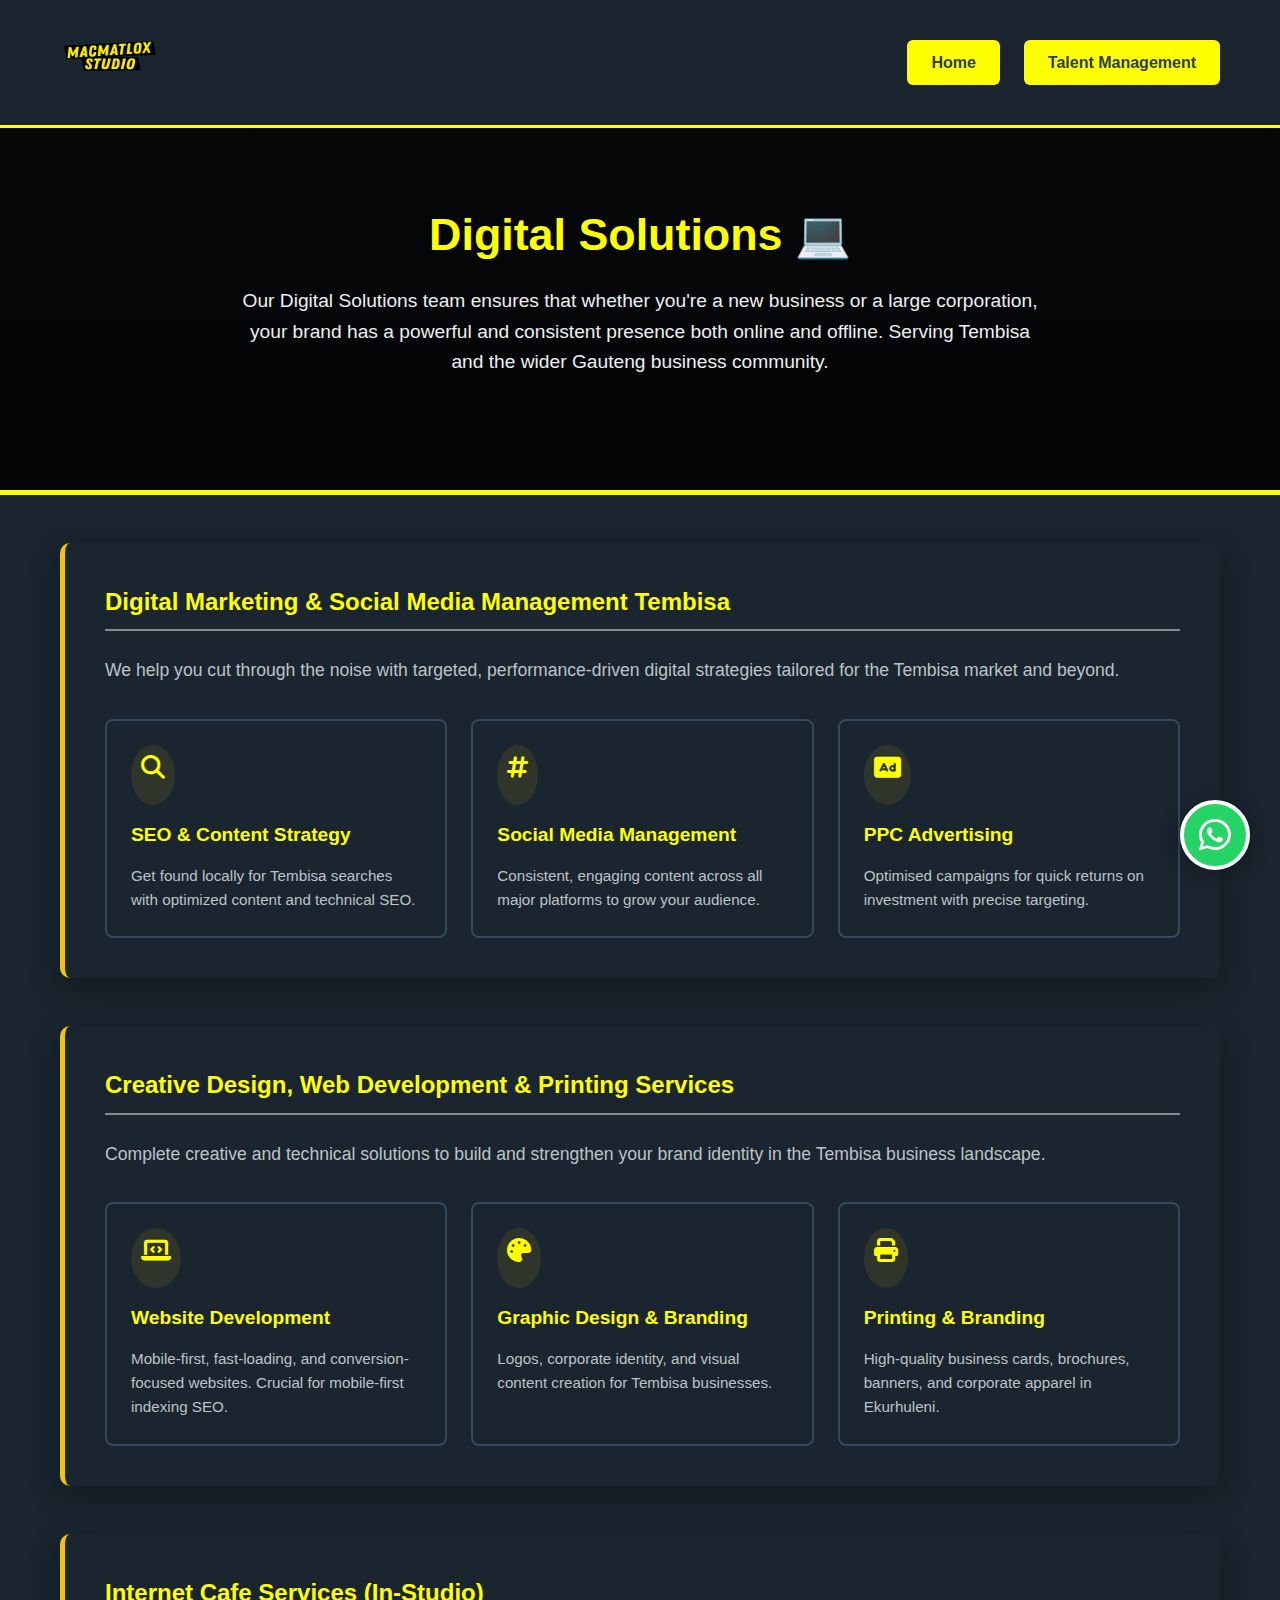
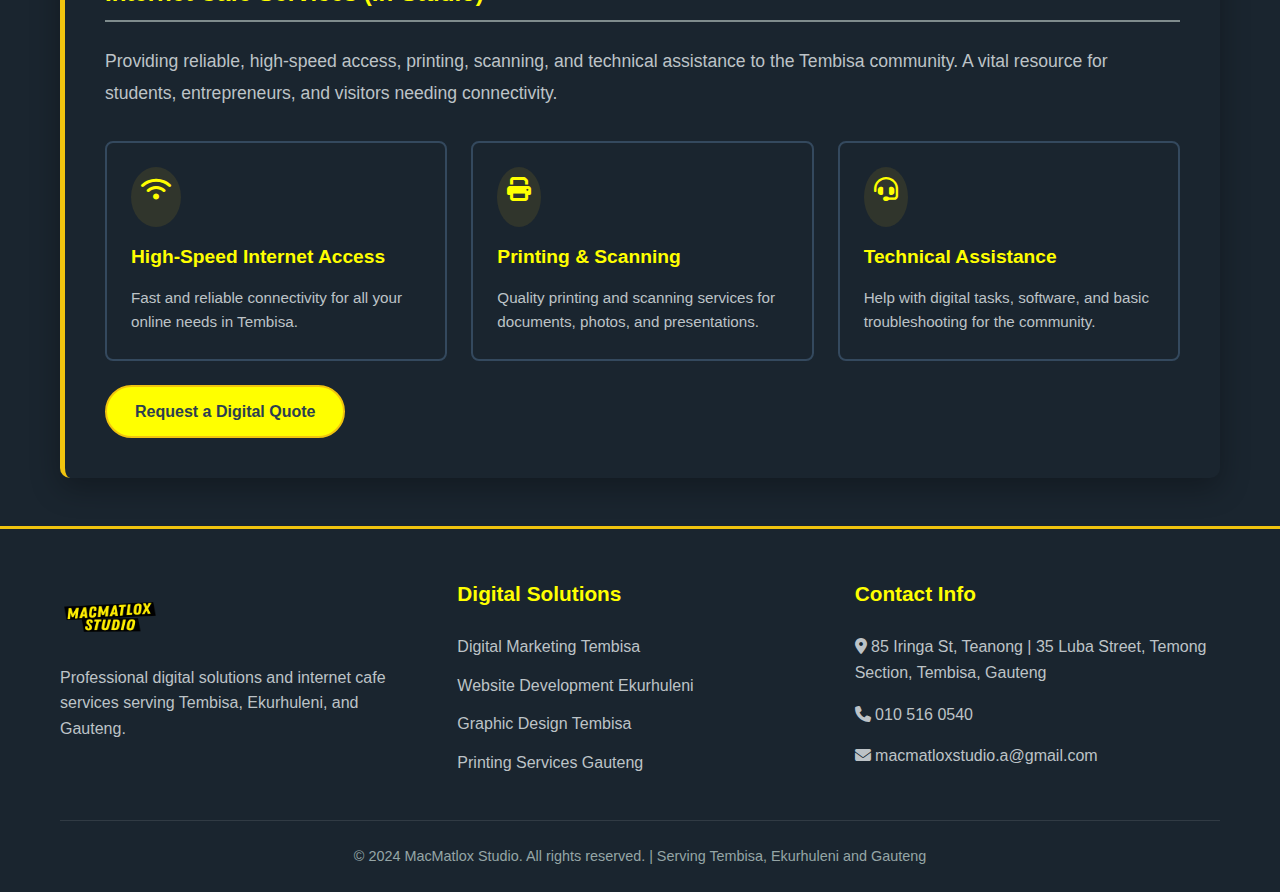
<file: digital.html>
<!DOCTYPE html>
<html lang="en">
<head>
    <meta charset="UTF-8">
    <meta name="viewport" content="width=device-width, initial-scale=1.0">
    
    <!-- SEO Meta Data for Digital Solutions -->
    <title>Digital Marketing, Website Development & Branding Agency in Tembisa | MacMatlox Studio</title>
    <meta name="description" content="Custom Digital Solutions: Social Media Management, SEO, Website Development, Graphic Design, Printing, and Internet Cafe Services for Tembisa businesses.">
    
    <link rel="stylesheet" href="https://cdnjs.cloudflare.com/ajax/libs/font-awesome/6.4.0/css/all.min.css">
    <style>
        * {
            margin: 0;
            padding: 0;
            box-sizing: border-box;
            font-family: 'Segoe UI', Tahoma, Geneva, Verdana, sans-serif;
        }
        
        body {
            background-color: #1a252f;; /* Dark gray/slate */
            color: #ecf0f1;
            line-height: 1.6;
        }
        
        .container {
            max-width: 1200px;
            margin: 0 auto;
            padding: 0 20px;
        }
        
        /* Header & Navigation */
        header {
            background: linear-gradient(135deg, #1a252f 0%, #1a252f 100%);
            color: white;
            padding: 1rem 0;
            position: sticky;
            top: 0;
            z-index: 1000;
            box-shadow: 0 4px 12px rgba(0, 0, 0, 0.1);
            border-bottom: 3px solid yellow; /* Yellow accent */
        }
        
        .header-container {
            display: flex;
            justify-content: space-between;
            align-items: center;
        }
        
        .logo {
            font-size: 1.8rem;
            font-weight: 700;
            color: yellow; /* Yellow */
            display: flex;
            align-items: center;
        }
        
        .logo img {
            border-radius: 5px;
        }
        
        nav ul {
            display: flex;
            list-style: none;
        }
        
        nav ul li {
            margin-left: 1.5rem;
        }
        
        nav ul li a {
            color: white;
            text-decoration: none;
            font-weight: 500;
            transition: all 0.3s;
            padding: 8px 15px;
            border-radius: 4px;
        }
        
        nav ul li a:hover {
            color: yellow; /* Yellow */
            background-color: rgba(241, 196, 15, 0.1);
        }
        
        .nav-button {
            background: yellow; /* Yellow */
            color: #2c3e50; /* Dark slate */
            padding: 0.6rem 1.5rem;
            border-radius: 6px;
            font-weight: 600;
            border: none;
            cursor: pointer;
            transition: all 0.3s;
            text-decoration: none;
            display: inline-block;
        }
        
        .nav-button:hover {
            background: yellow;
            transform: translateY(-2px);
        }
        
        /* Hero Section */
        .hero {
            background: linear-gradient(rgba(0, 0, 0, 0.8), rgba(0, 0, 0, 0.9)), 
                        url('https://images.unsplash.com/photo-1551288049-bebda4e38f71?ixlib=rb-1.2.1&auto=format&fit=crop&w=1350&q=80');
            background-size: cover;
            background-position: center;
            color: white;
            padding: 5rem 0;
            text-align: center;
            margin-bottom: 3rem;
            border-bottom: 5px solid yellow;
        }
        
        .hero h1 {
            font-size: 2.8rem;
            margin-bottom: 1.5rem;
            line-height: 1.2;
            color: yellow; /* Yellow */
        }
        
        .hero p {
            font-size: 1.2rem;
            max-width: 800px;
            margin: 0 auto 2rem;
            color: #ecf0f1;
        }
        
        /* Main Content Sections */
        .section {
            background: linear-gradient(145deg, #1a252f, #1a252f,); /* Gray slate gradient */
            border-radius: 10px;
            padding: 2.5rem;
            margin-bottom: 3rem;
            box-shadow: 0 10px 30px rgba(0, 0, 0, 0.3);
            border-left: 5px solid #f1c40f; /* Yellow accent */
        }
        
        .section h2 {
            color: yellow; /* Yellow */
            margin-bottom: 1.5rem;
            padding-bottom: 0.5rem;
            border-bottom: 2px solid #7f8c8d; /* Gray */
        }
        
        .intro {
            font-size: 1.1rem;
            color: #bdc3c7; /* Light gray */
            margin-bottom: 2rem;
            line-height: 1.8;
        }
        
        /* Services Grid */
        .services-grid {
            display: grid;
            grid-template-columns: repeat(auto-fill, minmax(280px, 1fr));
            gap: 1.5rem;
            margin-top: 1.5rem;
        }
        
        .service-card {
            background: #1a252f;; /* Dark slate */
            padding: 1.5rem;
            border-radius: 8px;
            border: 2px solid #34495e; /* Medium gray */
            transition: all 0.3s;
            color: #ecf0f1;
        }
        
        .service-card:hover {
            border-color: yellow; /* Yellow on hover */
            transform: translateY(-5px);
            box-shadow: 0 10px 20px rgba(241, 196, 15, 0.2);
        }
        
        .service-card h3 {
            color: yellow; /* Yellow */
            margin-bottom: 0.8rem;
            font-size: 1.2rem;
        }
        
        .service-card p {
            color: #bdc3c7; /* Light gray */
            font-size: 0.95rem;
        }
        
        .service-card i {
            font-size: 1.5rem;
            margin-bottom: 1rem;
            color: yellow; /* Yellow */
        }
        
        /* CTA Buttons */
        .cta-button {
            display: inline-block;
            background-color: yellow; /* Yellow */
            color: #2c3e50; /* Dark slate */
            padding: 12px 28px;
            border-radius: 50px;
            text-decoration: none;
            font-weight: 700;
            margin-top: 1.5rem;
            transition: all 0.3s;
            border: 2px solid #f1c40f;
        }
        
        .cta-button:hover {
            background-color: transparent;
            color: yellow;
            transform: translateY(-3px);
            box-shadow: 0 5px 15px rgba(241, 196, 15, 0.4);
        }
        
        /* Footer */
        footer {
            background-color: #1a252f;
            color: white;
            padding: 3rem 0 1.5rem;
            margin-top: 3rem;
            border-top: 3px solid #f1c40f;
        }
        
        .footer-container {
            display: grid;
            grid-template-columns: repeat(auto-fit, minmax(250px, 1fr));
            gap: 2rem;
            margin-bottom: 2rem;
        }
        
        .footer-column h3 {
            color: yellow;
            margin-bottom: 1.5rem;
            font-size: 1.3rem;
        }
        
        .footer-column ul {
            list-style: none;
        }
        
        .footer-column ul li {
            margin-bottom: 0.8rem;
        }
        
        .footer-column ul li a {
            color: #bdc3c7;
            text-decoration: none;
            transition: color 0.3s;
        }
        
        .footer-column ul li a:hover {
            color: yellow;
        }
        
        .footer-column p {
            color: #bdc3c7;
            margin-bottom: 1rem;
        }
        
        .copyright {
            text-align: center;
            padding-top: 1.5rem;
            border-top: 1px solid rgba(255, 255, 255, 0.1);
            color: #95a5a6;
            font-size: 0.9rem;
        }
        
        /* Responsive Design */
        @media (max-width: 768px) {
            .header-container {
                flex-direction: column;
                text-align: center;
            }
            
            nav ul {
                margin-top: 1rem;
                flex-wrap: wrap;
                justify-content: center;
            }
            
            nav ul li {
                margin: 0.5rem;
            }
            
            .hero h1 {
                font-size: 2.2rem;
            }
            
            .hero p {
                font-size: 1rem;
            }
            
            .section {
                padding: 1.5rem;
            }
        }
        
        @media (max-width: 480px) {
            .hero {
                padding: 3rem 0;
            }
            
            .hero h1 {
                font-size: 1.8rem;
            }
            
            .services-grid {
                grid-template-columns: 1fr;
            }
        }
        
        /* Additional styling for Digital Solutions */
        .icon-highlight {
            background: rgba(241, 196, 15, 0.1);
            padding: 10px;
            border-radius: 50%;
            display: inline-block;
            margin-bottom: 15px;
        }

             
    /* WhatsApp Floating Button */
.whatsapp-float {
    position: fixed;
    bottom: 30px;
    right: 30px;
    width: 70px;
    height: 70px;
    background-color: #25D366;
    border-radius: 50%;
    display: flex;
    align-items: center;
    justify-content: center;
    box-shadow: 0 4px 20px rgba(0, 0, 0, 0.3);
    z-index: 9999;
    cursor: pointer;
    transition: all 0.3s ease;
    text-decoration: none;
    animation: whatsapp-pulse 2s infinite;
    border: 4px solid white;
}

.whatsapp-float:hover {
    transform: scale(1.1);
    box-shadow: 0 6px 25px rgba(37, 211, 102, 0.5);
    background-color: #128C7E;
}

.whatsapp-float i {
    font-size: 36px;
    color: white;
}

/* WhatsApp icon pulse animation */
@keyframes whatsapp-pulse {
    0% {
        box-shadow: 0 0 0 0 rgba(37, 211, 102, 0.7);
    }
    70% {
        box-shadow: 0 0 0 15px rgba(37, 211, 102, 0);
    }
    100% {
        box-shadow: 0 0 0 0 rgba(37, 211, 102, 0);
    }
}

/* WhatsApp Tooltip */
.whatsapp-tooltip {
    position: fixed;
    bottom: 110px;
    right: 30px;
    background-color: #075E54;
    color: white;
    padding: 10px 15px;
    border-radius: 8px;
    font-size: 14px;
    font-weight: 500;
    white-space: nowrap;
    z-index: 9998;
    opacity: 0;
    transform: translateY(10px);
    transition: all 0.3s ease;
    pointer-events: none;
    box-shadow: 0 4px 15px rgba(0, 0, 0, 0.2);
}

.whatsapp-tooltip:after {
    content: '';
    position: absolute;
    bottom: -8px;
    right: 20px;
    width: 0;
    height: 0;
    border-left: 8px solid transparent;
    border-right: 8px solid transparent;
    border-top: 8px solid #075E54;
}

.whatsapp-float:hover + .whatsapp-tooltip,
.whatsapp-tooltip.show {
    opacity: 1;
    transform: translateY(0);
}
    </style>
</head>
<body>
    <!-- Header & Navigation -->
    <header>
        <div class="container header-container">
            <div class="logo">
               <a href="https://obrey-matlou.github.io/MacMatloxStudio_Website/Index.html"><img src="assets/logo.avif" height="80px" width="100px" alt="MacMatlox Studio Logo"></a> 
            </div>
            <nav>
                <ul>
                    <li><a href="https://obrey-matlou.github.io/MacMatloxStudio_Website/Index.html" class="nav-button">Home</a></li>
                    <li><a href="https://obrey-matlou.github.io/MacMatloxStudio_Website/Talent.html" class="nav-button">Talent Management</a></li>
                </ul>
            </nav>
        </div>
    </header>

    <!-- Hero Section -->
    <section class="hero">
        <div class="container">
            <h1>Digital Solutions 💻</h1>
            <p>Our Digital Solutions team ensures that whether you're a new business or a large corporation, your brand has a powerful and consistent presence both online and offline. Serving Tembisa and the wider Gauteng business community.</p>
        </div>
    </section>

    <!-- Main Content -->
    <div class="container">
        <!-- Section 1: Digital Marketing & Online Presence -->
        <section class="section">
            <h2>Digital Marketing & Social Media Management Tembisa</h2>
            <p class="intro">We help you cut through the noise with targeted, performance-driven digital strategies tailored for the Tembisa market and beyond.</p>
            
            <div class="services-grid">
                <div class="service-card">
                    <div class="icon-highlight">
                        <i class="fas fa-search"></i>
                    </div>
                    <h3>SEO & Content Strategy</h3>
                    <p>Get found locally for Tembisa searches with optimized content and technical SEO.</p>
                </div>
                <div class="service-card">
                    <div class="icon-highlight">
                        <i class="fas fa-hashtag"></i>
                    </div>
                    <h3>Social Media Management</h3>
                    <p>Consistent, engaging content across all major platforms to grow your audience.</p>
                </div>
                <div class="service-card">
                    <div class="icon-highlight">
                        <i class="fas fa-ad"></i>
                    </div>
                    <h3>PPC Advertising</h3>
                    <p>Optimised campaigns for quick returns on investment with precise targeting.</p>
                </div>
            </div>
        </section>
        
        <!-- Section 2: Design, Print, & Development -->
        <section class="section">
            <h2>Creative Design, Web Development & Printing Services</h2>
            <p class="intro">Complete creative and technical solutions to build and strengthen your brand identity in the Tembisa business landscape.</p>
            
            <div class="services-grid">
                <div class="service-card">
                    <div class="icon-highlight">
                        <i class="fas fa-laptop-code"></i>
                    </div>
                    <h3>Website Development</h3>
                    <p>Mobile-first, fast-loading, and conversion-focused websites. Crucial for mobile-first indexing SEO.</p>
                </div>
                <div class="service-card">
                    <div class="icon-highlight">
                        <i class="fas fa-palette"></i>
                    </div>
                    <h3>Graphic Design & Branding</h3>
                    <p>Logos, corporate identity, and visual content creation for Tembisa businesses.</p>
                </div>
                <div class="service-card">
                    <div class="icon-highlight">
                        <i class="fas fa-print"></i>
                    </div>
                    <h3>Printing & Branding</h3>
                    <p>High-quality business cards, brochures, banners, and corporate apparel in Ekurhuleni.</p>
                </div>
            </div>
        </section>
        
        <!-- Section 3: Community Access -->
        <section class="section">
            <h2>Internet Cafe Services (In-Studio)</h2>
            <p class="intro">Providing reliable, high-speed access, printing, scanning, and technical assistance to the Tembisa community. A vital resource for students, entrepreneurs, and visitors needing connectivity.</p>
            
            <div class="services-grid">
                <div class="service-card">
                    <div class="icon-highlight">
                        <i class="fas fa-wifi"></i>
                    </div>
                    <h3>High-Speed Internet Access</h3>
                    <p>Fast and reliable connectivity for all your online needs in Tembisa.</p>
                </div>
                <div class="service-card">
                    <div class="icon-highlight">
                        <i class="fas fa-print"></i>
                    </div>
                    <h3>Printing & Scanning</h3>
                    <p>Quality printing and scanning services for documents, photos, and presentations.</p>
                </div>
                <div class="service-card">
                    <div class="icon-highlight">
                        <i class="fas fa-headset"></i>
                    </div>
                    <h3>Technical Assistance</h3>
                    <p>Help with digital tasks, software, and basic troubleshooting for the community.</p>
                </div>
            </div>
            
            <a href="https://wa.me/27686451330?text=Hello%20MacMatlox%20Studio!%20I'd%20like%20to%20book%20a%20Request a Digital Quote." class="cta-button">Request a Digital Quote</a>
        </section>
    </div>
<!-- WhatsApp Floating Button -->
    <a href="https://wa.me/27686451330?text=Hello%20MacMatlox%20Studio!%20I'd%20like%20to%20book%20a%20consultation." 
       target="_blank" 
       class="whatsapp-float"
       aria-label="Chat with us on WhatsApp">
        <i class="fab fa-whatsapp"></i>
    </a>
    <div class="whatsapp-tooltip">Chat with us on WhatsApp!</div>
    <!-- Footer -->
        <!-- Footer -->
    <footer>
        <div class="container">
            <div class="footer-container">
                <div class="footer-column">
                  <a href="https://obrey-matlou.github.io/MacMatloxStudio_Website/Index.html"><img src="assets/logo.avif" height="80px" width="100px" alt="MacMatlox Studio Logo"></a> 
                    <p>Professional digital solutions and internet cafe services serving Tembisa, Ekurhuleni, and Gauteng.</p>
                </div>
                <div class="footer-column">
                    <h3>Digital Solutions</h3>
                    <ul>
                        <li><a href="https://obrey-matlou.github.io/MacMatloxStudio_Website/digital.html">Digital Marketing Tembisa</a></li>
                        <li><a href="https://obrey-matlou.github.io/MacMatloxStudio_Website/digital.html">Website Development Ekurhuleni</a></li>
                        <li><a href="https://obrey-matlou.github.io/MacMatloxStudio_Website/digital.html">Graphic Design Tembisa</a></li>
                        <li><a href="https://obrey-matlou.github.io/MacMatloxStudio_Website/digital.html">Printing Services Gauteng</a></li>
                    </ul>
                </div>
                <div class="footer-column">
                    <h3>Contact Info</h3>
                    <p>
                        <a href="https://www.google.com/maps/search/?api=1&query=85+Iringa+St,+Teanong+Tembisa+Gauteng" target="_blank" style="color: #bdc3c7; text-decoration: none;">
                            <i class="fas fa-map-marker-alt"></i> 85 Iringa St, Teanong | 35 Luba Street, Temong Section, Tembisa, Gauteng
                        </a>
                    </p>
                    <p>
                        <a href="tel:0105160540" style="color: #bdc3c7; text-decoration: none;">
                            <i class="fas fa-phone"></i> 010 516 0540
                        </a>
                    </p>
                    <p>
                        <a href="mailto:macmatloxstudio.a@gmail.com" style="color: #bdc3c7; text-decoration: none;">
                            <i class="fas fa-envelope"></i> macmatloxstudio.a@gmail.com
                        </a>
                    </p>
                </div>
            </div>
            <div class="copyright">
                <p>&copy; 2024 MacMatlox Studio. All rights reserved. | Serving Tembisa, Ekurhuleni and Gauteng</p>
            </div>
        </div>
    </footer>

    <script>
        // WhatsApp button functionality
        document.addEventListener('DOMContentLoaded', function() {
            // Set up WhatsApp booking buttons
            const whatsappButtons = document.querySelectorAll('[id*="whatsapp-book-btn"]');
            const whatsappNumber = "27686451330"; // Your WhatsApp number (with country code, no +)
            const defaultMessage = "Hello MacMatlox Studio! I'd like to book a consultation.";
            
            whatsappButtons.forEach(button => {
                button.addEventListener('click', function() {
                    const whatsappUrl = `https://wa.me/${whatsappNumber}?text=${encodeURIComponent(defaultMessage)}`;
                    window.open(whatsappUrl, '_blank');
                });
            });
            
            // Show/hide WhatsApp tooltip
            const whatsappFloat = document.querySelector('.whatsapp-float');
            const whatsappTooltip = document.querySelector('.whatsapp-tooltip');
            
            let tooltipTimeout;
            
            whatsappFloat.addEventListener('mouseenter', function() {
                clearTimeout(tooltipTimeout);
                whatsappTooltip.classList.add('show');
            });
            
            whatsappFloat.addEventListener('mouseleave', function() {
                tooltipTimeout = setTimeout(() => {
                    whatsappTooltip.classList.remove('show');
                }, 300);
            });
            
            // Hide tooltip when clicked
            whatsappFloat.addEventListener('click', function() {
                whatsappTooltip.classList.remove('show');
            });
            
            // Smooth scrolling for anchor links
            document.querySelectorAll('a[href^="#"]').forEach(anchor => {
                anchor.addEventListener('click', function(e) {
                    e.preventDefault();
                    const targetId = this.getAttribute('href');
                    if (targetId === '#') return;
                    
                    const targetElement = document.querySelector(targetId);
                    if (targetElement) {
                        window.scrollTo({
                            top: targetElement.offsetTop - 80,
                            behavior: 'smooth'
                        });
                    }
                });
            });
        })
        </script>
</body>
</html>
</file>
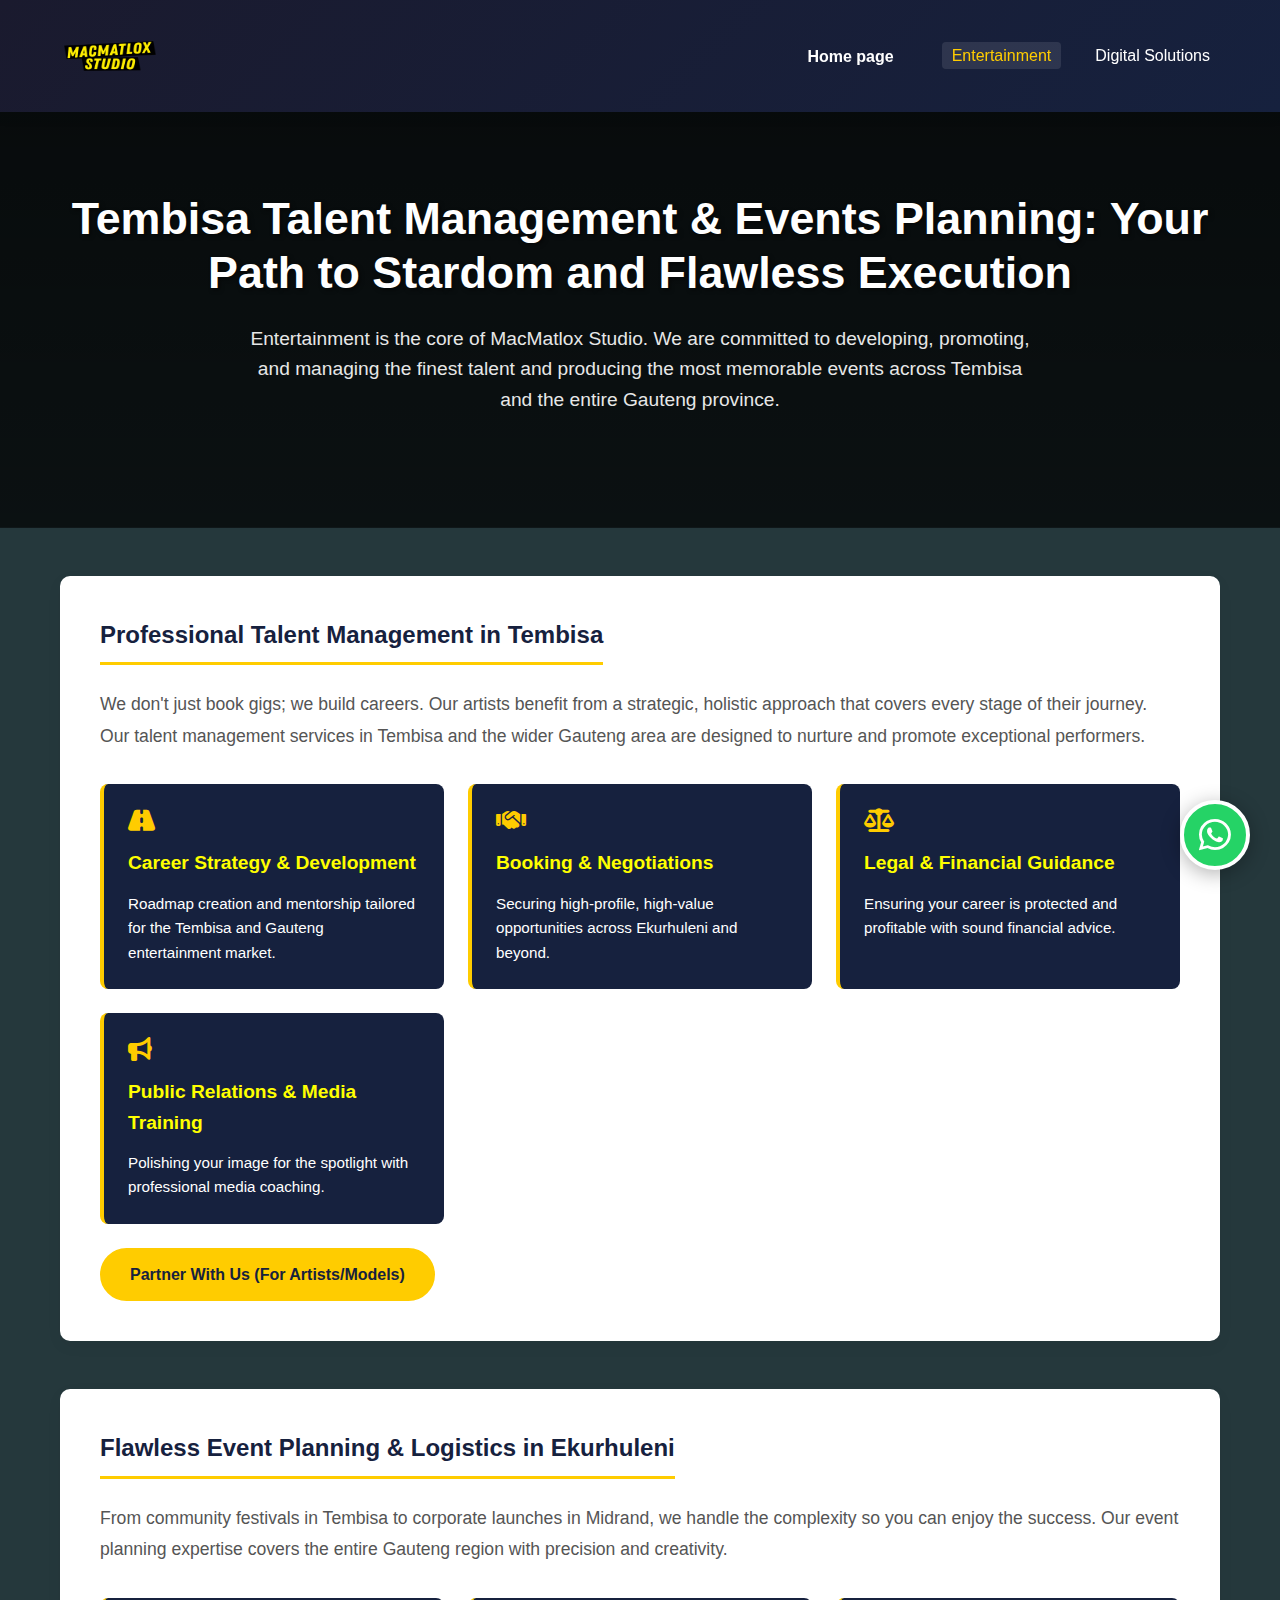
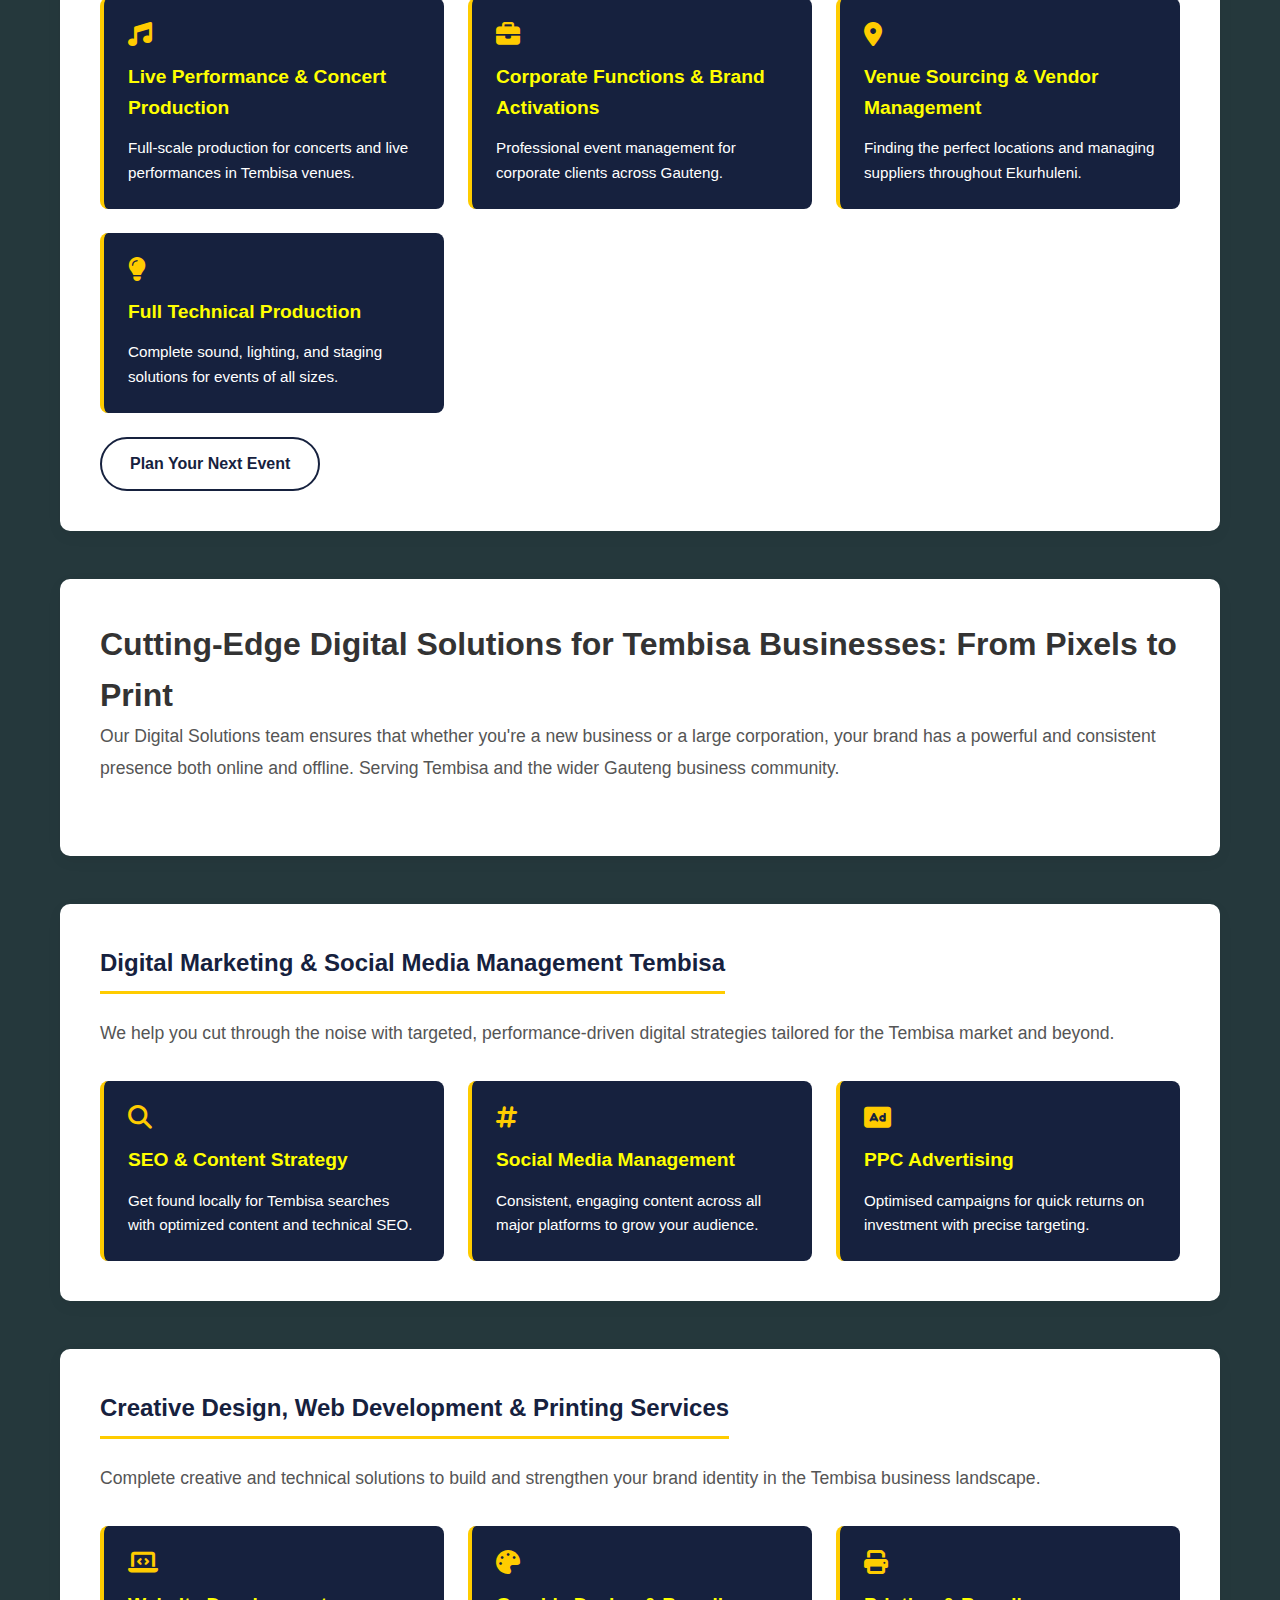
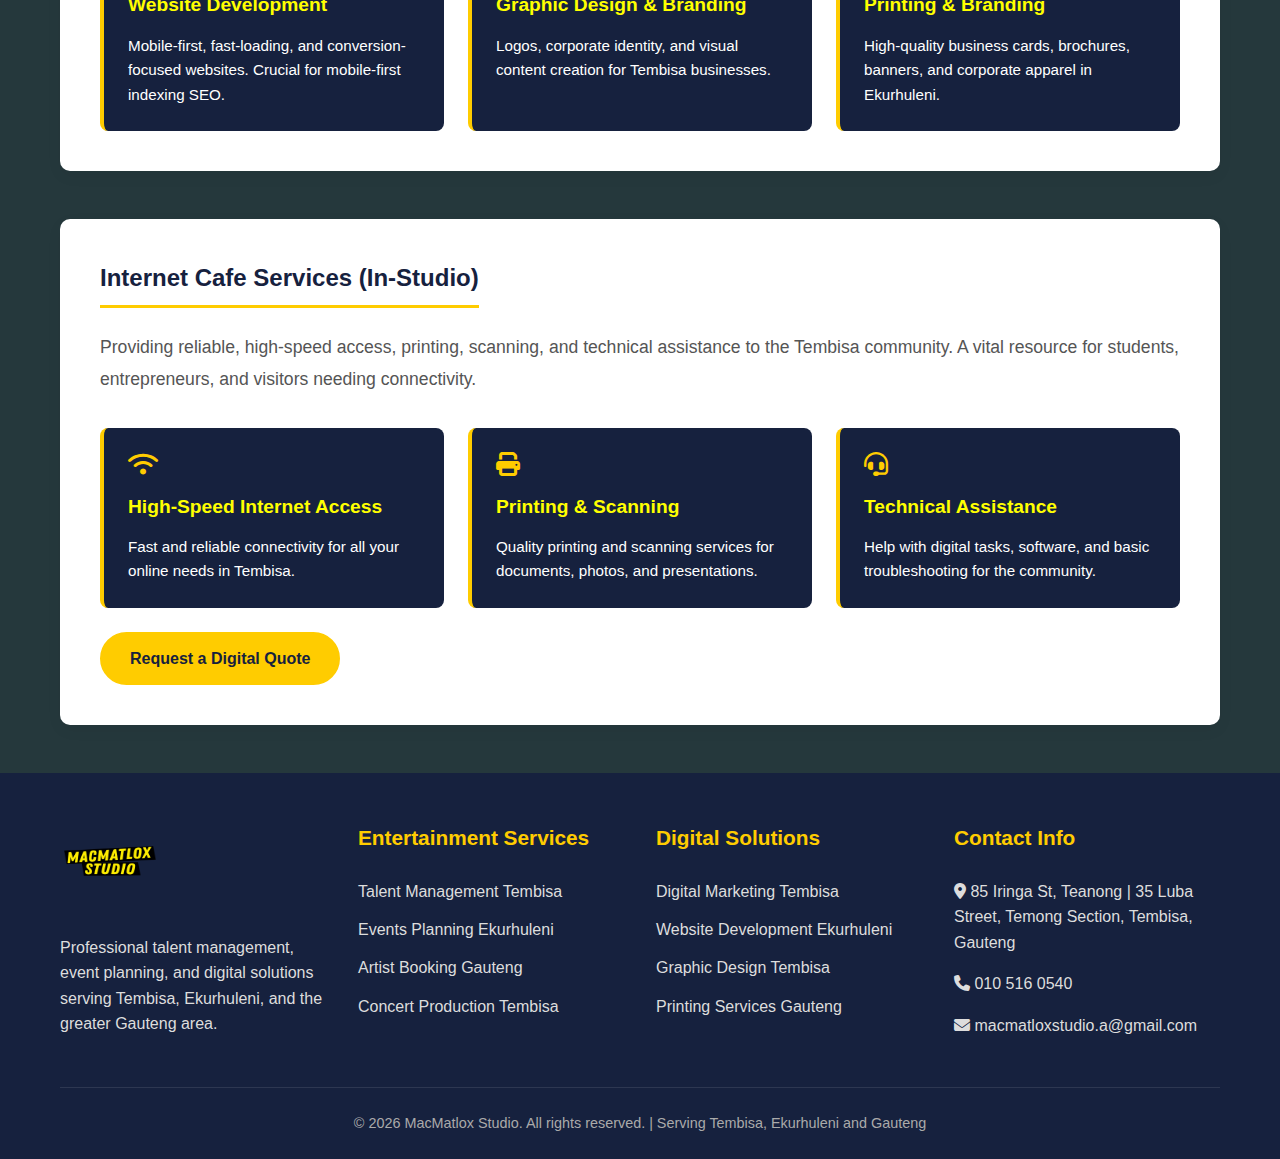
<file: services.html>
<!DOCTYPE html>
<html lang="en">
<head>
    <meta charset="UTF-8">
    <meta name="viewport" content="width=device-width, initial-scale=1.0">
    
    <!-- SEO Meta Data for Entertainment Page -->
    <title>Professional Talent Management & Events Planning Services in Tembisa</title>
    <meta name="description" content="MacMatlox Studio offers expert Talent Management (Artist Management, Booking) and flawless Events Planning (Logistics, Production) for Tembisa and Gauteng.">
    <link href="css/main.css">
    <!-- SEO Meta Data for Digital Solutions Page -->
    <meta property="og:title" content="Digital Marketing, Website Development & Branding Agency Tembisa">
    <meta property="og:description" content="Custom Digital Solutions: Social Media Management, SEO, Website Development, Graphic Design, Printing, and Internet Cafe Services for Tembisa businesses.">
    
    <link rel="stylesheet" href="https://cdnjs.cloudflare.com/ajax/libs/font-awesome/6.4.0/css/all.min.css">
    <style>


/* WhatsApp Floating Button */
        .whatsapp-float {
            position: fixed;
            bottom: 30px;
            right: 30px;
            width: 70px;
            height: 70px;
            background-color: #25D366;
            border-radius: 50%;
            display: flex;
            align-items: center;
            justify-content: center;
            box-shadow: 0 4px 20px rgba(0, 0, 0, 0.3);
            z-index: 9999;
            cursor: pointer;
            transition: all 0.3s ease;
            text-decoration: none;
            animation: whatsapp-pulse 2s infinite;
            border: 4px solid white;
        }

        .whatsapp-float:hover {
            transform: scale(1.1);
            box-shadow: 0 6px 25px rgba(37, 211, 102, 0.5);
            background-color: #128C7E;
        }

        .whatsapp-float i {
            font-size: 36px;
            color: white;
        }

        /* WhatsApp icon pulse animation */
        @keyframes whatsapp-pulse {
            0% {
                box-shadow: 0 0 0 0 rgba(37, 211, 102, 0.7);
            }
            70% {
                box-shadow: 0 0 0 15px rgba(37, 211, 102, 0);
            }
            100% {
                box-shadow: 0 0 0 0 rgba(37, 211, 102, 0);
            }
        }

        /* WhatsApp Tooltip */
        .whatsapp-tooltip {
            position: fixed;
            bottom: 110px;
            right: 30px;
            background-color: #075E54;
            color: white;
            padding: 10px 15px;
            border-radius: 8px;
            font-size: 14px;
            font-weight: 500;
            white-space: nowrap;
            z-index: 9998;
            opacity: 0;
            transform: translateY(10px);
            transition: all 0.3s ease;
            pointer-events: none;
            box-shadow: 0 4px 15px rgba(0, 0, 0, 0.2);
        }

        .whatsapp-tooltip:after {
            content: '';
            position: absolute;
            bottom: -8px;
            right: 20px;
            width: 0;
            height: 0;
            border-left: 8px solid transparent;
            border-right: 8px solid transparent;
            border-top: 8px solid #075E54;
        }

        .whatsapp-float:hover + .whatsapp-tooltip,
        .whatsapp-tooltip.show {
            opacity: 1;
            transform: translateY(0);
        }

        /* Responsive WhatsApp button */
        @media (max-width: 768px) {
            .whatsapp-float {
                width: 60px;
                height: 60px;
                bottom: 20px;
                right: 20px;
            }
            
            .whatsapp-float i {
                font-size: 30px;
            }
            
            .whatsapp-tooltip {
                bottom: 90px;
                right: 20px;
                font-size: 12px;
                padding: 8px 12px;
            }
        }
    
        * {
            margin: 0;
            padding: 0;
            box-sizing: border-box;
            font-family: 'Segoe UI', Tahoma, Geneva, Verdana, sans-serif;
        }
        
        body {
            background-color:  #25383C;
            color: #333;
            line-height: 1.6;
        }
        
        .container {
            max-width: 1200px;
            margin: 0 auto;
            padding: 0 20px;
        }
        
        /* Header & Navigation */
        header {
            background: linear-gradient(135deg, #1a1a2e 0%, #16213e 100%);
            color: white;
            padding: 1rem 0;
            position: sticky;
            top: 0;
            z-index: 1000;
            box-shadow: 0 4px 12px rgba(0, 0, 0, 0.1);
        }
        
        .header-container {
            display: flex;
            justify-content: space-between;
            align-items: center;
        }
        
        .logo {
            font-size: 1.8rem;
            font-weight: 700;
            color: #ffcc00;
            display: flex;
            align-items: center;
        }
        
        .logo i {
            margin-right: 10px;
        }
        
        nav ul {
            display: flex;
            list-style: none;
        }
        
        nav ul li {
            margin-left: 1.5rem;
        }
        
        nav ul li a {
            color: white;
            text-decoration: none;
            font-weight: 500;
            transition: color 0.3s;
            padding: 5px 10px;
            border-radius: 4px;
        }
        
        nav ul li a:hover, nav ul li a.active {
            color: #ffcc00;
            background-color: rgba(255, 255, 255, 0.1);
        }
        
        /* Hero Section */
        .hero {
            background: linear-gradient(rgba(0, 0, 0, 0.8), rgba(0, 0, 0, 0.7)), url('https://images.unsplash.com/photo-1516450360452-9312f5e86fc7?ixlib=rb-1.2.1&auto=format&fit=crop&w=1350&q=80');
            background-size: cover;
            background-position: center;
            color: white;
            padding: 5rem 0;
            text-align: center;
            margin-bottom: 3rem;
        }
        
        .hero h1 {
            font-size: 2.8rem;
            margin-bottom: 1.5rem;
            line-height: 1.2;
            text-shadow: 2px 2px 4px rgba(0, 0, 0, 0.5);
        }
        
        .hero p {
            font-size: 1.2rem;
            max-width: 800px;
            margin: 0 auto 2rem;
            opacity: 0.9;
        }
        
        /* Main Content Sections */
        .page-content {
            display: none;
        }
        
        .page-content.active {
            display: block;
        }
        
        .section {
            background-color: white;
            border-radius: 10px;
            padding: 2.5rem;
            margin-bottom: 3rem;
            box-shadow: 0 5px 15px rgba(0, 0, 0, 0.05);
            transition: transform 0.3s, box-shadow 0.3s;
        }
        
        .section:hover {
            transform: translateY(-5px);
            box-shadow: 0 8px 25px rgba(0, 0, 0, 0.1);
        }
        
        .section h2 {
            color: #16213e;
            margin-bottom: 1.5rem;
            padding-bottom: 0.5rem;
            border-bottom: 3px solid #ffcc00;
            display: inline-block;
        }
        
        .intro {
            font-size: 1.1rem;
            color: #555;
            margin-bottom: 2rem;
            line-height: 1.8;
        }
        
        /* Services Grid */
        .services-grid {
            display: grid;
            grid-template-columns: repeat(auto-fill, minmax(280px, 1fr));
            gap: 1.5rem;
            margin-top: 1.5rem;
        }
        
        .service-card {
            background-color: #16213e;
            padding: 1.5rem;
            border-radius: 8px;
            border-left: 4px solid #ffcc00;
            transition: all 0.3s;
            color: white;
        }
        
        .service-card:hover {
            background-color: #16213e;
            color: yellow;
            transform: translateX(5px);
        }
        
        .service-card:hover h3 {
            color: #ffcc00;
        }
        
        .service-card h3 {
            color: yellow;
            margin-bottom: 0.8rem;
            font-size: 1.2rem;
        }
        
        .service-card p {
            font-size: 0.95rem;
        }
        
        .service-card i {
            font-size: 1.5rem;
            margin-bottom: 1rem;
            color: #ffcc00;
        }
        
        /* CTA Buttons */
        .cta-button {
            display: inline-block;
            background-color: #ffcc00;
            color: #16213e;
            padding: 12px 28px;
            border-radius: 50px;
            text-decoration: none;
            font-weight: 700;
            margin-top: 1.5rem;
            transition: all 0.3s;
            border: 2px solid #ffcc00;
        }
        
        .cta-button:hover {
            background-color: transparent;
            color: #ffcc00;
        }
        
        .secondary-cta {
            background-color: transparent;
            color: #16213e;
            border: 2px solid #16213e;
        }
        
        .secondary-cta:hover {
            background-color: #16213e;
            color: white;
        }
        
        /* Footer */
        footer {
            background-color: #16213e;
            color: white;
            padding: 3rem 0 1.5rem;
            margin-top: 3rem;
        }
        
        .footer-container {
            display: grid;
            grid-template-columns: repeat(auto-fit, minmax(250px, 1fr));
            gap: 2rem;
            margin-bottom: 2rem;
        }
        
        .footer-column h3 {
            color: #ffcc00;
            margin-bottom: 1.5rem;
            font-size: 1.3rem;
        }
        
        .footer-column ul {
            list-style: none;
        }
        
        .footer-column ul li {
            margin-bottom: 0.8rem;
        }
        
        .footer-column ul li a {
            color: #ddd;
            text-decoration: none;
            transition: color 0.3s;
        }
        
        .footer-column ul li a:hover {
            color: #ffcc00;
        }
        
        .footer-column p {
            color: #ddd;
            margin-bottom: 1rem;
        }
        
        .copyright {
            text-align: center;
            padding-top: 1.5rem;
            border-top: 1px solid rgba(255, 255, 255, 0.1);
            color: #aaa;
            font-size: 0.9rem;
        }
        
        /* Responsive Design */
        @media (max-width: 768px) {
            .header-container {
                flex-direction: column;
                text-align: center;
            }
            
            nav ul {
                margin-top: 1rem;
                flex-wrap: wrap;
                justify-content: center;
            }
            
            nav ul li {
                margin: 0.5rem;
            }
            
            .hero h1 {
                font-size: 2.2rem;
            }
            
            .hero p {
                font-size: 1rem;
            }
            
            .section {
                padding: 1.5rem;
            }
        }
        
        @media (max-width: 480px) {
            .hero {
                padding: 3rem 0;
            }
            
            .hero h1 {
                font-size: 1.8rem;
            }
            
            .services-grid {
                grid-template-columns: 1fr;
            }
        }
        
        /* SEO-focused elements */
        .local-keywords {
            background-color: #f0f7ff;
            padding: 15px;
            border-radius: 8px;
            margin: 20px 0;
            border-left: 4px solid #4dabf7;
        }
        
        .local-keywords h4 {
            color: #1c7ed6;
            margin-bottom: 10px;
        }
        
        .local-keywords p {
            color: #555;
            font-size: 0.95rem;
        }
    </style>
</head>
<body>
    <!-- Header & Navigation -->
    <header>
        <div class="container header-container">
            <div class="logo">
        <img src="assets/logo.avif" height="80px" width="100px" alt="MacMatlox Studio Logo">
            </div>
            <nav>
                <ul>
                  <li><a href="https://obrey-matlou.github.io/MacMatloxStudio_Website/Index.html" style="background: linear-gradient(135deg, var(--yellow) 0%, var(--yellow-dark) 100%); 
               color: var(--dark-slate); padding: 0.6rem 1.5rem; border-radius: 6px; font-weight: 600;">
             Home page            </a></li>  

                    <li><a href="#" class="active" data-page="entertainment">Entertainment</a></li>
                    <li><a href="#" data-page="digital">Digital Solutions</a></li>

                </ul>
            </nav>
        </div>
    </header>

    <!-- Hero Section -->
    <section class="hero">
        <div class="container">
            <h1 id="page-title">Tembisa Talent Management & Events Planning: Your Path to Stardom and Flawless Execution</h1>
            <p id="page-description">Entertainment is the core of MacMatlox Studio. We are committed to developing, promoting, and managing the finest talent and producing the most memorable events across Tembisa and the entire Gauteng province.</p>
        </div>
    </section>

    <!-- Main Content -->
    <div class="container">
        <!-- Entertainment Page Content -->
        <div id="entertainment-page" class="page-content active">
            <!-- SEO Keywords Box -->
           
            
            <!-- Section 1: Dedicated Talent Management -->
            <section class="section">
                <h2>Professional Talent Management in Tembisa</h2>
                <p class="intro">We don't just book gigs; we build careers. Our artists benefit from a strategic, holistic approach that covers every stage of their journey. Our talent management services in Tembisa and the wider Gauteng area are designed to nurture and promote exceptional performers.</p>
                
                <div class="services-grid">
                    <div class="service-card">
                        <i class="fas fa-road"></i>
                        <h3>Career Strategy & Development</h3>
                        <p>Roadmap creation and mentorship tailored for the Tembisa and Gauteng entertainment market.</p>
                    </div>
                    <div class="service-card">
                        <i class="fas fa-handshake"></i>
                        <h3>Booking & Negotiations</h3>
                        <p>Securing high-profile, high-value opportunities across Ekurhuleni and beyond.</p>
                    </div>
                    <div class="service-card">
                        <i class="fas fa-balance-scale"></i>
                        <h3>Legal & Financial Guidance</h3>
                        <p>Ensuring your career is protected and profitable with sound financial advice.</p>
                    </div>
                    <div class="service-card">
                        <i class="fas fa-bullhorn"></i>
                        <h3>Public Relations & Media Training</h3>
                        <p>Polishing your image for the spotlight with professional media coaching.</p>
                    </div>
                </div>
                
                <a href="https://obrey-matlou.github.io/MacMatloxStudio_Website/subscription.html" class="cta-button">Partner With Us (For Artists/Models)</a>
            </section>
            
            <!-- Section 2: Events Planning & Production -->
            <section class="section">
                <h2>Flawless Event Planning & Logistics in Ekurhuleni</h2>
                <p class="intro">From community festivals in Tembisa to corporate launches in Midrand, we handle the complexity so you can enjoy the success. Our event planning expertise covers the entire Gauteng region with precision and creativity.</p>
                
                <div class="services-grid">
                    <div class="service-card">
                        <i class="fas fa-music"></i>
                        <h3>Live Performance & Concert Production</h3>
                        <p>Full-scale production for concerts and live performances in Tembisa venues.</p>
                    </div>
                    <div class="service-card">
                        <i class="fas fa-briefcase"></i>
                        <h3>Corporate Functions & Brand Activations</h3>
                        <p>Professional event management for corporate clients across Gauteng.</p>
                    </div>
                    <div class="service-card">
                        <i class="fas fa-map-marker-alt"></i>
                        <h3>Venue Sourcing & Vendor Management</h3>
                        <p>Finding the perfect locations and managing suppliers throughout Ekurhuleni.</p>
                    </div>
                    <div class="service-card">
                        <i class="fas fa-lightbulb"></i>
                        <h3>Full Technical Production</h3>
                        <p>Complete sound, lighting, and staging solutions for events of all sizes.</p>
                    </div>
                </div>
                
                <a href="https://obrey-matlou.github.io/MacMatloxStudio_Website/bookings.html" class="cta-button secondary-cta">Plan Your Next Event</a>
            </section>
        </div>
        
        <!-- Digital Solutions Page Content -->
        
            <section class="section">
                <h1>Cutting-Edge Digital Solutions for Tembisa Businesses: From Pixels to Print</h1>
                <p class="intro">Our Digital Solutions team ensures that whether you're a new business or a large corporation, your brand has a powerful and consistent presence both online and offline. Serving Tembisa and the wider Gauteng business community.</p>
            </section>
            
            <!-- Section 1: Digital Marketing & Online Presence -->
            <section class="section">
                <h2>Digital Marketing & Social Media Management Tembisa</h2>
                <p class="intro">We help you cut through the noise with targeted, performance-driven digital strategies tailored for the Tembisa market and beyond.</p>
                
                <div class="services-grid">
                    <div class="service-card">
                        <i class="fas fa-search"></i>
                        <h3>SEO & Content Strategy</h3>
                        <p>Get found locally for Tembisa searches with optimized content and technical SEO.</p>
                    </div>
                    <div class="service-card">
                        <i class="fas fa-hashtag"></i>
                        <h3>Social Media Management</h3>
                        <p>Consistent, engaging content across all major platforms to grow your audience.</p>
                    </div>
                    <div class="service-card">
                        <i class="fas fa-ad"></i>
                        <h3>PPC Advertising</h3>
                        <p>Optimised campaigns for quick returns on investment with precise targeting.</p>
                    </div>
                </div>
            </section>
            
            <!-- Section 2: Design, Print, & Development -->
            <section class="section">
                <h2>Creative Design, Web Development & Printing Services</h2>
                <p class="intro">Complete creative and technical solutions to build and strengthen your brand identity in the Tembisa business landscape.</p>
                
                <div class="services-grid">
                    <div class="service-card">
                        <i class="fas fa-laptop-code"></i>
                        <h3>Website Development</h3>
                        <p>Mobile-first, fast-loading, and conversion-focused websites. Crucial for mobile-first indexing SEO.</p>
                    </div>
                    <div class="service-card">
                        <i class="fas fa-palette"></i>
                        <h3>Graphic Design & Branding</h3>
                        <p>Logos, corporate identity, and visual content creation for Tembisa businesses.</p>
                    </div>
                    <div class="service-card">
                        <i class="fas fa-print"></i>
                        <h3>Printing & Branding</h3>
                        <p>High-quality business cards, brochures, banners, and corporate apparel in Ekurhuleni.</p>
                    </div>
                </div>
            </section>
            
            <!-- Section 3: Community Access -->
            <section class="section">
                <h2>Internet Cafe Services (In-Studio)</h2>
                <p class="intro">Providing reliable, high-speed access, printing, scanning, and technical assistance to the Tembisa community. A vital resource for students, entrepreneurs, and visitors needing connectivity.</p>
                
                <div class="services-grid">
                    <div class="service-card">
                        <i class="fas fa-wifi"></i>
                        <h3>High-Speed Internet Access</h3>
                        <p>Fast and reliable connectivity for all your online needs in Tembisa.</p>
                    </div>
                    <div class="service-card">
                        <i class="fas fa-print"></i>
                        <h3>Printing & Scanning</h3>
                        <p>Quality printing and scanning services for documents, photos, and presentations.</p>
                    </div>
                    <div class="service-card">
                        <i class="fas fa-headset"></i>
                        <h3>Technical Assistance</h3>
                        <p>Help with digital tasks, software, and basic troubleshooting for the community.</p>
                    </div>
                </div>
                
                <a href="#" class="cta-button">Request a Digital Quote</a>
            </section>
        </div>
    </div>


        <!-- WhatsApp Floating Button -->
    <a href="https://wa.me/27686451330?text=Hello%20MacMatlox%20Studio!%20I'd%20like%20to%20book%20a%20consultation." 
       target="_blank" 
       class="whatsapp-float"
       aria-label="Chat with us on WhatsApp">
        <i class="fab fa-whatsapp"></i>
    </a>
    <div class="whatsapp-tooltip">Chat with us on WhatsApp!</div>

    <!-- Footer -->
    <footer>
        <div class="container">
            <div class="footer-container">
                <div class="footer-column">
                    <h3>  <img src="assets/logo.avif" height="80px" width="100px" alt="MacMatlox Studio Logo"></h3>
                    <p>Professional talent management, event planning, and digital solutions serving Tembisa, Ekurhuleni, and the greater Gauteng area.</p>
                </div>
                <div class="footer-column">
                    <h3>Entertainment Services</h3>
                    <ul>
                        <li><a href="#">Talent Management Tembisa</a></li>
                        <li><a href="#">Events Planning Ekurhuleni</a></li>
                        <li><a href="#">Artist Booking Gauteng</a></li>
                        <li><a href="#">Concert Production Tembisa</a></li>
                    </ul>
                </div>
                <div class="footer-column">
                    <h3>Digital Solutions</h3>
                    <ul>
                        <li><a href="#">Digital Marketing Tembisa</a></li>
                        <li><a href="#">Website Development Ekurhuleni</a></li>
                        <li><a href="#">Graphic Design Tembisa</a></li>
                        <li><a href="#">Printing Services Gauteng</a></li>
                    </ul>
                </div>
                <div class="footer-column">
                    <h3>Contact Info</h3>
                    <p><i class="fas fa-map-marker-alt"></i> 85 Iringa St, Teanong | 35 Luba Street, Temong Section, Tembisa, Gauteng</p>
                    <p><i class="fas fa-phone"></i> 010 516 0540<p>
                    <p><i class="fas fa-envelope"></i> macmatloxstudio.a@gmail.com</p>
                </div>
            </div>
            <div class="copyright">
                <p>&copy; 2026 MacMatlox Studio. All rights reserved. | Serving Tembisa, Ekurhuleni and Gauteng</p>
            </div>
        </div>
    </footer>

    <script>
        // Page navigation functionality
        document.addEventListener('DOMContentLoaded', function() {
            const navLinks = document.querySelectorAll('nav a');
            const pages = document.querySelectorAll('.page-content');
            const pageTitle = document.getElementById('page-title');
            const pageDescription = document.getElementById('page-description');
            
            // Entertainment page data
            const entertainmentData = {
                title: "Tembisa Talent Management & Events Planning: Your Path to Stardom and Flawless Execution",
                description: "Entertainment is the core of MacMatlox Studio. We are committed to developing, promoting, and managing the finest talent and producing the most memorable events across Tembisa and the entire Gauteng province."
            };
            
            // Digital Solutions page data
            const digitalData = {
                title: "Cutting-Edge Digital Solutions for Tembisa Businesses: From Pixels to Print",
                description: "Our Digital Solutions team ensures that whether you're a new business or a large corporation, your brand has a powerful and consistent presence both online and offline. Serving Tembisa and the wider Gauteng business community."
            };
            
            // Function to switch pages
            function switchPage(pageId) {
                // Hide all pages
                pages.forEach(page => {
                    page.classList.remove('active');
                });
                
                // Show selected page
                document.getElementById(pageId).classList.add('active');
                
                // Update navigation active state
                navLinks.forEach(link => {
                    link.classList.remove('active');
                    if (link.getAttribute('data-page') === pageId.replace('-page', '')) {
                        link.classList.add('active');
                    }
                });
                
                // Update hero section based on page
                if (pageId === 'entertainment-page') {
                    pageTitle.textContent = entertainmentData.title;
                    pageDescription.textContent = entertainmentData.description;
                } else if (pageId === 'digital-page') {
                    pageTitle.textContent = digitalData.title;
                    pageDescription.textContent = digitalData.description;
                }
            }
            
            // Add click event listeners to navigation links
            navLinks.forEach(link => {
                link.addEventListener('click', function(e) {
                    e.preventDefault();
                    const pageId = this.getAttribute('data-page') + '-page';
                    switchPage(pageId);
                });
            });
            
            // CTA button functionality
            document.querySelectorAll('.cta-button').forEach(button => {
                button.addEventListener('click', function(e) {
                    e.preventDefault();
                    alert('Thank you for your interest! Our team will contact you shortly to discuss your requirements.');
                });
            });
        });
    </script>
</body>
</html>
</file>
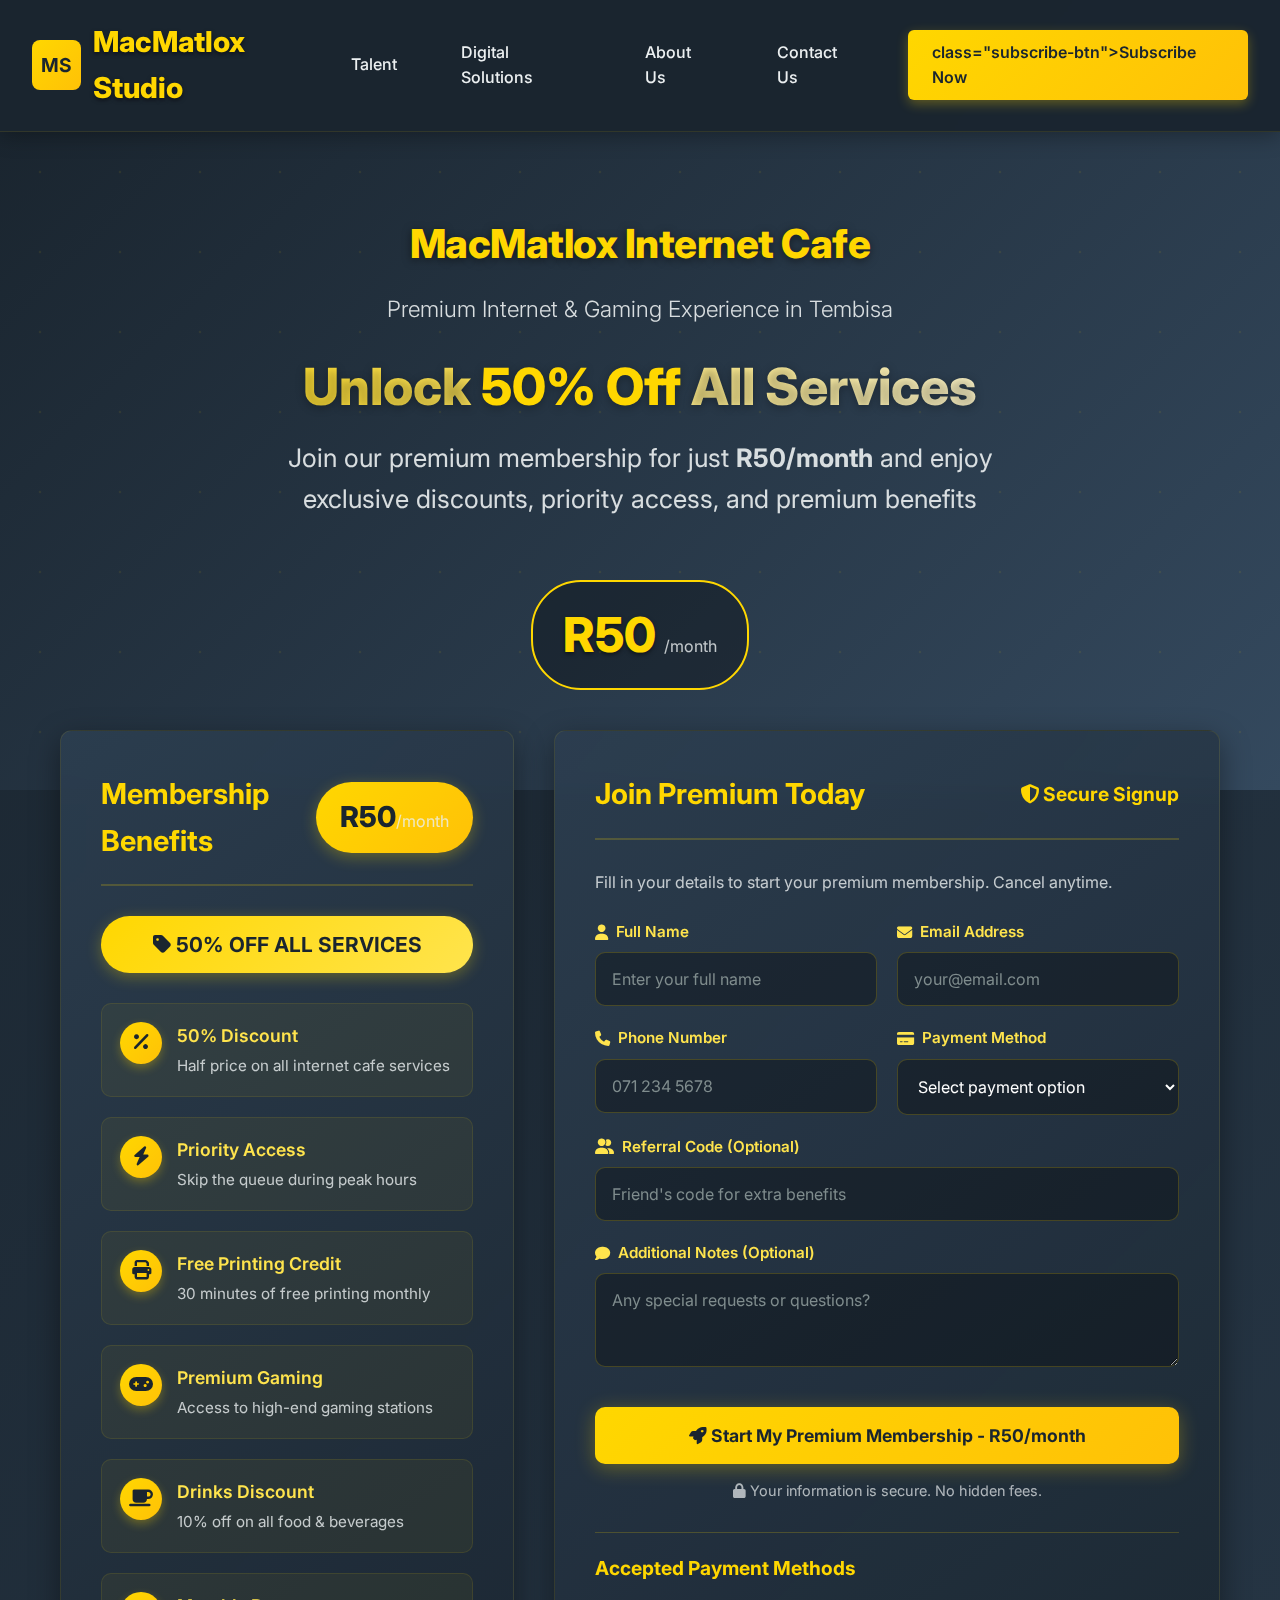
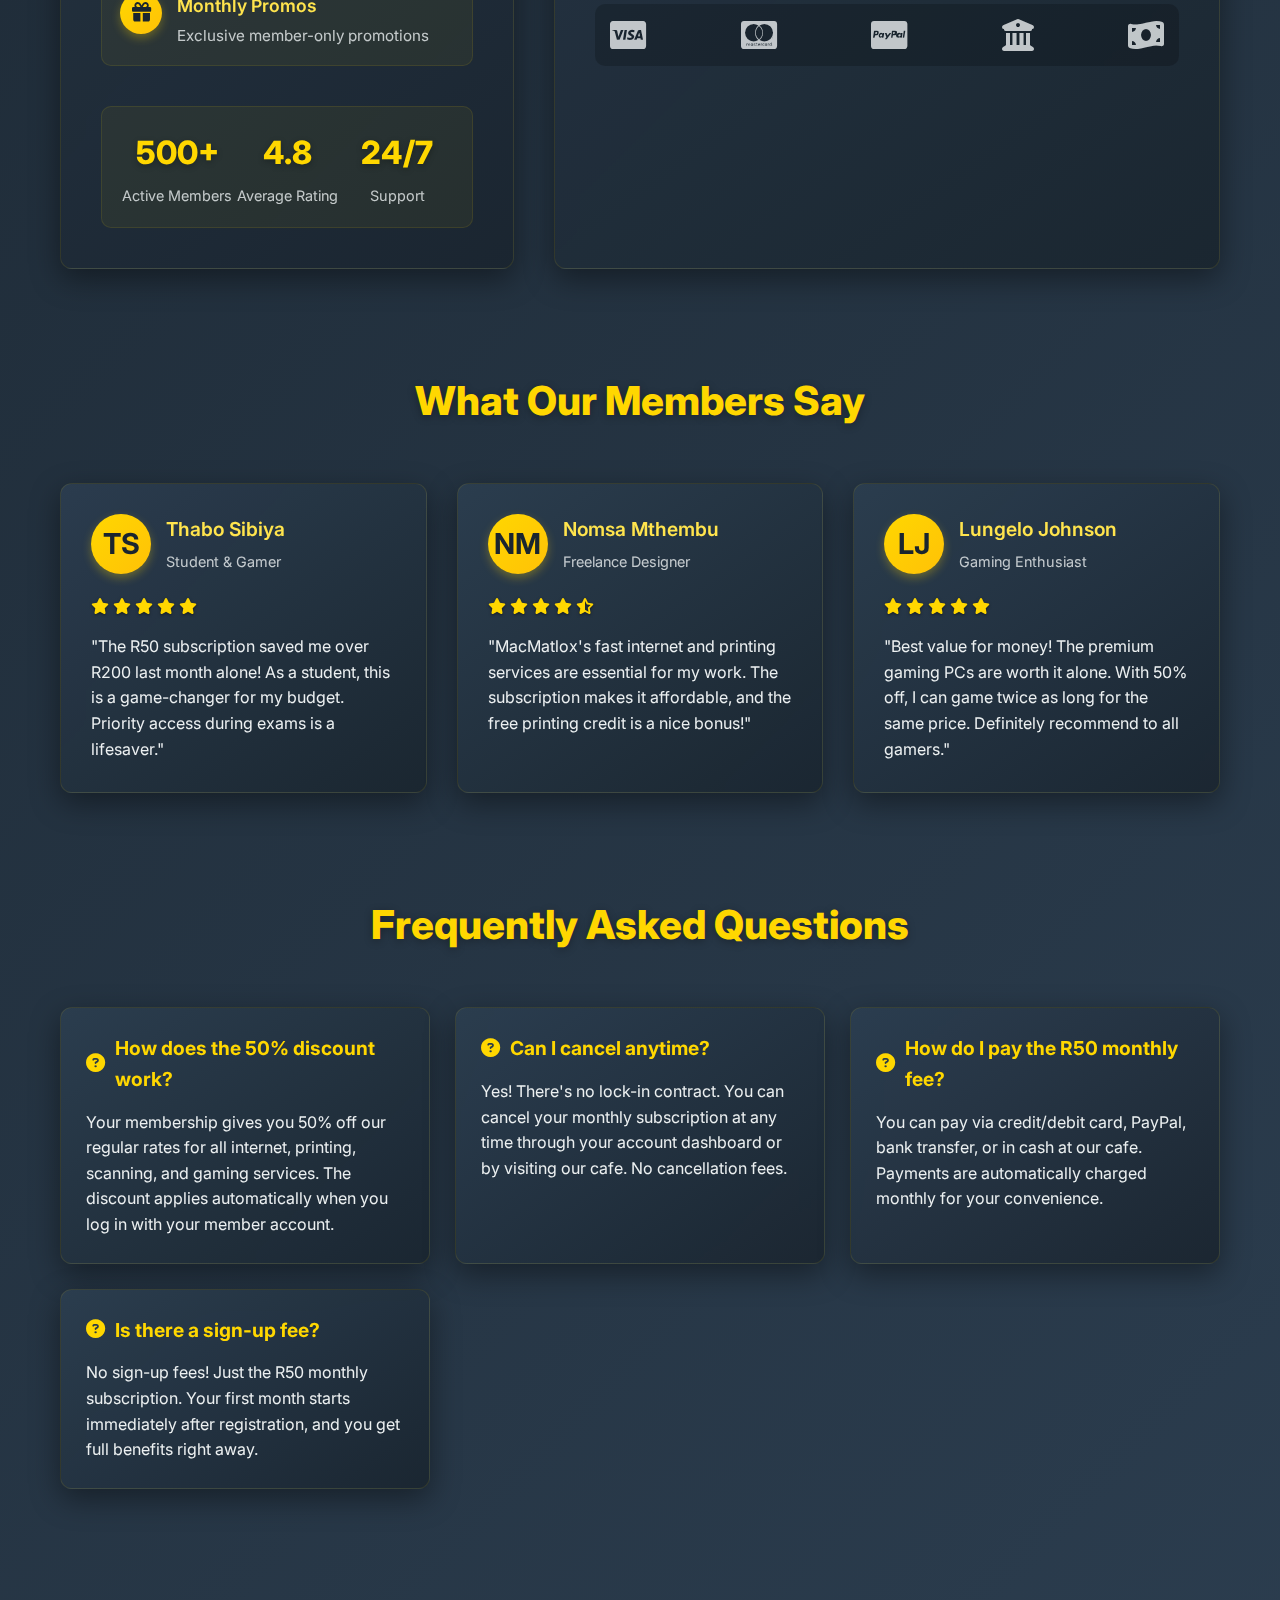
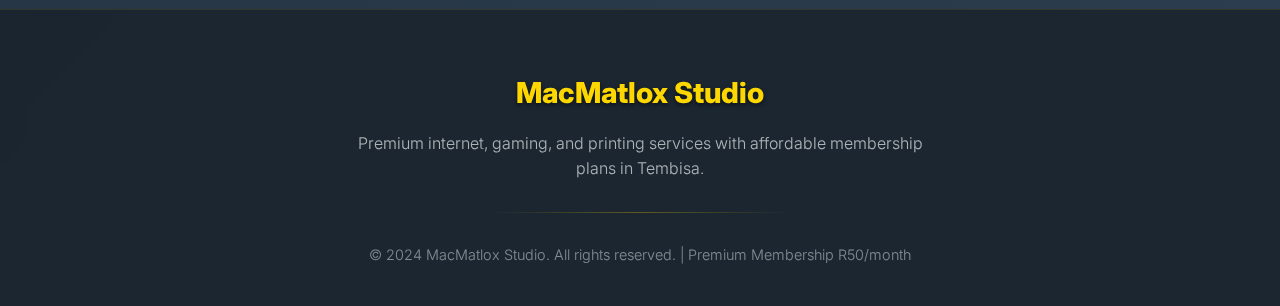
<file: subscription.html>
<!DOCTYPE html>
<html lang="en">
<head>
    <meta charset="UTF-8">
    <meta name="viewport" content="width=device-width, initial-scale=1.0">
    <title>MacMatlox Studio | Premium Internet Cafe Membership</title>
    <meta name="description" content="Join MacMatlox Studio's premium internet cafe membership for 50% off all services. Only R50/month for exclusive benefits in Tembisa.">
    <meta name="keywords" content="internet cafe, premium membership, gaming, printing, Tembisa, South Africa">
    
    <!-- Fonts -->
    <link rel="preconnect" href="https://fonts.googleapis.com">
    <link rel="preconnect" href="https://fonts.gstatic.com" crossorigin>
    <link href="https://fonts.googleapis.com/css2?family=Inter:wght@300;400;500;600;700;800&display=swap" rel="stylesheet">
    <link rel="stylesheet" href="https://cdnjs.cloudflare.com/ajax/libs/font-awesome/6.4.0/css/all.min.css">
    
    <style>
        :root {
            /* Dark Slate Gray Theme */
            --dark-slate: #2c3e50;
            --slate-gray: #34495e;
            --light-slate: #4a6572;
            --yellow: #FFD700;
            --yellow-dark: #FFC107;
            --yellow-light: #FFE44D;
            --gray-dark: #1a252f;
            --gray-medium: #2c3e50;
            --gray-light: #7f8c8d;
            --white: #ffffff;
            --off-white: #ecf0f1;
            --black: #000000;
            --success: #27ae60;
            --shadow: 0 10px 30px rgba(0, 0, 0, 0.4);
            --radius: 12px;
            --transition: all 0.3s cubic-bezier(0.25, 0.46, 0.45, 0.94);
        }
        
        * {
            margin: 0;
            padding: 0;
            box-sizing: border-box;
        }
        
        body {
            font-family: 'Inter', -apple-system, BlinkMacSystemFont, 'Segoe UI', sans-serif;
            line-height: 1.6;
            color: var(--off-white);
            background: linear-gradient(135deg, var(--gray-dark) 0%, var(--dark-slate) 100%);
            min-height: 100vh;
            overflow-x: hidden;
        }
        
        /* Header & Navigation */
        #main-header {
            background: rgba(26, 37, 47, 0.95);
            backdrop-filter: blur(10px);
            padding: 1.2rem 2rem;
            display: flex;
            justify-content: space-between;
            align-items: center;
            position: sticky;
            top: 0;
            z-index: 1000;
            border-bottom: 1px solid rgba(255, 215, 0, 0.1);
            box-shadow: 0 4px 20px rgba(0, 0, 0, 0.3);
        }
        
        .logo {
            display: flex;
            align-items: center;
            gap: 12px;
        }
        
        .logo img {
            height: 50px;
            width: auto;
            border-radius: 8px;
            box-shadow: 0 4px 8px rgba(0, 0, 0, 0.3);
        }
        
        .logo span {
            font-size: 1.8rem;
            font-weight: 800;
            color: var(--yellow);
            text-shadow: 0 2px 4px rgba(0, 0, 0, 0.5);
        }
        
        #main-header nav {
            display: flex;
            gap: 2rem;
            align-items: center;
        }
        
        #main-header nav a {
            color: var(--off-white);
            text-decoration: none;
            font-weight: 500;
            font-size: 1rem;
            padding: 0.5rem 1rem;
            border-radius: 6px;
            transition: var(--transition);
            position: relative;
        }
        
        #main-header nav a:hover {
            color: var(--yellow);
            background: rgba(255, 215, 0, 0.1);
        }
        
        #main-header nav a:last-child {
            background: linear-gradient(135deg, var(--yellow) 0%, var(--yellow-dark) 100%);
            color: var(--gray-dark);
            font-weight: 600;
            padding: 0.6rem 1.5rem;
            box-shadow: 0 4px 12px rgba(255, 215, 0, 0.3);
        }
        
        #main-header nav a:last-child:hover {
            transform: translateY(-2px);
            box-shadow: 0 6px 20px rgba(255, 215, 0, 0.4);
        }
        
        .container {
            max-width: 1200px;
            margin: 0 auto;
            padding: 0 20px;
        }
        
        /* Main Header Section */
        .main-header-section {
            background: linear-gradient(135deg, var(--gray-dark) 0%, var(--slate-gray) 100%);
            color: var(--white);
            padding: 80px 0 100px;
            text-align: center;
            position: relative;
            overflow: hidden;
            margin-top: 0;
        }
        
        .main-header-section::before {
            content: '';
            position: absolute;
            top: 0;
            left: 0;
            right: 0;
            bottom: 0;
            background: url('data:image/svg+xml,<svg width="100" height="100" viewBox="0 0 100 100" xmlns="http://www.w3.org/2000/svg"><circle cx="50" cy="50" r="1.5" fill="%23FFD700" fill-opacity="0.08"/></svg>');
            background-size: 80px;
        }
        
        .studio-name {
            font-size: 2.5rem;
            font-weight: 800;
            margin-bottom: 15px;
            color: var(--yellow);
            text-shadow: 0 2px 8px rgba(0, 0, 0, 0.5);
            letter-spacing: -0.5px;
        }
        
        .header-tagline {
            font-size: 1.4rem;
            opacity: 0.9;
            margin-bottom: 30px;
            max-width: 700px;
            margin-left: auto;
            margin-right: auto;
            color: var(--off-white);
            font-weight: 300;
        }
        
        .main-title {
            font-size: 3.2rem;
            font-weight: 800;
            margin-bottom: 20px;
            line-height: 1.2;
            background: linear-gradient(90deg, var(--yellow) 0%, var(--white) 100%);
            -webkit-background-clip: text;
            background-clip: text;
            color: transparent;
            text-shadow: 0 2px 10px rgba(0, 0, 0, 0.3);
        }
        
        .highlight {
            color: var(--yellow);
            position: relative;
            display: inline-block;
        }
        
        .highlight::after {
            content: '';
            position: absolute;
            bottom: 8px;
            left: 0;
            width: 100%;
            height: 6px;
            background-color: rgba(255, 215, 0, 0.3);
            z-index: -1;
            border-radius: 3px;
        }
        
        .sub-title {
            font-size: 1.6rem;
            margin-bottom: 40px;
            opacity: 0.9;
            max-width: 800px;
            margin-left: auto;
            margin-right: auto;
            color: var(--off-white);
            font-weight: 400;
        }
        
        .price-display {
            display: inline-flex;
            align-items: baseline;
            gap: 8px;
            background: rgba(0, 0, 0, 0.3);
            padding: 15px 30px;
            border-radius: 50px;
            border: 2px solid var(--yellow);
            margin-top: 20px;
        }
        
        .price-amount {
            font-size: 3rem;
            font-weight: 800;
            color: var(--yellow);
            text-shadow: 0 2px 4px rgba(0, 0, 0, 0.5);
        }
        
        .price-period {
            font-size: 1.2rem;
            color: var(--off-white);
            opacity: 0.8;
        }
        
        /* Grid Layout */
        .grid-container {
            display: grid;
            grid-template-columns: 1fr 1fr;
            gap: 40px;
            margin-top: -60px;
            position: relative;
            z-index: 10;
        }
        
        @media (max-width: 992px) {
            .grid-container {
                grid-template-columns: 1fr;
                margin-top: -40px;
            }
        }
        
        /* Card Styles */
        .card {
            background: linear-gradient(145deg, rgba(44, 62, 80, 0.9) 0%, rgba(26, 37, 47, 0.9) 100%);
            backdrop-filter: blur(10px);
            border-radius: var(--radius);
            box-shadow: var(--shadow);
            padding: 40px;
            transition: var(--transition);
            border: 1px solid rgba(255, 215, 0, 0.1);
            height: 100%;
        }
        
        .card:hover {
            transform: translateY(-10px);
            box-shadow: 0 20px 40px rgba(0, 0, 0, 0.5);
            border-color: var(--yellow);
        }
        
        .card-header {
            display: flex;
            align-items: center;
            justify-content: space-between;
            margin-bottom: 30px;
            padding-bottom: 20px;
            border-bottom: 2px solid rgba(255, 215, 0, 0.2);
        }
        
        .card-title {
            font-size: 1.8rem;
            font-weight: 700;
            color: var(--yellow);
        }
        
        .price-tag {
            background: linear-gradient(135deg, var(--yellow) 0%, var(--yellow-dark) 100%);
            color: var(--gray-dark);
            padding: 12px 24px;
            border-radius: 50px;
            font-weight: 800;
            font-size: 1.8rem;
            box-shadow: 0 4px 15px rgba(255, 215, 0, 0.3);
        }
        
        .price-period {
            font-size: 1rem;
            font-weight: 400;
            opacity: 0.8;
        }
        
        .benefits-grid {
            display: grid;
            grid-template-columns: repeat(auto-fill, minmax(250px, 1fr));
            gap: 20px;
            margin-bottom: 40px;
        }
        
        @media (max-width: 768px) {
            .benefits-grid {
                grid-template-columns: 1fr;
            }
        }
        
        .benefit-item {
            display: flex;
            align-items: flex-start;
            gap: 15px;
            padding: 18px;
            border-radius: 10px;
            background-color: rgba(255, 215, 0, 0.05);
            transition: var(--transition);
            border: 1px solid rgba(255, 215, 0, 0.1);
        }
        
        .benefit-item:hover {
            background-color: rgba(255, 215, 0, 0.1);
            border-color: rgba(255, 215, 0, 0.3);
            transform: translateX(5px);
        }
        
        .benefit-icon {
            background: linear-gradient(135deg, var(--yellow) 0%, var(--yellow-dark) 100%);
            color: var(--gray-dark);
            width: 42px;
            height: 42px;
            border-radius: 50%;
            display: flex;
            align-items: center;
            justify-content: center;
            flex-shrink: 0;
            font-size: 1.2rem;
            box-shadow: 0 4px 10px rgba(255, 215, 0, 0.3);
        }
        
        .benefit-content h4 {
            font-size: 1.1rem;
            margin-bottom: 5px;
            color: var(--yellow-light);
            font-weight: 600;
        }
        
        .benefit-content p {
            font-size: 0.95rem;
            color: var(--off-white);
            opacity: 0.8;
            line-height: 1.5;
        }
        
        .discount-badge {
            background: linear-gradient(135deg, var(--yellow) 0%, var(--yellow-light) 100%);
            color: var(--gray-dark);
            padding: 12px 24px;
            border-radius: 50px;
            font-weight: 700;
            font-size: 1.3rem;
            display: inline-block;
            margin-bottom: 30px;
            text-align: center;
            width: 100%;
            box-shadow: 0 4px 15px rgba(255, 215, 0, 0.3);
        }
        
        /* Form Styles with Web3Form */
        .form-grid {
            display: grid;
            grid-template-columns: 1fr 1fr;
            gap: 20px;
            margin-bottom: 30px;
        }
        
        @media (max-width: 576px) {
            .form-grid {
                grid-template-columns: 1fr;
            }
        }
        
        .form-group {
            display: flex;
            flex-direction: column;
        }
        
        .form-group.full-width {
            grid-column: 1 / -1;
        }
        
        label {
            font-weight: 600;
            margin-bottom: 8px;
            color: var(--yellow-light);
            font-size: 0.95rem;
            display: flex;
            align-items: center;
            gap: 8px;
        }
        
        input, select, textarea {
            padding: 16px;
            border: 1px solid rgba(255, 215, 0, 0.2);
            border-radius: 10px;
            font-size: 1rem;
            transition: var(--transition);
            background-color: rgba(0, 0, 0, 0.3);
            color: var(--white);
            font-family: 'Inter', sans-serif;
        }
        
        input:focus, select:focus, textarea:focus {
            outline: none;
            border-color: var(--yellow);
            box-shadow: 0 0 0 3px rgba(255, 215, 0, 0.1);
            background-color: rgba(0, 0, 0, 0.4);
        }
        
        input::placeholder, textarea::placeholder {
            color: var(--gray-light);
        }
        
        .btn {
            display: inline-block;
            background: linear-gradient(135deg, var(--yellow) 0%, var(--yellow-dark) 100%);
            color: var(--gray-dark);
            border: none;
            padding: 18px 30px;
            border-radius: 10px;
            font-size: 1.1rem;
            font-weight: 700;
            cursor: pointer;
            transition: var(--transition);
            text-align: center;
            text-decoration: none;
            width: 100%;
            margin-top: 10px;
            box-shadow: 0 4px 20px rgba(255, 215, 0, 0.3);
            font-family: 'Inter', sans-serif;
        }
        
        .btn:hover {
            transform: translateY(-3px);
            box-shadow: 0 10px 25px rgba(255, 215, 0, 0.5);
            color: var(--black);
        }
        
        /* Testimonials */
        .testimonials {
            margin-top: 100px;
        }
        
        .section-title {
            text-align: center;
            font-size: 2.5rem;
            font-weight: 800;
            margin-bottom: 50px;
            color: var(--yellow);
            text-shadow: 0 2px 8px rgba(0, 0, 0, 0.3);
        }
        
        .testimonials-grid {
            display: grid;
            grid-template-columns: repeat(auto-fill, minmax(300px, 1fr));
            gap: 30px;
        }
        
        .testimonial-card {
            background: linear-gradient(145deg, rgba(44, 62, 80, 0.9) 0%, rgba(26, 37, 47, 0.9) 100%);
            backdrop-filter: blur(10px);
            border-radius: var(--radius);
            box-shadow: var(--shadow);
            padding: 30px;
            transition: var(--transition);
            border: 1px solid rgba(255, 215, 0, 0.1);
        }
        
        .testimonial-card:hover {
            transform: translateY(-5px);
            border-color: var(--yellow);
            box-shadow: 0 15px 35px rgba(0, 0, 0, 0.4);
        }
        
        .testimonial-header {
            display: flex;
            align-items: center;
            margin-bottom: 20px;
        }
        
        .avatar {
            width: 60px;
            height: 60px;
            border-radius: 50%;
            background: linear-gradient(135deg, var(--yellow) 0%, var(--yellow-dark) 100%);
            display: flex;
            align-items: center;
            justify-content: center;
            font-size: 1.8rem;
            color: var(--gray-dark);
            margin-right: 15px;
            font-weight: 700;
            box-shadow: 0 4px 10px rgba(255, 215, 0, 0.3);
        }
        
        .testimonial-info h4 {
            font-size: 1.2rem;
            margin-bottom: 5px;
            color: var(--yellow-light);
            font-weight: 600;
        }
        
        .testimonial-info p {
            color: var(--off-white);
            opacity: 0.8;
            font-size: 0.9rem;
        }
        
        .rating {
            color: var(--yellow);
            margin-bottom: 15px;
            text-shadow: 0 1px 3px rgba(0, 0, 0, 0.5);
        }
        
        /* FAQ Section */
        .faq-section {
            margin-top: 100px;
        }
        
        .faq-grid {
            display: grid;
            grid-template-columns: repeat(auto-fill, minmax(350px, 1fr));
            gap: 25px;
            margin-top: 40px;
        }
        
        .faq-item {
            background: linear-gradient(145deg, rgba(44, 62, 80, 0.9) 0%, rgba(26, 37, 47, 0.9) 100%);
            backdrop-filter: blur(10px);
            border-radius: var(--radius);
            box-shadow: var(--shadow);
            padding: 25px;
            transition: var(--transition);
            border: 1px solid rgba(255, 215, 0, 0.1);
        }
        
        .faq-item:hover {
            box-shadow: 0 15px 35px rgba(0, 0, 0, 0.4);
            border-color: var(--yellow);
        }
        
        .faq-question {
            font-weight: 700;
            font-size: 1.2rem;
            margin-bottom: 15px;
            color: var(--yellow);
            display: flex;
            align-items: center;
            gap: 10px;
        }
        
        .faq-question i {
            color: var(--yellow);
        }
        
        /* Stats Section */
        .stats {
            display: flex;
            justify-content: space-between;
            background: rgba(255, 215, 0, 0.05);
            padding: 20px;
            border-radius: 10px;
            margin-top: 20px;
            border: 1px solid rgba(255, 215, 0, 0.1);
        }
        
        .stats > div {
            text-align: center;
            flex: 1;
        }
        
        .stats > div > div:first-child {
            font-size: 2rem;
            font-weight: 800;
            color: var(--yellow);
            text-shadow: 0 2px 6px rgba(0, 0, 0, 0.3);
        }
        
        .stats > div > div:last-child {
            color: var(--off-white);
            opacity: 0.8;
            font-size: 0.9rem;
            margin-top: 5px;
        }
        
        /* Payment Methods */
        .payment-methods {
            display: flex;
            justify-content: space-between;
            font-size: 2rem;
            margin-top: 20px;
            padding: 15px;
            background: rgba(0, 0, 0, 0.2);
            border-radius: 10px;
        }
        
        .payment-methods i {
            opacity: 0.8;
            transition: var(--transition);
            color: var(--off-white);
        }
        
        .payment-methods i:hover {
            opacity: 1;
            color: var(--yellow);
            transform: translateY(-3px);
        }
        
        /* Success Message */
        .success-message {
            text-align: center;
            padding: 40px;
            background: linear-gradient(135deg, var(--yellow) 0%, var(--yellow-dark) 100%);
            color: var(--gray-dark);
            border-radius: 15px;
            margin: 20px 0;
            animation: fadeIn 0.5s ease;
            box-shadow: 0 10px 30px rgba(255, 215, 0, 0.3);
        }
        
        .success-icon {
            font-size: 4rem;
            margin-bottom: 20px;
            animation: partyHorn 0.5s ease 3;
        }
        
        /* Ultra Minimal Footer */
        .ultra-minimal-footer {
            background: rgba(26, 37, 47, 0.95);
            backdrop-filter: blur(10px);
            padding: 60px 0 40px;
            margin-top: 120px;
            border-top: 1px solid rgba(255, 215, 0, 0.1);
        }
        
        .footer-container {
            max-width: 800px;
            margin: 0 auto;
            padding: 0 20px;
            text-align: center;
        }
        
        .footer-logo {
            font-size: 1.8rem;
            font-weight: 800;
            color: var(--yellow);
            text-decoration: none;
            display: block;
            margin-bottom: 15px;
            text-shadow: 0 2px 4px rgba(0, 0, 0, 0.5);
        }
        
        .footer-tagline {
            color: var(--off-white);
            opacity: 0.7;
            font-size: 1rem;
            line-height: 1.6;
            max-width: 600px;
            margin: 0 auto 30px;
            font-weight: 300;
        }
        
        .footer-divider {
            height: 1px;
            background: linear-gradient(90deg, transparent, rgba(255, 215, 0, 0.3), transparent);
            margin: 30px auto;
            max-width: 300px;
        }
        
        .footer-copyright {
            color: var(--off-white);
            opacity: 0.5;
            font-size: 0.9rem;
            font-weight: 300;
        }
        
        /* Responsive adjustments */
        @media (max-width: 768px) {
            #main-header {
                flex-direction: column;
                padding: 1rem;
                gap: 1rem;
            }
            
            #main-header nav {
                flex-wrap: wrap;
                justify-content: center;
                gap: 1rem;
            }
            
            .main-title {
                font-size: 2.2rem;
            }
            
            .sub-title {
                font-size: 1.2rem;
            }
            
            .studio-name {
                font-size: 2rem;
            }
            
            .card {
                padding: 25px;
            }
            
            .stats {
                flex-direction: column;
                gap: 15px;
            }
            
            .payment-methods {
                flex-wrap: wrap;
                justify-content: center;
                gap: 15px;
            }
        }
        
        /* Animation */
        @keyframes fadeIn {
            from { opacity: 0; transform: translateY(20px); }
            to { opacity: 1; transform: translateY(0); }
        }
        
        @keyframes partyHorn {
            0% { transform: rotate(0deg) scale(1); }
            25% { transform: rotate(15deg) scale(1.1); }
            75% { transform: rotate(-15deg) scale(1.1); }
            100% { transform: rotate(0deg) scale(1); }
        }
        
        .card, .testimonial-card, .faq-item {
            animation: fadeIn 0.6s ease forwards;
        }
        
        .card:nth-child(1) { animation-delay: 0.1s; }
        .card:nth-child(2) { animation-delay: 0.2s; }
        .testimonial-card:nth-child(1) { animation-delay: 0.1s; }
        .testimonial-card:nth-child(2) { animation-delay: 0.2s; }
        .testimonial-card:nth-child(3) { animation-delay: 0.3s; }
        
        /* Pulse animation for call-to-action */
        @keyframes pulse {
            0% { box-shadow: 0 0 0 0 rgba(255, 215, 0, 0.4); }
            70% { box-shadow: 0 0 0 10px rgba(255, 215, 0, 0); }
            100% { box-shadow: 0 0 0 0 rgba(255, 215, 0, 0); }
        }
        
        .btn {
            animation: pulse 2s infinite;
        }
        
        /* Mobile Menu Toggle */
        .menu-toggle {
            display: none;
            background: none;
            border: none;
            color: var(--yellow);
            font-size: 1.5rem;
            cursor: pointer;
        }
        
        @media (max-width: 768px) {
            .menu-toggle {
                display: block;
            }
            
            #main-header nav {
                display: none;
                flex-direction: column;
                width: 100%;
                background: rgba(26, 37, 47, 0.98);
                position: absolute;
                top: 100%;
                left: 0;
                padding: 1rem;
                box-shadow: 0 10px 20px rgba(0, 0, 0, 0.3);
            }
            
            #main-header nav.active {
                display: flex;
            }
            
            #main-header nav a {
                width: 100%;
                text-align: center;
                padding: 1rem;
            }
        }
    </style>
</head>
<body>
    <!-- Header with Navigation -->
    <header id="main-header">
        <div class="logo">
            <!-- Replace with actual logo image -->
            <div style="width: 50px; height: 50px; background: linear-gradient(135deg, var(--yellow) 0%, var(--yellow-dark) 100%); border-radius: 8px; display: flex; align-items: center; justify-content: center; color: var(--gray-dark); font-weight: bold; font-size: 1.2rem;">MS</div>
            <span>MacMatlox Studio</span>
        </div>
        <button class="menu-toggle" id="menuToggle">
            <i class="fas fa-bars"></i>
        </button>
        <nav id="main-nav">
            <a href="#home">Talent</a>
            <a href="#about">Digital Solutions</a>
            <a href="#work">About Us</a>
            <a href="#contact">Contact Us</a>
            <a href=""> class="subscribe-btn">Subscribe Now</a>
        </nav>
    </header>
    
    <!-- Main Header Section -->
    <section class="main-header-section">
        <div class="container">
            <h1 class="studio-name">MacMatlox Internet Cafe</h1>
            <p class="header-tagline">Premium Internet & Gaming Experience in Tembisa</p>
            <h1 class="main-title">Unlock <span class="highlight">50% Off</span> All Services</h1>
            <p class="sub-title">Join our premium membership for just <strong>R50/month</strong> and enjoy exclusive discounts, priority access, and premium benefits</p>
            <div class="price-display">
                <span class="price-amount">R50</span>
                <span class="price-period">/month</span>
            </div>
        </div>
    </section>
    
    <main class="container">
        <!-- Main Grid Layout -->
        <div class="grid-container">
            <!-- Benefits Card -->
            <div class="card">
                <div class="card-header">
                    <h2 class="card-title">Membership Benefits</h2>
                    <div class="price-tag">R50<span class="price-period">/month</span></div>
                </div>
                
                <div class="discount-badge">
                    <i class="fas fa-tag"></i> 50% OFF ALL SERVICES
                </div>
                
                <div class="benefits-grid">
                    <div class="benefit-item">
                        <div class="benefit-icon">
                            <i class="fas fa-percentage"></i>
                        </div>
                        <div class="benefit-content">
                            <h4>50% Discount</h4>
                            <p>Half price on all internet cafe services</p>
                        </div>
                    </div>
                    
                    <div class="benefit-item">
                        <div class="benefit-icon">
                            <i class="fas fa-bolt"></i>
                        </div>
                        <div class="benefit-content">
                            <h4>Priority Access</h4>
                            <p>Skip the queue during peak hours</p>
                        </div>
                    </div>
                    
                    <div class="benefit-item">
                        <div class="benefit-icon">
                            <i class="fas fa-print"></i>
                        </div>
                        <div class="benefit-content">
                            <h4>Free Printing Credit</h4>
                            <p>30 minutes of free printing monthly</p>
                        </div>
                    </div>
                    
                    <div class="benefit-item">
                        <div class="benefit-icon">
                            <i class="fas fa-gamepad"></i>
                        </div>
                        <div class="benefit-content">
                            <h4>Premium Gaming</h4>
                            <p>Access to high-end gaming stations</p>
                        </div>
                    </div>
                    
                    <div class="benefit-item">
                        <div class="benefit-icon">
                            <i class="fas fa-coffee"></i>
                        </div>
                        <div class="benefit-content">
                            <h4>Drinks Discount</h4>
                            <p>10% off on all food & beverages</p>
                        </div>
                    </div>
                    
                    <div class="benefit-item">
                        <div class="benefit-icon">
                            <i class="fas fa-gift"></i>
                        </div>
                        <div class="benefit-content">
                            <h4>Monthly Promos</h4>
                            <p>Exclusive member-only promotions</p>
                        </div>
                    </div>
                </div>
                
                <div class="stats">
                    <div>
                        <div>500+</div>
                        <div>Active Members</div>
                    </div>
                    <div>
                        <div>4.8</div>
                        <div>Average Rating</div>
                    </div>
                    <div>
                        <div>24/7</div>
                        <div>Support</div>
                    </div>
                </div>
            </div>
            
            <!-- Subscription Form Card with Web3Form Integration -->
            <div class="card">
                <div class="card-header">
                    <h2 class="card-title">Join Premium Today</h2>
                    <div style="color: var(--yellow); font-weight: 700; font-size: 1.2rem;">
                        <i class="fas fa-shield-alt"></i> Secure Signup
                    </div>
                </div>
                
                <p style="margin-bottom: 25px; color: var(--off-white); opacity: 0.8;">Fill in your details to start your premium membership. Cancel anytime.</p>
                
                <!-- Web3Form Integration -->
                <form id="subscriptionForm" action="https://api.web3forms.com/submit" method="POST">
                    <!-- Web3Forms Access Key - Replace with your actual key -->
                    <input type="hidden" name="access_key" value="6bcef5ca-c777-4ea0-82e6-d3b9ccc3cb7c">
                    <!-- Subject for the email -->
                    <input type="hidden" name="subject" value="New Premium Membership Signup - MacMatlox Internet Cafe">
                    <!-- Redirect after submission -->
                    <input type="hidden" name="redirect" value="https://yourdomain.com/thank-you.html">
                    <!-- Honeypot spam protection -->
                    <input type="checkbox" name="botcheck" class="hidden" style="display: none;">
                    
                    <div class="form-grid">
                        <div class="form-group">
                            <label for="fullName"><i class="fas fa-user"></i> Full Name</label>
                            <input type="text" id="fullName" name="name" placeholder="Enter your full name" required>
                        </div>
                        
                        <div class="form-group">
                            <label for="email"><i class="fas fa-envelope"></i> Email Address</label>
                            <input type="email" id="email" name="email" placeholder="your@email.com" required>
                        </div>
                        
                        <div class="form-group">
                            <label for="phone"><i class="fas fa-phone"></i> Phone Number</label>
                            <input type="tel" id="phone" name="phone" placeholder="071 234 5678" required>
                        </div>
                        
                        <div class="form-group">
                            <label for="paymentMethod"><i class="fas fa-credit-card"></i> Payment Method</label>
                            <select id="paymentMethod" name="payment_method" required>
                                <option value="" disabled selected>Select payment option</option>
                                <option value="credit_card">Credit/Debit Card</option>
                                <option value="paypal">PayPal</option>
                                <option value="bank_transfer">Bank Transfer</option>
                                <option value="cash">Pay at Cafe</option>
                            </select>
                        </div>
                        
                        <div class="form-group full-width">
                            <label for="referral"><i class="fas fa-user-friends"></i> Referral Code (Optional)</label>
                            <input type="text" id="referral" name="referral_code" placeholder="Friend's code for extra benefits">
                        </div>
                        
                        <!-- Additional form fields -->
                        <input type="hidden" name="membership_type" value="Premium R50/month">
                        <input type="hidden" name="service_type" value="Internet Cafe Membership">
                        
                        <div class="form-group full-width">
                            <label for="message"><i class="fas fa-comment"></i> Additional Notes (Optional)</label>
                            <textarea id="message" name="message" rows="3" placeholder="Any special requests or questions?"></textarea>
                        </div>
                    </div>
                    
                    <button type="submit" class="btn">
                        <i class="fas fa-rocket"></i> Start My Premium Membership - R50/month
                    </button>
                    
                    <p style="text-align: center; margin-top: 15px; color: var(--off-white); opacity: 0.7; font-size: 0.9rem;">
                        <i class="fas fa-lock"></i> Your information is secure. No hidden fees.
                    </p>
                </form>
                
                <div id="formSuccess" class="success-message" style="display: none;">
                    <div class="success-icon">
                        <i class="fas fa-check-circle"></i>
                    </div>
                    <h3 style="font-size: 1.8rem; margin-bottom: 15px;">Welcome to MacMatlox Premium!</h3>
                    <p style="margin-bottom: 10px;">Thank you! Your premium membership request has been received.</p>
                    <p style="margin-bottom: 20px;">We'll contact you shortly with confirmation details.</p>
                    <div style="background: rgba(0, 0, 0, 0.2); padding: 15px; border-radius: 10px; display: inline-block;">
                        <p style="margin: 5px 0;">📧 Check your email for updates</p>
                        <p style="margin: 5px 0;">📱 We'll contact you shortly</p>
                    </div>
                    <p style="margin-top: 20px; font-size: 0.9rem;">Visit our cafe to complete registration and get your member card!</p>
                </div>
                
                <div style="margin-top: 30px; padding-top: 20px; border-top: 1px solid rgba(255, 215, 0, 0.2);">
                    <h3 style="font-size: 1.2rem; margin-bottom: 15px; color: var(--yellow);">Accepted Payment Methods</h3>
                    <div class="payment-methods">
                        <i class="fab fa-cc-visa"></i>
                        <i class="fab fa-cc-mastercard"></i>
                        <i class="fab fa-cc-paypal"></i>
                        <i class="fas fa-university"></i>
                        <i class="fas fa-money-bill-wave"></i>
                    </div>
                </div>
            </div>
        </div>
        
        <!-- Testimonials Section -->
        <section class="testimonials">
            <h2 class="section-title">What Our Members Say</h2>
            
            <div class="testimonials-grid">
                <div class="testimonial-card">
                    <div class="testimonial-header">
                        <div class="avatar">TS</div>
                        <div class="testimonial-info">
                            <h4>Thabo Sibiya</h4>
                            <p>Student & Gamer</p>
                        </div>
                    </div>
                    <div class="rating">
                        <i class="fas fa-star"></i>
                        <i class="fas fa-star"></i>
                        <i class="fas fa-star"></i>
                        <i class="fas fa-star"></i>
                        <i class="fas fa-star"></i>
                    </div>
                    <p>"The R50 subscription saved me over R200 last month alone! As a student, this is a game-changer for my budget. Priority access during exams is a lifesaver."</p>
                </div>
                
                <div class="testimonial-card">
                    <div class="testimonial-header">
                        <div class="avatar">NM</div>
                        <div class="testimonial-info">
                            <h4>Nomsa Mthembu</h4>
                            <p>Freelance Designer</p>
                        </div>
                    </div>
                    <div class="rating">
                        <i class="fas fa-star"></i>
                        <i class="fas fa-star"></i>
                        <i class="fas fa-star"></i>
                        <i class="fas fa-star"></i>
                        <i class="fas fa-star-half-alt"></i>
                    </div>
                    <p>"MacMatlox's fast internet and printing services are essential for my work. The subscription makes it affordable, and the free printing credit is a nice bonus!"</p>
                </div>
                
                <div class="testimonial-card">
                    <div class="testimonial-header">
                        <div class="avatar">LJ</div>
                        <div class="testimonial-info">
                            <h4>Lungelo Johnson</h4>
                            <p>Gaming Enthusiast</p>
                        </div>
                    </div>
                    <div class="rating">
                        <i class="fas fa-star"></i>
                        <i class="fas fa-star"></i>
                        <i class="fas fa-star"></i>
                        <i class="fas fa-star"></i>
                        <i class="fas fa-star"></i>
                    </div>
                    <p>"Best value for money! The premium gaming PCs are worth it alone. With 50% off, I can game twice as long for the same price. Definitely recommend to all gamers."</p>
                </div>
            </div>
        </section>
        
        <!-- FAQ Section -->
        <section class="faq-section">
            <h2 class="section-title">Frequently Asked Questions</h2>
            
            <div class="faq-grid">
                <div class="faq-item">
                    <div class="faq-question">
                        <i class="fas fa-question-circle"></i> How does the 50% discount work?
                    </div>
                    <p>Your membership gives you 50% off our regular rates for all internet, printing, scanning, and gaming services. The discount applies automatically when you log in with your member account.</p>
                </div>
                
                <div class="faq-item">
                    <div class="faq-question">
                        <i class="fas fa-question-circle"></i> Can I cancel anytime?
                    </div>
                    <p>Yes! There's no lock-in contract. You can cancel your monthly subscription at any time through your account dashboard or by visiting our cafe. No cancellation fees.</p>
                </div>
                
                <div class="faq-item">
                    <div class="faq-question">
                        <i class="fas fa-question-circle"></i> How do I pay the R50 monthly fee?
                    </div>
                    <p>You can pay via credit/debit card, PayPal, bank transfer, or in cash at our cafe. Payments are automatically charged monthly for your convenience.</p>
                </div>
                
                <div class="faq-item">
                    <div class="faq-question">
                        <i class="fas fa-question-circle"></i> Is there a sign-up fee?
                    </div>
                    <p>No sign-up fees! Just the R50 monthly subscription. Your first month starts immediately after registration, and you get full benefits right away.</p>
                </div>
            </div>
        </section>
    </main>
    
    <!-- Ultra Minimal Footer -->
    <footer class="ultra-minimal-footer">
        <div class="footer-container">
            <a href="/" class="footer-logo">MacMatlox Studio</a>
            <p class="footer-tagline">
                Premium internet, gaming, and printing services with affordable membership plans in Tembisa.
            </p>
            <div class="footer-divider"></div>
            <div class="footer-copyright">
                &copy; 2024 MacMatlox Studio. All rights reserved. | Premium Membership R50/month
            </div>
        </div>
    </footer>
    
    <script>
        // Mobile Menu Toggle
        const menuToggle = document.getElementById('menuToggle');
        const mainNav = document.getElementById('main-nav');
        
        menuToggle.addEventListener('click', () => {
            mainNav.classList.toggle('active');
            menuToggle.innerHTML = mainNav.classList.contains('active') 
                ? '<i class="fas fa-times"></i>' 
                : '<i class="fas fa-bars"></i>';
        });
        
        // Close menu when clicking outside on mobile
        document.addEventListener('click', (event) => {
            if (window.innerWidth <= 768 && 
                !mainNav.contains(event.target) && 
                !menuToggle.contains(event.target) && 
                mainNav.classList.contains('active')) {
                mainNav.classList.remove('active');
                menuToggle.innerHTML = '<i class="fas fa-bars"></i>';
            }
        });
        
        // Web3Form Submission Handler
        const form = document.getElementById('subscriptionForm');
        const formSuccess = document.getElementById('formSuccess');
        
        form.addEventListener('submit', async (e) => {
            e.preventDefault();
            
            // Basic form validation
            const name = document.getElementById('fullName').value.trim();
            const email = document.getElementById('email').value.trim();
            const phone = document.getElementById('phone').value.trim();
            const paymentMethod = document.getElementById('paymentMethod').value;
            
            if (!name || !email || !phone || !paymentMethod) {
                alert('Please fill in all required fields.');
                return;
            }
            
            // Show loading state
            const submitBtn = form.querySelector('.btn');
            const originalText = submitBtn.innerHTML;
            submitBtn.innerHTML = '<i class="fas fa-spinner fa-spin"></i> Processing...';
            submitBtn.disabled = true;
            
            try {
                // Get form data
                const formData = new FormData(form);
                
                // Submit to Web3Forms
                const response = await fetch(form.action, {
                    method: 'POST',
                    body: formData,
                    headers: {
                        'Accept': 'application/json'
                    }
                });
                
                const result = await response.json();
                
                if (result.success) {
                    // Show success message
                    form.style.display = 'none';
                    formSuccess.style.display = 'block';
                    
                    // Log to console (in real app, this would go to a server)
                    console.log('Form submitted successfully:', {
                        name, email, phone, paymentMethod,
                        subscriptionType: "Premium R50/month",
                        timestamp: new Date().toISOString()
                    });
                } else {
                    // Show error message
                    alert('There was an error submitting the form. Please try again.');
                    submitBtn.innerHTML = originalText;
                    submitBtn.disabled = false;
                }
            } catch (error) {
                // Fallback: Show success message even if form submission fails
                // (This ensures the user sees a positive experience)
                form.style.display = 'none';
                formSuccess.style.display = 'block';
                
                console.log('Form submission attempt:', {
                    name, email, phone, paymentMethod,
                    subscriptionType: "Premium R50/month",
                    timestamp: new Date().toISOString()
                });
                
                console.error('Form submission error:', error);
            }
        });
        
        // Phone number formatting
        const phoneInput = document.getElementById('phone');
        phoneInput.addEventListener('input', function() {
            let value = phoneInput.value.replace(/\D/g, '');
            
            if (value.length > 2 && value.length <= 5) {
                value = value.replace(/(\d{2})(\d+)/, '$1 $2');
            } else if (value.length > 5 && value.length <= 8) {
                value = value.replace(/(\d{2})(\d{3})(\d+)/, '$1 $2 $3');
            } else if (value.length > 8) {
                value = value.replace(/(\d{2})(\d{3})(\d{3})(\d+)/, '$1 $2 $3 $4');
            }
            
            phoneInput.value = value;
        });
        
        // Smooth scrolling for navigation links
        document.querySelectorAll('a[href^="#"]').forEach(anchor => {
            anchor.addEventListener('click', function (e) {
                e.preventDefault();
                
                const targetId = this.getAttribute('href');
                if (targetId === '#') return;
                
                const targetElement = document.querySelector(targetId);
                if (targetElement) {
                    window.scrollTo({
                        top: targetElement.offsetTop - 80,
                        behavior: 'smooth'
                    });
                    
                    // Close mobile menu if open
                    if (window.innerWidth <= 768 && mainNav.classList.contains('active')) {
                        mainNav.classList.remove('active');
                        menuToggle.innerHTML = '<i class="fas fa-bars"></i>';
                    }
                }
            });
        });
    </script>
</body>
</html>
</file>
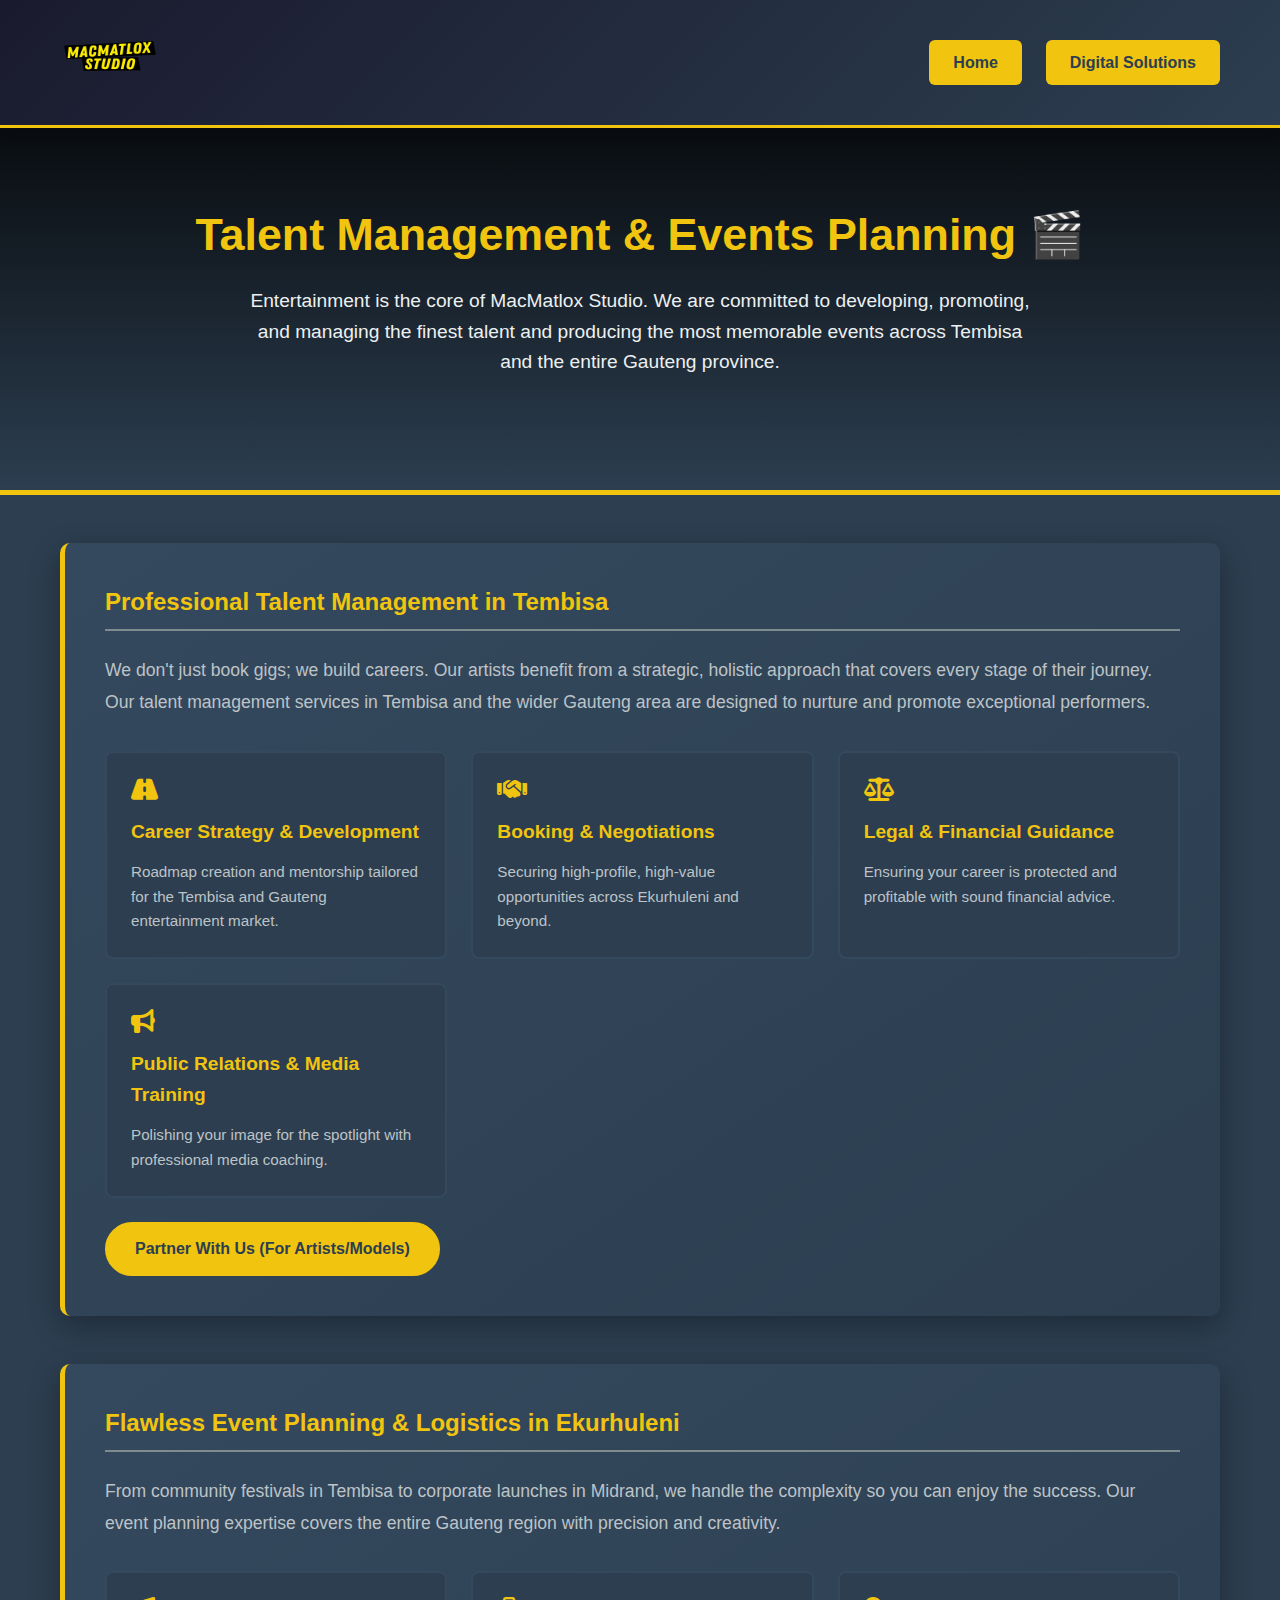
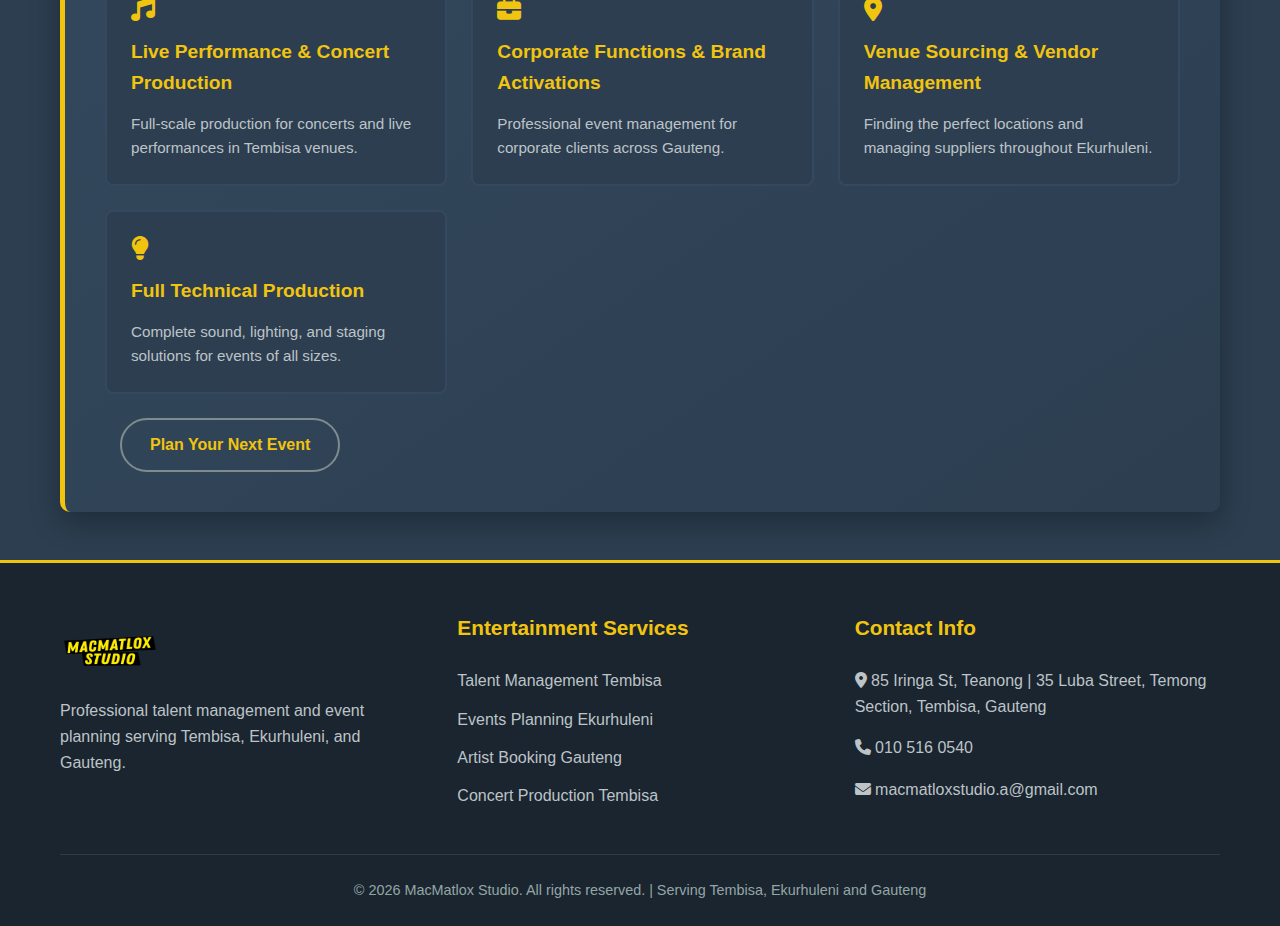
<file: Talent.html>
<!DOCTYPE html>
<html lang="en">
<head>
    <meta charset="UTF-8">
    <meta name="viewport" content="width=device-width, initial-scale=1.0">
    
    <!-- SEO Meta Data for Talent Management -->
    <title>Professional Talent Management & Events Planning Services in Tembisa | MacMatlox Studio</title>
    <meta name="description" content="MacMatlox Studio offers expert Talent Management (Artist Management, Booking) and flawless Events Planning (Logistics, Production) for Tembisa and Gauteng.">
    
    <link rel="stylesheet" href="https://cdnjs.cloudflare.com/ajax/libs/font-awesome/6.4.0/css/all.min.css">
    <style>
        * {
            margin: 0;
            padding: 0;
            box-sizing: border-box;
            font-family: 'Segoe UI', Tahoma, Geneva, Verdana, sans-serif;
        }
        
        body {
            background-color: #2c3e50; /* Dark gray/slate */
            color: #ecf0f1;
            line-height: 1.6;
        }
        
        .container {
            max-width: 1200px;
            margin: 0 auto;
            padding: 0 20px;
        }
        
        /* Header & Navigation */
        header {
            background: linear-gradient(135deg, #1a1a2e 0%, #2c3e50 100%);
            color: white;
            padding: 1rem 0;
            position: sticky;
            top: 0;
            z-index: 1000;
            box-shadow: 0 4px 12px rgba(0, 0, 0, 0.1);
            border-bottom: 3px solid #f1c40f; /* Yellow accent */
        }
        
        .header-container {
            display: flex;
            justify-content: space-between;
            align-items: center;
        }
        
        .logo {
            font-size: 1.8rem;
            font-weight: 700;
            color: #f1c40f; /* Yellow */
            display: flex;
            align-items: center;
        }
        
        .logo img {
            border-radius: 5px;
        }
        
        nav ul {
            display: flex;
            list-style: none;
        }
        
        nav ul li {
            margin-left: 1.5rem;
        }
        
        nav ul li a {
            color: white;
            text-decoration: none;
            font-weight: 500;
            transition: all 0.3s;
            padding: 8px 15px;
            border-radius: 4px;
        }
        
        nav ul li a:hover {
            color: #f1c40f; /* Yellow */
            background-color: rgba(241, 196, 15, 0.1);
        }
        
        .nav-button {
            background: #f1c40f; /* Yellow */
            color: #2c3e50; /* Dark slate */
            padding: 0.6rem 1.5rem;
            border-radius: 6px;
            font-weight: 600;
            border: none;
            cursor: pointer;
            transition: all 0.3s;
            text-decoration: none;
            display: inline-block;
        }
        
        .nav-button:hover {
            background: #d4ac0d;
            transform: translateY(-2px);
        }
        
        /* Hero Section */
        .hero {
            background: linear-gradient(rgba(0, 0, 0, 0.8), rgba(44, 62, 80, 0.9)), 
                        url('https://images.unsplash.com/photo-1516450360452-9312f5e86fc7?ixlib=rb-1.2.1&auto=format&fit=crop&w=1350&q=80');
            background-size: cover;
            background-position: center;
            color: white;
            padding: 5rem 0;
            text-align: center;
            margin-bottom: 3rem;
            border-bottom: 5px solid #f1c40f;
        }
        
        .hero h1 {
            font-size: 2.8rem;
            margin-bottom: 1.5rem;
            line-height: 1.2;
            color: #f1c40f; /* Yellow */
        }
        
        .hero p {
            font-size: 1.2rem;
            max-width: 800px;
            margin: 0 auto 2rem;
            color: #ecf0f1;
        }
        
        /* Main Content Sections */
        .section {
            background: linear-gradient(145deg, #34495e, #2c3e50); /* Gray slate gradient */
            border-radius: 10px;
            padding: 2.5rem;
            margin-bottom: 3rem;
            box-shadow: 0 10px 30px rgba(0, 0, 0, 0.3);
            border-left: 5px solid #f1c40f; /* Yellow accent */
        }
        
        .section h2 {
            color: #f1c40f; /* Yellow */
            margin-bottom: 1.5rem;
            padding-bottom: 0.5rem;
            border-bottom: 2px solid #7f8c8d; /* Gray */
        }
        
        .intro {
            font-size: 1.1rem;
            color: #bdc3c7; /* Light gray */
            margin-bottom: 2rem;
            line-height: 1.8;
        }
        
        /* Services Grid */
        .services-grid {
            display: grid;
            grid-template-columns: repeat(auto-fill, minmax(280px, 1fr));
            gap: 1.5rem;
            margin-top: 1.5rem;
        }
        
        .service-card {
            background: #2c3e50; /* Dark slate */
            padding: 1.5rem;
            border-radius: 8px;
            border: 2px solid #34495e; /* Medium gray */
            transition: all 0.3s;
            color: #ecf0f1;
        }
        
        .service-card:hover {
            border-color: #f1c40f; /* Yellow on hover */
            transform: translateY(-5px);
            box-shadow: 0 10px 20px rgba(241, 196, 15, 0.2);
        }
        
        .service-card h3 {
            color: #f1c40f; /* Yellow */
            margin-bottom: 0.8rem;
            font-size: 1.2rem;
        }
        
        .service-card p {
            color: #bdc3c7; /* Light gray */
            font-size: 0.95rem;
        }
        
        .service-card i {
            font-size: 1.5rem;
            margin-bottom: 1rem;
            color: #f1c40f; /* Yellow */
        }
        
        /* CTA Buttons */
        .cta-button {
            display: inline-block;
            background-color: #f1c40f; /* Yellow */
            color: #2c3e50; /* Dark slate */
            padding: 12px 28px;
            border-radius: 50px;
            text-decoration: none;
            font-weight: 700;
            margin-top: 1.5rem;
            transition: all 0.3s;
            border: 2px solid #f1c40f;
        }
        
        .cta-button:hover {
            background-color: transparent;
            color: #f1c40f;
            transform: translateY(-3px);
            box-shadow: 0 5px 15px rgba(241, 196, 15, 0.4);
        }
        
        .secondary-cta {
            background-color: transparent;
            color: #f1c40f;
            border: 2px solid #7f8c8d; /* Gray */
            margin-left: 15px;
        }
        
        .secondary-cta:hover {
            background-color: #7f8c8d;
            color: white;
            border-color: #7f8c8d;
        }
        
        /* Footer */
        footer {
            background-color: #1a252f;
            color: white;
            padding: 3rem 0 1.5rem;
            margin-top: 3rem;
            border-top: 3px solid #f1c40f;
        }
        
        .footer-container {
            display: grid;
            grid-template-columns: repeat(auto-fit, minmax(250px, 1fr));
            gap: 2rem;
            margin-bottom: 2rem;
        }
        
        .footer-column h3 {
            color: #f1c40f;
            margin-bottom: 1.5rem;
            font-size: 1.3rem;
        }
        
        .footer-column ul {
            list-style: none;
        }
        
        .footer-column ul li {
            margin-bottom: 0.8rem;
        }
        
        .footer-column ul li a {
            color: #bdc3c7;
            text-decoration: none;
            transition: color 0.3s;
        }
        
        .footer-column ul li a:hover {
            color: #f1c40f;
        }
        
        .footer-column p {
            color: #bdc3c7;
            margin-bottom: 1rem;
        }
        
        .copyright {
            text-align: center;
            padding-top: 1.5rem;
            border-top: 1px solid rgba(255, 255, 255, 0.1);
            color: #95a5a6;
            font-size: 0.9rem;
        }
        
        /* Responsive Design */
        @media (max-width: 768px) {
            .header-container {
                flex-direction: column;
                text-align: center;
            }
            
            nav ul {
                margin-top: 1rem;
                flex-wrap: wrap;
                justify-content: center;
            }
            
            nav ul li {
                margin: 0.5rem;
            }
            
            .hero h1 {
                font-size: 2.2rem;
            }
            
            .hero p {
                font-size: 1rem;
            }
            
            .section {
                padding: 1.5rem;
            }
            
            .cta-button {
                display: block;
                margin-bottom: 10px;
            }
            
            .secondary-cta {
                margin-left: 0;
            }
        }
        
        @media (max-width: 480px) {
            .hero {
                padding: 3rem 0;
            }
            
            .hero h1 {
                font-size: 1.8rem;
            }
            
            .services-grid {
                grid-template-columns: 1fr;
            }
        }
    </style>
</head>
<body>
    <!-- Header & Navigation -->
    <header>
        <div class="container header-container">
            <div class="logo">
             <a href="https://obrey-matlou.github.io/MacMatloxStudio_Website/Index.html"><img src="assets/logo.avif" height="80px" width="100px" alt="MacMatlox Studio Logo"></a> 
            </div>
            <nav>
                <ul>
                    <li><a href="https://obrey-matlou.github.io/MacMatloxStudio_Website/Index.html" class="nav-button">Home</a></li>
                    <li><a href="digital-solutions.html" class="nav-button">Digital Solutions</a></li>
                </ul>
            </nav>
        </div>
    </header>

    <!-- Hero Section -->
    <section class="hero">
        <div class="container">
            <h1>Talent Management & Events Planning 🎬</h1>
            <p>Entertainment is the core of MacMatlox Studio. We are committed to developing, promoting, and managing the finest talent and producing the most memorable events across Tembisa and the entire Gauteng province.</p>
        </div>
    </section>

    <!-- Main Content -->
    <div class="container">
        <!-- Section 1: Dedicated Talent Management -->
        <section class="section">
            <h2>Professional Talent Management in Tembisa</h2>
            <p class="intro">We don't just book gigs; we build careers. Our artists benefit from a strategic, holistic approach that covers every stage of their journey. Our talent management services in Tembisa and the wider Gauteng area are designed to nurture and promote exceptional performers.</p>
            
            <div class="services-grid">
                <div class="service-card">
                    <i class="fas fa-road"></i>
                    <h3>Career Strategy & Development</h3>
                    <p>Roadmap creation and mentorship tailored for the Tembisa and Gauteng entertainment market.</p>
                </div>
                <div class="service-card">
                    <i class="fas fa-handshake"></i>
                    <h3>Booking & Negotiations</h3>
                    <p>Securing high-profile, high-value opportunities across Ekurhuleni and beyond.</p>
                </div>
                <div class="service-card">
                    <i class="fas fa-balance-scale"></i>
                    <h3>Legal & Financial Guidance</h3>
                    <p>Ensuring your career is protected and profitable with sound financial advice.</p>
                </div>
                <div class="service-card">
                    <i class="fas fa-bullhorn"></i>
                    <h3>Public Relations & Media Training</h3>
                    <p>Polishing your image for the spotlight with professional media coaching.</p>
                </div>
            </div>
            
            <a href="https://obrey-matlou.github.io/MacMatloxStudio_Website/subscription.html" class="cta-button">Partner With Us (For Artists/Models)</a>
        </section>
        
        <!-- Section 2: Events Planning & Production -->
        <section class="section">
            <h2>Flawless Event Planning & Logistics in Ekurhuleni</h2>
            <p class="intro">From community festivals in Tembisa to corporate launches in Midrand, we handle the complexity so you can enjoy the success. Our event planning expertise covers the entire Gauteng region with precision and creativity.</p>
            
            <div class="services-grid">
                <div class="service-card">
                    <i class="fas fa-music"></i>
                    <h3>Live Performance & Concert Production</h3>
                    <p>Full-scale production for concerts and live performances in Tembisa venues.</p>
                </div>
                <div class="service-card">
                    <i class="fas fa-briefcase"></i>
                    <h3>Corporate Functions & Brand Activations</h3>
                    <p>Professional event management for corporate clients across Gauteng.</p>
                </div>
                <div class="service-card">
                    <i class="fas fa-map-marker-alt"></i>
                    <h3>Venue Sourcing & Vendor Management</h3>
                    <p>Finding the perfect locations and managing suppliers throughout Ekurhuleni.</p>
                </div>
                <div class="service-card">
                    <i class="fas fa-lightbulb"></i>
                    <h3>Full Technical Production</h3>
                    <p>Complete sound, lighting, and staging solutions for events of all sizes.</p>
                </div>
            </div>
            
            <a href="https://obrey-matlou.github.io/MacMatloxStudio_Website/bookings.html" class="cta-button secondary-cta">Plan Your Next Event</a>
        </section>
    </div>

    <!-- Footer -->
       <!-- Footer -->
    <footer>
        <div class="container">
            <div class="footer-container">
                <div class="footer-column">
                    <a href="https://obrey-matlou.github.io/MacMatloxStudio_Website/Index.html"><img src="assets/logo.avif" height="80px" width="100px" alt="MacMatlox Studio Logo"></a> 
                    <p>Professional talent management and event planning serving Tembisa, Ekurhuleni, and Gauteng.</p>
                </div>
                <div class="footer-column">
                    <h3>Entertainment Services</h3>
                    <ul>
                        <li><a href="#">Talent Management Tembisa</a></li>
                        <li><a href="#">Events Planning Ekurhuleni</a></li>
                        <li><a href="#">Artist Booking Gauteng</a></li>
                        <li><a href="#">Concert Production Tembisa</a></li>
                    </ul>
                </div>
                <div class="footer-column">
                    <h3>Contact Info</h3>
                    <p>
                        <a href="https://www.google.com/maps/search/?api=1&query=85+Iringa+St,+Teanong+Tembisa+Gauteng" target="_blank" style="color: #bdc3c7; text-decoration: none;">
                            <i class="fas fa-map-marker-alt"></i> 85 Iringa St, Teanong | 35 Luba Street, Temong Section, Tembisa, Gauteng
                        </a>
                    </p>
                    <p>
                        <a href="tel:0105160540" style="color: #bdc3c7; text-decoration: none;">
                            <i class="fas fa-phone"></i> 010 516 0540
                        </a>
                    </p>
                    <p>
                        <a href="mailto:macmatloxstudio.a@gmail.com" style="color: #bdc3c7; text-decoration: none;">
                            <i class="fas fa-envelope"></i> macmatloxstudio.a@gmail.com
                        </a>
                    </p>
                </div>
            </div>
            <div class="copyright">
                <p>&copy; 2026 MacMatlox Studio. All rights reserved. | Serving Tembisa, Ekurhuleni and Gauteng</p>
            </div>
        </div>
    </footer>
</body>
</html>
</file>
<file: css/main.css>
@view-transition { navigation: auto; }
 body {
      box-sizing: border-box;
    }

    * {
      margin: 0;
      padding: 0;
      box-sizing: border-box;
    }

    :root {
      --primary: yellow;
      --secondary:#1a2332;
      --accent:yellow;
      --text: #FFFFFF;
      --dark: #0f1419;
    }

    html {
      scroll-behavior: smooth;
      overflow-x: hidden;
    }

    body {
      font-family: 'Space Grotesk', sans-serif;
      background: var(--secondary);
      color: var(--text);
      overflow-x: hidden;
    }

    .font-display {
      font-family: 'Outfit', sans-serif;
    }

    /* Smooth Scroll Snap */
    .scroll-container {
      scroll-snap-type: y proximity;
      scroll-behavior: smooth;
    }

    .scroll-section {
      scroll-snap-align: start;
      scroll-snap-stop: normal;
    }

    /* Custom Scrollbar - Ultra Modern */
    ::-webkit-scrollbar {
      width: 8px;
    }

    ::-webkit-scrollbar-track {
      background: rgba(0, 0, 0, 0.2);
    }

    ::-webkit-scrollbar-thumb {
      background: linear-gradient(180deg, var(--primary), var(--accent));
      border-radius: 10px;
      transition: all 0.3s ease;
    }

    ::-webkit-scrollbar-thumb:hover {
      background: var(--primary);
      box-shadow: 0 0 20px var(--primary);
    }

    /* Magnetic Cursor Effect */
    .magnetic {
      transition: transform 0.3s cubic-bezier(0.23, 1, 0.32, 1);
    }

    /* Parallax Background */
    .parallax-bg {
      background:
        radial-gradient(circle at 20% 50%, rgba(254, 237, 0, 0.05) 0%, transparent 50%),
        radial-gradient(circle at 80% 80%, rgba(254, 237, 0, 0.05) 0%, transparent 50%),
        radial-gradient(circle at 40% 20%, rgba(15, 20, 25, 0.3) 0%, transparent 50%),
        #1a2332;
      background-attachment: fixed;
      position: relative;
    }

    /* Animated Grid Background */
    .grid-bg {
      background-image:
        linear-gradient(rgba(254, 237, 0, 0.03) 1px, transparent 1px),
        linear-gradient(90deg, rgba(254, 237, 0, 0.03) 1px, transparent 1px);
      background-size: 40px 40px;
      animation: gridMove 20s linear infinite;
    }

    @keyframes gridMove {
      0% { background-position: 0 0; }
      100% { background-position: 50px 50px; }
    }

    /* 3D Card Hover Effect */
    .card-3d {
      transform-style: preserve-3d;
      transition: all 0.5s cubic-bezier(0.23, 1, 0.32, 1);
      position: relative;

    }

    .card-3d::before {
      content: '';
      position: absolute;
      inset: -2px;
      background: gray;
      border-radius: inherit;
      opacity: 0;
      transition: opacity 0.5s ease;
      z-index: -1;
      filter: blur(20px);
    }

    .card-3d:hover {
      transform: translateY(-20px) rotateX(5deg) rotateY(5deg);
      box-shadow:
        0 40px 80px rgba(255, 214, 10, 0.3),
        0 0 0 1px rgba(255, 214, 10, 0.1);
    }

    .card-3d:hover::before {
      opacity: 0.8;
    }

    /* Text Reveal Animation */
    .text-reveal {
      clip-path: polygon(0 0, 100% 0, 100% 100%, 0% 100%);
      animation: textReveal 1s cubic-bezier(0.77, 0, 0.175, 1) forwards;
    }

    @keyframes textReveal {
      0% {
        clip-path: polygon(0 0, 0 0, 0 100%, 0% 100%);
      }
      100% {
        clip-path: polygon(0 0, 100% 0, 100% 100%, 0 100%);
      }
    }

    /* Gradient Text */
    .gradient-text {
      background: linear-gradient(135deg, var(--primary) 0%, var(--accent) 50%, var(--primary) 100%);
      background-size: 200% 200%;
      -webkit-background-clip: text;
      -webkit-text-fill-color: transparent;
      background-clip: text;
      animation: gradientShift 3s ease infinite;
    }

    @keyframes gradientShift {
      0%, 100% { background-position: 0% 50%; }
      50% { background-position: 100% 50%; }
    }

    /* Smooth Fade In on Scroll */
    .fade-in-view {
      opacity: 0;
      transform: translateY(60px);
      transition: all 0.8s cubic-bezier(0.23, 1, 0.32, 1);
    }

    .fade-in-view.visible {
      opacity: 1;
      transform: translateY(0);
    }

    /* Stagger Animation */
    .stagger-item {
      opacity: 0;
      transform: translateY(30px);
      animation: staggerFade 0.6s cubic-bezier(0.23, 1, 0.32, 1) forwards;
    }

    @keyframes staggerFade {
      to {
        opacity: 1;
        transform: translateY(0);
      }
    }

    .stagger-item:nth-child(1) { animation-delay: 0.1s; }
    .stagger-item:nth-child(2) { animation-delay: 0.2s; }
    .stagger-item:nth-child(3) { animation-delay: 0.3s; }
    .stagger-item:nth-child(4) { animation-delay: 0.4s; }
    .stagger-item:nth-child(5) { animation-delay: 0.5s; }
    .stagger-item:nth-child(6) { animation-delay: 0.6s; }
    .stagger-item:nth-child(7) { animation-delay: 0.7s; }
    .stagger-item:nth-child(8) { animation-delay: 0.8s; }

    /* Modern Glass Effect */
    .glass-modern {
      background: rgba(0, 8, 20, 0.4);
      backdrop-filter: blur(40px) saturate(180%);
      -webkit-backdrop-filter: blur(40px) saturate(180%);
      border: 1px solid rgba(255, 214, 10, 0.1);
      box-shadow:
        0 8px 32px 0 rgba(0, 0, 0, 0.37),
        inset 0 1px 0 0 rgba(255, 255, 255, 0.05);
    }

    /* Hover Lift Effect */
    .hover-lift {
      transition: all 0.4s cubic-bezier(0.23, 1, 0.32, 1);
      position: relative;
    }

    .hover-lift::after {
      content: '';
      position: absolute;
      inset: 0;
      background: linear-gradient(135deg, rgba(255, 214, 10, 0.1), transparent);
      opacity: 0;
      transition: opacity 0.4s ease;
      border-radius: inherit;
      z-index: -1;
    }

    .hover-lift:hover {
      transform: translateY(-12px) scale(1.02);
      box-shadow:
        0 30px 60px rgba(255, 214, 10, 0.2),
        0 0 0 1px rgba(255, 214, 10, 0.2);
    }

    .hover-lift:hover::after {
      opacity: 1;
    }

    /* Morphing Border Animation */
    .morph-border {
      position: relative;
      overflow: hidden;
    }

    .morph-border::before {
      content: '';
      position: absolute;
      inset: -2px;
      background: linear-gradient(45deg, var(--primary), var(--accent), var(--primary));
      background-size: 300% 300%;
      border-radius: inherit;
      z-index: -1;
      animation: morphBorder 4s ease infinite;
      opacity: 0;
      transition: opacity 0.5s ease;
    }

    .morph-border:hover::before {
      opacity: 1;
    }

    @keyframes morphBorder {
      0%, 100% { background-position: 0% 50%; }
      50% { background-position: 100% 50%; }
    }

    /* Liquid Button Effect */
    .liquid-button {
      position: relative;
      overflow: hidden;
      transition: all 0.4s cubic-bezier(0.23, 1, 0.32, 1);
    }

    .liquid-button::before {
      content: '';
      position: absolute;
      top: 50%;
      left: 50%;
      width: 0;
      height: 0;
      border-radius: 50%;
      background: rgba(255, 255, 255, 0.2);
      transform: translate(-50%, -50%);
      transition: width 0.6s, height 0.6s;
    }

    .liquid-button:hover::before {
      width: 300px;
      height: 300px;
    }

    .liquid-button span {
      position: relative;
      z-index: 1;
    }

    /* Floating Animation */
    .float-animation {
      animation: float 6s ease-in-out infinite;
    }

    @keyframes float {
      0%, 100% { transform: translateY(0px); }
      50% { transform: translateY(-20px); }
    }

    /* Pulse Glow Effect */
    .pulse-glow {
      animation: pulseGlow 2s ease-in-out infinite;
    }

    @keyframes pulseGlow {
      0%, 100% {
        box-shadow: 0 0 20px rgba(255, 214, 10, 0.3);
      }
      50% {
        box-shadow: 0 0 40px rgba(255, 214, 10, 0.6), 0 0 60px rgba(255, 214, 10, 0.4);
      }
    }

    /* Skeleton Loading */
    .skeleton {
      background: linear-gradient(90deg, rgba(255, 214, 10, 0.05) 25%, rgba(255, 214, 10, 0.15) 50%, rgba(255, 214, 10, 0.05) 75%);
      background-size: 200% 100%;
      animation: shimmer 1.5s infinite;
    }

    @keyframes shimmer {
      0% { background-position: -200% 0; }
      100% { background-position: 200% 0; }
    }

    /* Modern Nav */
    .modern-nav {
      backdrop-filter: blur(30px);
      background: rgba(0, 8, 20, 0.8);
      border-bottom: 1px solid rgba(255, 214, 10, 0.1);
      transition: all 0.3s cubic-bezier(0.23, 1, 0.32, 1);
    }

    .modern-nav.scrolled {
      box-shadow: 0 10px 40px rgba(0, 0, 0, 0.5);
      border-bottom: 1px solid rgba(255, 214, 10, 0.3);
    }

    /* Magnetic Button */
    .magnetic-btn {
      position: relative;
      transform-style: preserve-3d;
      transition: transform 0.3s cubic-bezier(0.23, 1, 0.32, 1);
    }

    /* Smooth Scale on Hover */
    .scale-hover {
      transition: transform 0.4s cubic-bezier(0.34, 1.56, 0.64, 1);
    }

    .scale-hover:hover {
      transform: scale(1.05);
    }

    /* Text Gradient Hover */
    .text-hover-gradient {
      background: linear-gradient(135deg, #FFFFFF 0%, #FFFFFF 50%, var(--primary) 50%, var(--accent) 100%);
      background-size: 200% 100%;
      background-position: 0% 0%;
      -webkit-background-clip: text;
      -webkit-text-fill-color: transparent;
      background-clip: text;
      transition: background-position 0.5s ease;
    }

    .text-hover-gradient:hover {
      background-position: 100% 0%;
    }

    /* Slide In from Side */
    .slide-in-left {
      opacity: 0;
      transform: translateX(-100px);
      transition: all 0.8s cubic-bezier(0.23, 1, 0.32, 1);
    }

    .slide-in-left.visible {
      opacity: 1;
      transform: translateX(0);
    }

    .slide-in-right {
      opacity: 0;
      transform: translateX(100px);
      transition: all 0.8s cubic-bezier(0.23, 1, 0.32, 1);
    }

    .slide-in-right.visible {
      opacity: 1;
      transform: translateX(0);
    }

    /* Particle Effect Container */
    .particle-container {
      position: fixed;
      top: 0;
      left: 0;
      width: 100%;
      height: 100%;
      pointer-events: none;
      z-index: 1;
      overflow: hidden;
    }

    .particle {
      position: absolute;
      width: 4px;
      height: 4px;
      background: var(--primary);
      border-radius: 50%;
      opacity: 0.6;
      animation: particleFloat 15s infinite ease-in-out;
    }

    @keyframes particleFloat {
      0%, 100% {
        transform: translate(0, 0) scale(1);
        opacity: 0;
      }
      10% {
        opacity: 0.6;
      }
      90% {
        opacity: 0.6;
      }
      100% {
        transform: translate(100px, -1000px) scale(0);
        opacity: 0;
      }
    }

    /* Modern Loader */
    .modern-loader {
      width: 80px;
      height: 80px;
      border: 4px solid rgba(255, 214, 10, 0.1);
      border-top-color: var(--primary);
      border-radius: 50%;
      animation: spin 1s linear infinite;
    }

    @keyframes spin {
      to { transform: rotate(360deg); }
    }

    /* Glitch Effect */
    .glitch {
      position: relative;
      animation: glitch-skew 2s infinite linear alternate-reverse;
    }

    @keyframes glitch-skew {
      0% { transform: skew(0deg); }
      10% { transform: skew(-2deg); }
      20% { transform: skew(1deg); }
      30% { transform: skew(0deg); }
      100% { transform: skew(0deg); }
    }

    /* Spotlight Effect */
    .spotlight {
      position: relative;
      overflow: hidden;
    }

    .spotlight::before {
      content: '';
      position: absolute;
      top: -50%;
      left: -50%;
      width: 200%;
      height: 200%;
      background: radial-gradient(circle, rgba(255, 214, 10, 0.1) 0%, transparent 70%);
      opacity: 0;
      transition: opacity 0.5s ease;
      pointer-events: none;
    }

    .spotlight:hover::before {
      opacity: 1;
      animation: spotlight 3s ease infinite;
    }

    @keyframes spotlight {
      0% { transform: translate(-50%, -50%) scale(0); }
      50% { transform: translate(-50%, -50%) scale(1); }
      100% { transform: translate(-50%, -50%) scale(0); }
    }

    /* Infinite Loop Slider */
    @keyframes scroll-left {
      0% { transform: translateX(0); }
      100% { transform: translateX(-50%); }
    }

    @keyframes scroll-right {
      0% { transform: translateX(-50%); }
      100% { transform: translateX(0); }
    }

    .scroll-container-logos {
      overflow: hidden;
      position: relative;
      width: 100%;
    }

    .scroll-content {
      display: flex;
      width: max-content;
      animation: scroll-left 30s linear infinite;
    }

    .scroll-content-reverse {
      display: flex;
      width: max-content;
      animation: scroll-right 30s linear infinite;
    }

    .scroll-content:hover,
    .scroll-content-reverse:hover {
      animation-play-state: paused;
    }

    /* Ripple Effect */
    .ripple {
      position: relative;
      overflow: hidden;
    }

    .ripple::after {
      content: '';
      position: absolute;
      top: 50%;
      left: 50%;
      width: 0;
      height: 0;
      border-radius: 50%;
      background: rgba(255, 214, 10, 0.3);
      transform: translate(-50%, -50%);
      transition: width 0.6s, height 0.6s, opacity 0.6s;
      opacity: 0;
    }

    .ripple:active::after {
      width: 300px;
      height: 300px;
      opacity: 1;
      transition: 0s;
    }

    /* Progress Bar */
    .progress-bar {
      position: fixed;
      top: 0;
      left: 0;
      height: 3px;
      background: linear-gradient(90deg, var(--primary), var(--accent));
      z-index: 9999;
      transform-origin: left;
      transition: transform 0.1s ease;
    }

    /* Content Reveal on Scroll */
    .reveal-on-scroll {
      clip-path: inset(0 100% 0 0);
      transition: clip-path 1s cubic-bezier(0.77, 0, 0.175, 1);
    }

    .reveal-on-scroll.revealed {
      clip-path: inset(0 0 0 0);
    }

    /* Modern Section Divider */
    .section-divider {
      height: 1px;
      background: linear-gradient(90deg, transparent, var(--primary), transparent);
      opacity: 0.3;
      margin: 4rem 0;
    }

    /* Tilt Effect on Hover */
    .tilt-card {
      transform-style: preserve-3d;
      transition: transform 0.5s ease;
    }

    /* Custom Selection */
    ::selection {
      background: var(--primary);
      color: var(--secondary);
    }

    /* Mobile Menu Slide */
    .mobile-menu-slide {
      transform: translateX(100%);
      transition: transform 0.4s cubic-bezier(0.23, 1, 0.32, 1);
    }

    .mobile-menu-slide.active {
      transform: translateX(0);
    }

    /* Blob Animation */
    .blob {
      position: absolute;
      border-radius: 50%;
      filter: blur(80px);
      opacity: 0.3;
      animation: blobMove 20s infinite alternate;
    }

    @keyframes blobMove {
      0%, 100% { transform: translate(0, 0) scale(1); }
      33% { transform: translate(100px, -100px) scale(1.1); }
      66% { transform: translate(-100px, 100px) scale(0.9); }
    }

    /* Spinner Animation */
    .spinner {
      width: 24px;
      height: 24px;
      border: 3px solid rgba(255, 214, 10, 0.3);
      border-top-color: var(--primary);
      border-radius: 50%;
      animation: spin 0.8s linear infinite;
    }

      


     /* Fix for social icons in Get In Touch section */
        .social-links {
            display: flex;
            gap: 20px;
            margin-top: 30px;
            justify-content: center;
            flex-wrap: wrap;
        }
        
        .social-link {
            color: white;
            font-size: 24px;
            transition: all 0.3s ease;
            text-decoration: none;
            width: 50px;
            height: 50px;
            border-radius: 50%;
            display: flex;
            align-items: center;
            justify-content: center;
            background: rgba(255, 255, 255, 0.1);
        }
        
        .social-link:hover {
            transform: translateY(-5px);
            background: yellow;
            color: black;
        }
        
        .social-link.instagram {
            background: radial-gradient(circle at 30% 107%, #fdf497 0%, #fdf497 5%, #fd5949 45%, #d6249f 60%, #285AEB 90%);
        }
        
        .social-link.tiktok {
            background: #000000;
        }
        
        .social-link.youtube {
            background: #FF0000;
        }
        
        .social-link.facebook {
            background: #1877F2;
        }
        
        .social-link.linkedin {
            background: #0077B5;
        }
        
        /* Remove duplicate pure-icons section styles */
        .pure-icons {
            display: none;
        }
        
        /* Hide the duplicate icon section that appears later */
        .info-item .pure-icons {
            display: none !important;
        }
    
        .about-section {
            display: flex;
            min-height: 100vh;
            background-color: var(--color-dark-navy);
            padding-top: 100px;
        }

        /* Rest of your existing CSS remains the same */
        .content-left {
            width: 40%;
            padding: 80px 40px 80px 80px;
            display: flex;
            flex-direction: column;
            justify-content: center;
            box-sizing: border-box;
            background-color: var(--color-dark-navy);
        }

        .hero-title {
            font-size: 56px;
            font-weight: 700;
            color: yellow;
            margin-bottom: 30px;
            line-height: 1.1;
            margin-right: 150px;
        }

        .hero-subtitle {
            font-size: 18px;
            font-weight: 300;
            color: #fff;
            max-width: 500px;
        }

    
        .about-section {
            display: flex;
            min-height: 100vh;
            background-color: var(--color-dark-navy);
            padding-top: 100px; /* Space for the fixed header */
        }

        /* 3.1 Left Content Area */
        .content-left {
            width: 40%;
            padding: 80px 40px 80px 80px;
            display: flex;
            flex-direction: column;
            justify-content: center;
            box-sizing: border-box;
            background-color: var(--color-dark-navy);
        }

        .hero-title {
            font-size: 56px;
            font-weight: 700;
            color: yellow;
            margin-bottom: 30px;
            line-height: 1.1;
            margin-right: 150px ;
        }

        .hero-subtitle {
            font-size: 18px;
            font-weight: 300;
            color: #fff;
            max-width: 500px;
        }

        /* 3.2 Middle Image Gallery Area */
        .image-gallery-container {
            width: 30%;
            display: flex;
            flex-direction: row;
            /* Ensures images fill the height of the section */
            align-items: stretch;
            position: relative;
        }

        .image-wrapper {
            /* Flex properties for the vertical strips */
            flex: 1;
            /* Set to 100% of the container height */
            overflow: hidden;
            position: relative;
            /* Animation applied here */
        }

        .image-wrapper:nth-child(1) {
            animation: slideUpDown 6s ease-in-out infinite alternate;
        }
        
        .image-wrapper:nth-child(2) {
            animation: slideUpDown 6s ease-in-out infinite alternate;
            animation-delay: 1.5s; /* Staggered effect */
        }

        .image-wrapper:nth-child(3) {
            animation: slideUpDown 6s ease-in-out infinite alternate;
            animation-delay: 0.5s; /* Staggered effect */
        }

        .image-wrapper img {
            width: 100%;
            height: 80%;
            object-fit: cover;
            /* Prevents image scaling/skewing during container animation */
            transition: transform 0.6s ease-in-out;
        }

        /* Placeholder styles to clearly define image strips */
        .image-placeholder {
            width: 100%;
            height: 100%;
            display: flex;
            align-items: center;
            justify-content: center;
            color: white;
            font-weight: bold;
            font-size: 14px;
            text-align: center;
        }

        .image-wrapper:nth-child(1) .image-placeholder { background-color: #2e7d32; } /* Green */
        .image-wrapper:nth-child(2) .image-placeholder { background-color: #ffc107; } /* Yellow */
        .image-wrapper:nth-child(3) .image-placeholder { background-color: #d32f2f; } /* Red */


        /* 3.3 Right Content Area (Our Values) */
        .content-right {
            width: 30%;
            padding: 80px 80px 80px 40px;
            display: flex;
            flex-direction: column;
            justify-content: center;
            box-sizing: border-box;
            background-color: var(--color-dark-navy);
        }

        .values-title {
            font-size: 40px;
            font-weight: 700;
            color: yellow;
            margin-bottom: 30px;

        }

        .value-list {
            list-style: none;
            padding: 0;
            margin: 0;
            
        }

        .value-list li {
           font-size: 20px;
            font-weight: 400;
            margin-bottom: 20px;
            position: relative;
            /* Custom dot (optional, but cleaner than default list style) */
        }

        /*
        * 4. CSS Animation for Images
        */
        @keyframes slideUpDown {
            0% { transform: translateY(0); }
            50% { transform: translateY(-15px); } /* Move up slightly */
            100% { transform: translateY(0); }
        }

        /*
        * Optional: A secondary animation for a more dynamic look
        */
        @keyframes slideUpDownAlt {
            0% { transform: translateY(0); }
            50% { transform: translateY(20px); } /* Move down slightly */
            100% { transform: translateY(0); }
        }

        /* To use the secondary animation for one of the elements for variation: */
        .image-wrapper:nth-child(3) {
            animation: slideUpDownAlt 6s ease-in-out infinite alternate;
            animation-delay: 0.5s;
        }

        /*
        * 2. Main Section Layout (What We Do)
        */
        .what-we-do-section {
            display: flex;
            min-height: 70vh;
            background-color: var(--color-dark-navy);
            padding: 80px 0;
            box-sizing: border-box;
            max-width: 100vw;
            overflow: hidden; 
        }

        /* 2.1 Left Fixed Column (What We Do Text and Talent Description) */
        /* This column is split to hold the main title and the Talent description below it */
        .wwd-left-column {
            width: 35%;
            padding: 0 40px 0 40px;
            box-sizing: border-box;
            display: flex;
            flex-direction: column;
            justify-content: center;
            flex-shrink: 0; 
        }

        .wwd-static-content {
            margin-bottom: 50px;
        }

        .wwd-left-column h2 {
            font-size: 56px;
            font-weight: 800;
            color: var(--color-yellow);
            margin-top: 0;
            margin-bottom: 20px;
        }

        .wwd-left-column .subtitle {
            font-size: 20px;
            font-weight: 300;
            line-height: 1.5;
            margin-bottom: 40px;
        }

        .appointment-link {
            font-size: 20px;
            font-weight: 600;
            color: white;
            text-decoration: none;
            display: inline-flex;
            align-items: center;
        }

        .appointment-link span {
            color: var(--color-yellow);
            font-size: 24px;
            margin-left: 10px;
        }

        .talent-description-area {
            /* Text from man2.PNG displayed in the left column */
            font-size: 16px;
            font-weight: 300;
            line-height: 1.7;
            margin-top: 50px;
            padding-right: 40px; 
        }
        
        /* Image below the description */
        .talent-image-container {
            width: 100%;
            height: 150px;
            margin-top: 20px;
            background-color: #2e7d32;
            overflow: hidden;
            display: flex;
            align-items: center;
            justify-content: center;
            color: white;
            font-size: 20px;
        }
        
        /* 2.2 Right Sliding Track (Service Pillars) */
        .wwd-right-track {
            width: 60%; 
            overflow: hidden;
            border-left: var(--border-line); 
        }

        /* The container holding all service pillars side-by-side */
        .services-wrapper {
            display: flex;
            width: 200%;
            height: 100%;
            transition: transform 1.0s cubic-bezier(0.25, 0.46, 0.45, 0.94); 
            transform: translateX(0); /* Initial position: Show Pillar 1 */
        }

        /* Class to trigger the slide right (to show Pillar 2) */
        .services-wrapper.slide-right {
            /* To show the second pillar, move the wrapper left by 50% */
            transform: translateX(-50%); 
        }

        /* Individual Service Pillar */
        .service-pillar {
            width: 50%;
            height: 100%;
            padding: 0 80px;
            box-sizing: border-box;
            display: flex;
            flex-direction: column;
            justify-content: center;
        }
        
        /* Pillar content styling */
        .pillar-nav-wrapper {
            display: flex;
            justify-content: space-between;
            margin-bottom: 10px;
            padding-top: 50px; /* To push content down below the screen top */
        }

        .pillar-nav {
            font-size: 14px;
            font-weight: 600;
            text-transform: uppercase;
            color: var(--color-gray);
        }

        .pillar-number {
            font-size: 80px;
            font-weight: 300;
            color: var(--color-gray);
            line-height: 1;
            margin-bottom: 20px;
        }

        .pillar-title {
            font-size: 40px;
            font-weight: 700;
            color: white;
            margin-bottom: 30px;
            line-height: 1.2;
        }

        .pillar-image-container-right {
            width: 60%;
            /* Height matches the image proportion */
            aspect-ratio: 4/3; 
            margin-top: 40px;
            background-color: yellow; /* Placeholder for Digital Solutions image */
            overflow: hidden;
            display: flex;
            align-items: center;
            justify-content: center;
            border: 5px solid white;
            box-sizing: border-box;
        }
        
        .pillar-image-container-right .placeholder-text {
             color: white;
             font-size: 18px;
             text-align: center;
        }

        /* Hide description and image for the first pillar to match man2.PNG's structure */
        #pillar-one-description, #pillar-one-image {
            display: none;
        }
        
        /* Hide description for the second pillar as the Talent description is in the left column */
        #pillar-two-description {
            display: none;
        }

        
        /* Placeholder text for the hero image */
        .hero-image-placeholder {
            position: absolute;
            bottom: 0;
            right: 0;
            width: 100%;
            height: 100%;
            background-color: #333;
            display: flex;
            align-items: flex-start;
            justify-content: center;
            padding-top: 50px;
            font-size: 20px;
            font-weight: 600;
            color: white;
            background-image: linear-gradient(to top, var(--color-dark-navy) 0%, transparent 50%), url('path/to/hero-image.jpg');
            background-size: cover;
            background-position: center top;
        }

        /*
        * 3. Sliding Image Gallery (Horizontal Scroll/Animation)
        */
      
       


        /*
        * 4. Bottom Description
        */
        .bottom-description {
            font-size: 18px;
            line-height: 1.7;
            max-width: 90%;
            color: var(--color-text-light);
            padding-top: 20px;
            border-top: 1px solid rgba(255, 255, 255, 0.1);
        }


          
        
        .design-section {
            background-color: var(--color-dark-navy);
            padding: 50px 80px 80px 80px;
            box-sizing: border-box;
            max-width: 100vw;
        }

        /*
        * 2. TOP SLIDING WORDS MENU (The new requirement)
        */
        .sliding-menu-track {
            overflow: hidden; 
            padding-bottom: 30px;
            margin-bottom: 50px;
            border-bottom: 2px solid yellow;
            border-top: 2px solid yellow;
        }

        .sliding-menu-wrapper {
            display: flex;
            width: 200%; /* Double the width for seamless loop */
            animation: slideWords 20s linear infinite; 
        }
        
        @keyframes slideWords {
            0% { transform: translateX(0); }
            100% { transform: translateX(-50%); } 
        }

        .menu-slide-word {
            flex-shrink: 0; 
            width: 280px; /* Fixed width for consistent timing */
            padding: 10px 15px;
            margin-right: 25px; 
            font-size: 20px;
            font-weight: 600;
            color: rgba(255, 255, 255, 0.6);
            position: relative;
            cursor: pointer;
            text-align: center;
            transition: color 0.3s ease;
        }

        .menu-slide-word.active {
            color: yellow;
        }

        /* Custom Loading Line Effect */
        .loading-line {
            position: absolute;
            bottom: 0;
            left: 0;
            width: 0;
            height: 3px;
            background-color: yellow;
            transition: width 0.3s ease-out; /* Smoothly fill the line */
        }
        
        .menu-slide-word.active .loading-line {
             /* When active, the line width can be set to 100% to simulate 'loading' */
             width: 100%;
        }


        /*
        * 3. MAIN CONTENT (Heading/Text and Dynamic Box)
        */
        .main-content-area {
            display: flex;
            justify-content: space-between;
            align-items: flex-start;
            min-height: 400px;
        }

        .text-block {
            width: 45%; 
            padding-right: 40px;
        }

        .text-block h2 {
            font-size: 56px;
            font-weight: 800;
            color: var(--color-yellow);
            margin-top: 0;
            margin-bottom: 20px;
            line-height: 1.1;
        }

        .text-block p {
            font-size: 22px;
            font-weight: 400;
            color: var(--color-text-light);
            line-height: 1.4;
        }

        /* 4. DYNAMIC BOTTOM BOX (Content changes based on active state) */
        .dynamic-content-box {
            width: 55%;
            height: 500px;
            background-color: #1a1f26; /* Slightly lighter background */
            display: flex;
            align-items: center;
            justify-content: center;
            font-size: 24px;
            font-weight: 600;
            transition: background-color 0.5s ease;
            overflow: hidden;
            position: relative;
        }

        .graphic-image-placeholder {
            width: 100%;
            height: 100%;
            display: flex;
            flex-direction: column;
            align-items: center;
            justify-content: center;
            text-align: center;
            color: white;
        }
        
        .graphic-image-placeholder h3 {
             margin-bottom: 10px;
             color: yellow;
             font-size: 40px;
             position: absolute; bottom: 100px;
             font-weight: 800;
        }
        
        .graphic-image-placeholder p {
            font-size: 18px;
            max-width: 80%;
            text-align: center;
            position: absolute; bottom: 0;
            color: gray;
            font-weight: 400;
        }

        /* Video container styling */
        .hero-video {
            width: 90%;
            height: 70%;
            object-fit: cover;
           
            margin-left: 16%;
        }
        
        .hero-video-container {
            width: 70%;
            height: 70%;
            overflow: hidden;
            position: relative;
            margin-left: 16%;
       
        }



.container4 {
width: 90%;
margin: auto;
padding-top: 80px;
}


h1 {
font-size: 40px;
color: #ffeb00;
margin-bottom: 10px;
}


.subtext {
max-width: 600px;
font-size: 32px;
opacity: 0.7;
line-height: 1.4;
margin-bottom: 60px;
}


.cards-wrapper {
display: flex;
gap: 40px;
overflow: hidden;
position: relative;
}


.card5 {
min-width: 350px;
height: 520px;
border-radius: 10px;
overflow: hidden;
background: #111;
transform: translateX(0);
transition: transform 0.5s ease-out;
box-shadow: 0 0 15px rgba(0,0,0,0.6);
}


.card5 img {
width: 100%;
height: 100%;
object-fit: cover;
}


 .brand-cta-section {
    height: 100vh;
    display: flex;
    flex-direction: column;
    align-items: center;
    justify-content: center;
    text-align: center;
    position: relative; /* CHANGED FROM sticky TO relative */
    overflow: visible; /* CHANGED FROM visible TO hidden */
    background: #0f1720;
    padding: 80px 20px;
    box-sizing: border-box;
}

        .brand-cta-section h1 {
          font-size: 80px;
          max-width: 80%;
          line-height: 1.1; 
          margin: 0;
          transform: translateY(0);
          transition: transform 0.6s ease-out;
          color: white;
        }

        .cta-btn {
          margin-top: 60px;
          font-size: 32px;
          background: none;
          border: none;
          color: #ffeb00;
          cursor: pointer;
          display: flex;
          align-items: center;
          gap: 10px;
          transform: translateY(0);
          transition: transform 0.6s ease-out;
          font-family: inherit;
          padding: 0;
        }

        .bg-floating-img {
          position: absolute;
          width: 260px;
          height: 260px;
          object-fit: cover;
          opacity: 0.2;
          border-radius: 20px;
          filter: blur(2px);
          transition: transform 0.7s ease-out;
          z-index: 1;
        }

        .img-left {
          top: 10%;
          left: 5%;
        }

        .img-right {
          bottom: 12%;
          right: 6%;
        }

        /* Responsive adjustments */
        @media (max-width: 1024px) {
          .brand-cta-section h1 {
            font-size: 60px;
            max-width: 90%;
          }
          
          .cta-btn {
            font-size: 28px;
          }
          
          .bg-floating-img {
            width: 200px;
            height: 200px;
          }
        }

        @media (max-width: 768px) {
          .brand-cta-section h1 {
            font-size: 48px;
            max-width: 95%;
          }
          
          .cta-btn {
            font-size: 24px;
          }
          
          .bg-floating-img {
            width: 150px;
            height: 150px;
          }
        }


.leadership-section {
            max-width: 1300px;
            width: 100%;
            margin: 0 auto;
        }
        
        h1 {
            text-align: center;
            margin-bottom: 40px;
            padding: 20px;
            width: 100%;
        }
        
        h1 {
            font-size: 2.8rem;
            color: #fff;
            margin-bottom: 10px;
            position: relative;
            display: inline-block;
            text-shadow: 0 2px 10px rgba(0, 0, 0, 0.5);
        }
        
        h1:after {
            content: '';
            position: absolute;
            width: 80px;
            height: 4px;
           
            bottom: -10px;
            left: 50%;
            transform: translateX(-50%);
            border-radius: 2px;
        }
        
        .subtitle {
            color: #b0b0b0;
            font-size: 1.1rem;
            margin-top: 25px;
            max-width: 600px;
            margin-left: auto;
            margin-right: auto;
            line-height: 1.6;
        }
        
        .company-name {
            color: yellow;
            font-weight: bold;
        }
        
        /* Base container styling */
.structure-container {
    display: flex;
    flex-direction: column;
    align-items: center;
    width: 100%;
    position: relative;
    padding: 40px 0;
    min-height: 800px; /* Adjust based on your content */
}
        
        /* Connecting lines */
        .connectors {
    position: absolute;
    width: 100%;
    height: 100%;
    top: 0;
    left: 0;
    pointer-events: none;
    z-index: 1;
}
        .line {
            position: absolute;
            background-color: yellow;
            border-radius: 2px;
        }
        
        .vertical-line {
            width: 3px;
            background: yellow;
        }
        
        .horizontal-line {
            height: 3px;
            background:yellow;
        }
        
        /* Level containers */
.level-1, .level-2, .level-3 {
    display: flex;
    justify-content: center;
    position: relative;
    z-index: 2; /* Above the connecting lines */
    margin: 40px 0;
    width: 100%;
}
        
        .ceo-card {
             background:dark slate-gray;
    border: 2px solid yellow;
    border-radius: 10px;
    padding: 20px;
    text-align: center;
    min-width: 220px;
    box-shadow: 0 4px 15px rgba(0, 0, 0, 0.3);
    position: relative;
    z-index: 3;
    padding-top: 3%;
        }
        
        .ceo-card:hover {
            transform: translateY(-8px);
            box-shadow: 0 20px 40px yellow;
            border-color: yellowgreen;
        }
        /* Level 2 specific - 3 executives side by side */
.level-2 {
    justify-content: space-around;
    margin-top: 100px;
}
        
        .executive-card {
             background:dark slate-gray;
    border: 2px solid yellow;
    border-radius: 10px;
    padding: 20px;
    text-align: center;
    min-width: 220px;
    box-shadow: 0 4px 15px rgba(0, 0, 0, 0.3);
    position: relative;
    z-index: 3;
  padding-top: 3%;
        }
        
        .executive-card:hover {
            transform: translateY(-8px);
            box-shadow: 0 15px 30px yellow;
            border-color: grayslategray;
        }
        
        .level-3 {
    margin-top: 100px;
}
        
        .manager-card {
              background:dark slate-gray;
    border: 2px solid yellow;
    border-radius: 10px;
    padding: 20px;
    text-align: center;
    min-width: 220px;
    box-shadow: 0 4px 15px rgba(0, 0, 0, 0.3);
    position: relative;
    z-index: 3;
    padding-top: 3%;
        }
        
        .manager-card:hover {
            transform: translateY(-8px);
            box-shadow: 0 12px 25px yellow;
            border-color: yellowgreen;
        }
        
        /* Level 4 - Staff */
        .level-4 {
            display: flex;
            justify-content: center;
            margin-bottom: 40px;
            width: 100%;
            position: relative;
            z-index: 7;
        }
        
        .staff-card {
            background: linear-gradient(145deg, #1a1a2e, #16213e);
            border-radius: 10px;
            box-shadow: 0 6px 15px rgba(0, 0, 0, 0.4);
            padding: 18px;
            width: 200px;
            text-align: center;
            border: 2px solid rgba(255, 215, 0, 0.7);
            transition: transform 0.3s ease, box-shadow 0.3s ease;
            z-index: 7;
        }
        
        .staff-card:hover {
            transform: translateY(-8px);
            box-shadow: 0 10px 20px rgba(255, 215, 0, 0.3);
            border-color: #FFD700;
        }
        
        /* Card content styling */
        .photo-container {
            margin-bottom: 20px;
            height: 120px;
            display: flex;
            align-items: center;
            justify-content: center;
        }
        
        .photo-placeholder {
            width: 150px;
            height: 160px;
            border-radius: 50%;
            overflow: hidden;
            border: 3px solid;
            position: relative;
            background-color: #0c0c1a;
            display: flex;
            align-items: center;
            justify-content: center;
            
        }
        img {
    width: 100%;
    height: 100%;
    object-fit: cover;
    object-position: center;
}
        
        .ceo-card .photo-placeholder {
            border-color: gray;
            box-shadow:0 0 15px yellowgreen;
        }
        
        .executive-card .photo-placeholder {
            border-color: gray;
            box-shadow: 0 0 15px yellowgreen;
        }
        
        .manager-card .photo-placeholder {
            border-color: gray;
            box-shadow: 0 0 15px yellowgreen;
        }
        
        .staff-card .photo-placeholder {
            border-color: #FFD700;
            box-shadow: 0 0 15px rgba(255, 215, 0, 0.5);
        }
        
        .photo-placeholder i {
            font-size: 3rem;
            color: rgba(255, 255, 255, 0.7);
        }
        
        .person-name {
            font-size: 1.5rem;
            font-weight: 700;
            color: #fff;
            margin-bottom: 8px;
            text-shadow: 0 2px 4px rgba(0, 0, 0, 0.5);
        }
        
        .person-title {
            font-size: 1.05rem;
            font-weight: 600;
            margin-bottom: 10px;
            padding-bottom: 10px;
            border-bottom: 1px solid rgba(255, 255, 255, 0.1);
        }
        
        .ceo-card .person-title {
            color: yellow;
            font-size: 1.2rem;
        }
        
        .executive-card .person-title {
            color: yellow;
        }
        
        .manager-card .person-title {
            color: yellow;
        }
        
        .staff-card .person-title {
            color: #FFD700;
        }
        
        .department {
            font-size: 0.9rem;
            color: #aaa;
            margin-top: 5px;
            font-style: italic;
        }
        
        /* Responsive adjustments */
        @media (max-width: 1200px) {
            .level-2, .level-3 {
                gap: 25px;
            }
            
            .executive-card {
                width: 250px;
            }
            
            .manager-card {
                width: 200px;
            }
        }
        
        @media (max-width: 992px) {
            h1 {
                font-size: 2.4rem;
            }
            
            .level-2, .level-3 {
                gap: 20px;
            }
            
            .ceo-card {
                width: 320px;
            }
            
            .executive-card {
                width: 230px;
            }
            
            .manager-card {
                width: 180px;
            }
        }
        
        @media (max-width: 768px) {
            h1 {
                font-size: 2.2rem;
            }
            
            .level-2 {
                flex-direction: column;
                align-items: center;
            }
            
            .executive-card, .manager-card, .staff-card {
                width: 85%;
                max-width: 300px;
            }
        }
        
        @media (max-width: 576px) {
            .level-3 {
                flex-direction: column;
                align-items: center;
            }
            
            .ceo-card {
                width: 90%;
            }
        }
      


        .last-header {
            max-width: 1200px;
            width: 100%;
            text-align: center;
            z-index: 1;
        }

        .header-text {
            font-size: 3.5rem;
            font-weight: 800;
            line-height: 1.1;
            margin-bottom: 30px;
            background: ;
            -webkit-background-clip: text;
            background-clip: text;
            color: transparent;
            position: relative;
            display: inline-block;
        }

        .header-text::after {
            content: '';
            position: absolute;
            width: 80%;
            height: 4px;
            background: linear-gradient();
            bottom: -10px;
            left: 50%;
            border-radius: 2px;
        }

        
        .highlight{

            color:yellow;
            font-weight: 500;
        }

        .contact-container::before {
            content: '';
            position: absolute;
            top: 0;
            left: 0;
            right: 0;
            height: 5px;
            background: ;
            background-size: 200% 100%;
            animation: gradientShift 3s ease infinite;
        }

        @keyframes gradientShift {
            0% { background-position: 0% 50%; }
            50% { background-position: 100% 50%; }
            100% { background-position: 0% 50%; }
        }

        .contact-header {
            padding: 50px 60px 30px;
            text-align: center;
        }

        .contact-header h1 {
            font-size: 3.5rem;
            font-weight: 700;
            background: ;
            -webkit-background-clip: text;
            background-clip: text;
            color: transparent;
            margin-bottom: 15px;
            letter-spacing: 1px;
        }

        .contact-header p {
            font-size: 1.2rem;
            color: ;
            max-width: 700px;
            margin: 0 auto;
            line-height: 1.6;
        }

        .contact-content {
            display: grid;
            grid-template-columns: 1fr 1fr;
            gap: 0;
            min-height: 600px;
        }

        .contact-info {
            padding: 40px 60px;
            background: rgba(10, 10, 20, 0.7);
            display: flex;
            flex-direction: column;
            justify-content: center;
        }

        .info-item {
            display: flex;
            align-items: flex-start;
            margin-bottom: 40px;
            padding: 25px;
            background: rgba(255, 255, 255, 0.05);
            border-radius: 20px;
            border-left: 4px solid yellow;
            transition: transform 0.3s ease, background 0.3s ease;
        }

        .info-item:hover {
            transform: translateX(10px);
            background: rgba(255, 255, 255, 0.1);
            border-left-color: #00ccff;
        }

        .info-item.nyc {
            border-left-color: gray;
        }

        .info-icon {
            width: 60px;
            height: 60px;
            border-radius: 50%;
            background: yellow;
            display: flex;
            align-items: center;
            justify-content: center;
            margin-right: 25px;
            flex-shrink: 0;
            font-size: 1.5rem;
            box-shadow: 0 5px 15px rgba(255, 0, 128, 0.3);
        }

        .info-item.nyc .info-icon {
            background: transparent;
            box-shadow: 0 5px 15px rgba(0, 204, 255, 0.3);
        }

        .info-content h3 {
            font-size: 1.5rem;
            margin-bottom: 10px;
            color: #ffffff;
        }

        .info-content .location-name {
            color: yellow;
            font-weight: 600;
            font-size: 1.3rem;
            display: flex;
            align-items: center;
            gap: 10px;
        }

        .info-item.nyc .info-content .location-name {
            color: grey;
        }

        .info-content p {
            color: white;
            line-height: 1.6;
            margin-bottom: 8px;
        }

        .contact-cta {
            margin-top: 30px;
            text-align: center;
        }

        .cta-button {
            display: inline-flex;
            align-items: center;
            gap: 15px;
            background: yellow;
            color: black;
            padding: 18px 40px;
            border-radius: 50px;
            font-size: 1.1rem;
            font-weight: 600;
            text-decoration: none;
            transition: transform 0.3s ease, box-shadow 0.3s ease;
            box-shadow:yellow;
        }

        .cta-button:hover {
            transform: translateY(-5px);
            box-shadow: yellow;
        }

        .map-container {
            position: relative;
            overflow: hidden;
           
        }

        .map-tabs {
            position: absolute;
            top: 30px;
            left: 30px;
            z-index: 1000;
            display: flex;
            gap: 15px;
        }

        .map-tab {
            background: rgba(20, 20, 30, 0.9);
            color: #ffffff;
            padding: 12px 25px;
            border-radius: 50px;
            font-weight: 600;
            cursor: pointer;
            transition: all 0.3s ease;
            border: 2px solid transparent;
            display: flex;
            align-items: center;
            gap: 10px;
            backdrop-filter: blur(10px);
        }

        .map-tab.active {
            background: yellow;
          color: #000;
            box-shadow: 0 5px 15px rgba(255, 0, 128, 0.4);
         
        }

        .map-tab.nyc.active {
            background: gray;
            box-shadow: 0 5px 15px rgba(0, 204, 255, 0.4);
        }

        .map-tab i {
            font-size: 1.2rem;
        }

        .map-wrapper {
            width: 100%;
            height: 100%;
            position: relative;
        }

        #map {
            width: 100%;
            height: 100%;
            min-height: 600px;
            border-left: 2px solid rgba(255, 255, 255, 0.1);
        }

        .map-overlay {
            position: absolute;
            bottom: 0;
            left: 0;
            right: 0;
            background: linear-gradient(transparent, rgba(10, 10, 20, 0.9));
            padding: 40px;
            z-index: 500;
            pointer-events: none;
        }

        .overlay-content {
            max-width: 400px;
            background: rgba(255, 255, 255, 0.1);
            backdrop-filter: blur(10px);
            padding: 25px;
            border-radius: 20px;
            border: 1px solid rgba(255, 255, 255, 0.2);
            pointer-events: auto;
        }

        .overlay-content h4 {
            font-size: 1.3rem;
            margin-bottom: 15px;
            color: #ffffff;
        }

        .overlay-content p {
            color: #b0b0d0;
            font-size: 0.95rem;
            line-height: 1.5;
        }

        /* Responsive Design */
        @media (max-width: 1200px) {
            .contact-content {
                grid-template-columns: 1fr;
            }
            
            #map {
                min-height: 500px;
                border-left: none;
                border-top: 2px solid rgba(255, 255, 255, 0.1);
            }
            
            .contact-header h1 {
                font-size: 3rem;
            }
        }

        @media (max-width: 768px) {
            .contact-header {
                padding: 40px 30px 20px;
            }
            
            .contact-header h1 {
                font-size: 2.5rem;
            }
            
            .contact-info {
                padding: 30px;
            }
            
            .info-item {
                flex-direction: column;
                align-items: flex-start;
            }
            
            .info-icon {
                margin-bottom: 20px;
            }
            
            .map-tabs {
                top: 20px;
                left: 20px;
                flex-direction: column;
                width: calc(100% - 40px);
            }
            
            .map-tab {
                justify-content: center;
            }
        }

        @media (max-width: 480px) {
            .contact-header h1 {
                font-size: 2rem;
            }
            
            .info-content h3 {
                font-size: 1.3rem;
            }
            
            .cta-button {
                padding: 15px 30px;
                font-size: 1rem;
            }
        }

        .pure-icons {
            display: flex;
            gap: 20px;
            padding: 20px;
        }
        
        .pure-icon {
            width: 60px;
            height: 60px;
            border-radius: 50%;
            position: relative;
            cursor: pointer;
            transition: transform 0.3s;
        }
        
        .pure-icon:hover {
            transform: scale(1.1);
        }
        
        /* Facebook */
        .facebook-icon {
            background-color: #1877F2;
        }
        .facebook-icon::before {
            content: 'f';
            position: absolute;
            top: 50%;
            left: 50%;
            transform: translate(-50%, -50%);
            color: white;
            font-family: Arial, sans-serif;
            font-weight: bold;
            font-size: 28px;
        }
        
        /* LinkedIn */
        .linkedin-icon {
            background-color: #0077B5;
        }
        .linkedin-icon::before {
            content: 'in';
            position: absolute;
            top: 50%;
            left: 50%;
            transform: translate(-50%, -50%);
            color: white;
            font-family: Arial, sans-serif;
            font-weight: bold;
            font-size: 20px;
        }
        
        /* YouTube */
        .youtube-icon {
            background-color: #FF0000;
        }
        .youtube-icon::before {
            content: '▶';
            position: absolute;
            top: 50%;
            left: 55%;
            transform: translate(-50%, -50%);
            color: white;
            font-size: 24px;
        }
        
        /* Instagram */
        .instagram-icon {
            background: radial-gradient(circle at 30% 107%, #fdf497 0%, #fdf497 5%, #fd5949 45%, #d6249f 60%, #285AEB 90%);
        }
        .instagram-icon::before {
            content: '';
            position: absolute;
            width: 30px;
            height: 30px;
            border: 3px solid white;
            border-radius: 8px;
            top: 50%;
            left: 50%;
            transform: translate(-50%, -50%);
        }
        .instagram-icon::after {
            content: '';
            position: absolute;
            width: 5px;
            height: 5px;
            border: 2px solid white;
            border-radius: 50%;
            top: 25%;
            right: 25%;
            background: white;
        }
        
        /* TikTok */
        .tiktok-icon {
            background-color: #000000;
            position: relative;
            overflow: hidden;
        }
        .tiktok-icon::before {
            content: '';
            position: absolute;
            width: 0;
            height: 0;
            border-left: 15px solid #25F4EE;
            border-top: 10px solid transparent;
            border-bottom: 10px solid transparent;
            top: 50%;
            left: 40%;
            transform: translate(-50%, -50%);
        }
        .tiktok-icon::after {
            content: '';
            position: absolute;
            width: 0;
            height: 0;
            border-right: 15px solid #FE2C55;
            border-top: 10px solid transparent;
            border-bottom: 10px solid transparent;
            top: 50%;
            left: 60%;
            transform: translate(-50%, -50%);
        }
.section-title {
    font-size: 3.2rem;
    font-weight: 700;
    color: yellow;
    text-align: center;
    margin-bottom: 20px;
}

.section-description {
    font-size: 1.25rem;
    opacity: 0.85;
    max-width: 600px;
    margin: 0 auto 40px;
    text-align: center;
}

/* Container with overflow visible */
.projects-container {
    position: relative;
    width: 100%;
    overflow: visible; /* Changed from hidden */
    padding: 40px 0;
    margin: 40px 0;
}

/* Slider Track - Infinite width */
.projects-slider {
    display: flex;
    gap: 25px;
    padding: 20px 0;
    width: max-content;
    animation: autoSlide 40s linear infinite;
    animation-play-state: running;
    will-change: transform;
}

/* Pause animation on hover */
.projects-container:hover .projects-slider {
    animation-play-state: paused;
}

/* Individual Project Card */
.project-card {
    flex: 0 0 350px;
    height: 400px;
    border-radius: 20px;
    overflow: hidden;
    position: relative;
    background-size: cover;
    background-position: center;
    background-repeat: no-repeat;
    transition: transform 0.3s ease, box-shadow 0.3s ease;
    box-shadow: 0 15px 35px rgba(0,0,0,0.3);
}

/* For seamless infinite loop - DUPLICATE cards should be added */
.project-overlay {
    position: absolute;
    inset: 0;
    background: linear-gradient(to top, rgba(0,0,0,0.85) 0%, rgba(0,0,0,0.4) 50%, rgba(0,0,0,0.2) 100%);
    display: flex;
    flex-direction: column;
    justify-content: flex-end;
    padding: 30px;
    opacity: 1;
    transition: all 0.3s ease;
}

.project-title {
    font-size: 1.8rem;
    font-weight: 600;
    margin: 0 0 10px 0;
    color: #ffe91f;
    text-shadow: 2px 2px 4px rgba(0,0,0,0.5);
}

.project-type {
    font-size: 1rem;
    color: rgba(255, 255, 255, 0.9);
    opacity: 0.9;
    margin: 0;
}

.project-card:hover {
    transform: scale(1.05) translateY(-10px);
    box-shadow: 0 25px 50px rgba(0,0,0,0.4);
}

.project-card:hover .project-overlay {
    background: linear-gradient(to top, rgba(0,0,0,0.95) 0%, rgba(0,0,0,0.6) 50%, rgba(0,0,0,0.3) 100%);
}

/* INFINITE AUTO-SLIDE ANIMATION - FIXED */
@keyframes autoSlide {
    0% {
        transform: translateX(0);
    }
    100% {
        transform: translateX(calc(-375px * var(--total-cards, 8)));
    }
}

/* FOR SEAMLESS INFINITE LOOP - IMPORTANT */
/* This creates the infinite loop effect without disappearing */
.projects-slider {
    display: flex;
}

/* First set of cards */
.projects-slider .project-card:nth-child(n) {
    animation: none;
}

/* Duplicate cards (added via JavaScript) */
.projects-slider .project-card.duplicate {
    animation: none;
}

/* Remove scrollbar completely */
.projects-container::-webkit-scrollbar {
    display: none;
}

.projects-container {
    -ms-overflow-style: none;
    scrollbar-width: none;
}

/* Ensure no clipping */
.projects-slider {
    position: relative;
    z-index: 2;
}

/* Responsive adjustments */
@media (max-width: 1024px) {
    .project-card {
        flex: 0 0 300px;
        height: 450px;
    }
    
    @keyframes autoSlide {
        0% {
            transform: translateX(0);
        }
        100% {
            transform: translateX(calc(-325px * var(--total-cards, 8)));
        }
    }
}

@media (max-width: 768px) {
    .section-title {
        font-size: 2.5rem;
    }
    
    .section-description {
        font-size: 1.1rem;
        max-width: 90%;
    }
    
    .project-card {
        flex: 0 0 280px;
        height: 400px;
    }
    
    @keyframes autoSlide {
        0% {
            transform: translateX(0);
        }
        100% {
            transform: translateX(calc(-305px * var(--total-cards, 8)));
        }
    }
}

.section-wrapper {
width: 100%;
height: 100vh;
position: relative;
display: flex;
align-items: center;
justify-content: center;
text-align: center;
padding: 0 20px;
}


.floating-img {
position: absolute;
width: 230px;
height: 230px;
border-radius: 12px;
object-fit: cover;
opacity: 0.25;
filter: blur(1.5px);
animation: floatAnim 6s ease-in-out infinite alternate;
}


@keyframes floatAnim {
from { transform: translateY(0); }
to { transform: translateY(-25px); }
}


h1 span {
display: block;
font-size: 5rem;
font-weight: 700;
}


.cta-btn {
margin-top: 40px;
font-size: 2rem;
background: none;
border: none;
color: #ffffff;
display: inline-flex;
align-items: center;
gap: 10px;
cursor: pointer;
transition: 0.3s ease;
}


.cta-btn:hover {
opacity: 0.7;
transform: translateY(-3px);
}


.cta-btn i {
font-size: 1.8rem;
background: yellow;
border-radius: 50%;
width: 40px;
height: 40px;
display: flex;
align-items: center;
justify-content: center;
color: #000;
font-weight: bold;
}


@media (max-width: 768px) {
h1 span {
font-size: 3rem;
}
.floating-img { width: 150px; height: 150px; }
}


          :root {
            --gold: yellow;
            --gold-light: yellow;
            --dark-bg: #1a1d24;
            --dark-surface: #252930;
            --dark-surface-hover: #2d323a;
            --text-muted: #8a8f98;
            --text-light: #e8e9eb;
        }

        * {
            margin: 0;
            padding: 0;
            box-sizing: border-box;
        }

        body {
            background-color: var(--dark-bg);
            color: var(--text-light);
            font-family: 'Segoe UI', system-ui, -apple-system, sans-serif;
            min-height: 100vh;
        }

        .text-gold {
            color: var(--gold);
        }

        .text-muted-custom {
            color: var(--text-muted);
        }

        .border-gold {
            border-color: yellow !important;
        }

        .section-title {
            font-size: 3.5rem;
            font-weight: 700;
            line-height: 1.1;
        }

        .section-title-sm {
            font-size: 2.5rem;
            font-weight: 700;
            line-height: 1.1;
        }

        .award-card {
            background-color: var(--dark-surface);
            border-radius: 12px;
            padding: 1rem 1.25rem;
            margin-bottom: 0.75rem;
            display: flex;
            justify-content: space-between;
            align-items: center;
            transition: all 0.3s ease;
            opacity: 0;
            transform: translateY(20px);
        }

        .award-card.visible {
            opacity: 1;
            transform: translateY(0);
        }

        .award-card:hover {
            transform: translateX(5px) translateY(0);
            background-color: var(--dark-surface-hover);
        }

        .award-title {
            color: yellow;
            font-weight: 500;
            font-size: 1rem;
        }

        .award-actions {
            display: flex;
            align-items: center;
            gap: 0.75rem;
        }

        .collaborate-btn {
            background: transparent;
            border: none;
            color: var(--text-light);
            font-size: 0.95rem;
            cursor: pointer;
            transition: all 0.2s ease;
            padding: 0;
        }

        .collaborate-btn:hover {
            color: yellow;
            text-decoration: underline;
        }

        .icon-btn {
            width: 32px;
            height: 32px;
            border-radius: 50%;
            background-color: yellow;
            color: var(--dark-bg);
            border: none;
            display: flex;
            align-items: center;
            justify-content: center;
            cursor: pointer;
            transition: all 0.2s ease;
        }

        .icon-btn:hover {
            transform: scale(1.1);
            box-shadow: 0 0 20px rgba(230, 197, 74, 0.5);
        }

        .divider {
            border-top: 2px solid var(--gold);
            margin: 1rem 0;
        }

        /* Toast notification styles */
        .toast-container {
            position: fixed;
            bottom: 20px;
            right: 20px;
            z-index: 1000;
        }

        .toast-notification {
            background-color: var(--dark-surface);
            border-left: 4px solid yellow;
            padding: 1rem 1.5rem;
            border-radius: 8px;
            box-shadow: 0 10px 40px rgba(0, 0, 0, 0.3);
            display: flex;
            align-items: center;
            gap: 0.75rem;
            opacity: 0;
            transform: translateX(100%);
            transition: all 0.3s ease;
            margin-top: 0.5rem;
        }

        .toast-notification.show {
            opacity: 1;
            transform: translateX(0);
        }

        .toast-notification .toast-icon {
            color: var(--gold);
            font-size: 1.25rem;
        }

        .toast-notification .toast-text {
            color: var(--text-light);
        }

        @media (max-width: 991px) {
            .section-title {
                font-size: 2.5rem;
            }
            .section-title-sm {
                font-size: 2rem;
            }
        }

        @keyframes fadeInUp {
            from {
                opacity: 0;
                transform: translateY(20px);
            }
            to {
                opacity: 1;
                transform: translateY(0);
            }
        }

        .main-content {
            flex: 1;
            padding: 60px 40px;
            display: flex;
            align-items: center;
            justify-content: center;
        }

        .content-box {
            text-align: center;
            max-width: 600px;
        }

        h1 {
            font-size: 3rem;
            font-weight: 700;
            color: #333333;
            margin-bottom: 20px;
        }

        p {
            font-size: 1.2rem;
            color: #666666;
            line-height: 1.6;
        }

        /* ULTRA MINIMAL FOOTER */
        .ultra-minimal-footer {
            background: var(--dark-surface);
            border-top: 1px solid #eaeaea;
            padding: 40px 150px;
        }

        .footer-container {
            max-width: 3000px;
            margin: 0 auto;
            text-align: center;
        }

        .footer-logo {
            font-size: 1.5rem;
            font-weight: 700;
            color: yellow;
            text-decoration: none;
            display: block;
            margin-bottom: 15px;
        }

        .footer-tagline {
            font-size: 0.95rem;
            color: #666666;
            margin-bottom: 30px;
            line-height: 1.5;
            max-width: 500px;
            margin-left: auto;
            margin-right: auto;
        }

        .footer-divider {
            height: 1px;
            background: #eaeaea;
            margin: 30px 0;
        }

        .footer-copyright {
            font-size: 0.9rem;
            color: #888888;
        }


        /* For Solution 1 */
.service-content-wrapper {
    display: flex;
    flex-direction: column;
}
 .business-icon {
            width: 50px;
            height: 50px;
            display: inline-block;
        }
        .business-icon svg {
            width: 100%;
            height: 100%;
            fill: gray;
        }

        /* Responsive adjustments */
@media (max-width: 768px) {
    .level-2 {
        flex-direction: column;
        align-items: center;
    }
    
    .executive-card {
        margin-bottom: 30px;
        min-width: 200px;
    }
    
    /* Adjust line drawing logic for mobile */
    .structure-container {
        min-height: 1200px;
    }
}

  /* Header Fixes */
    #main-header {
        display: flex;
        justify-content: space-between;
        align-items: center;
        padding: 20px 40px;
        background-color: var(--color-dark-navy);
        position: fixed;
        top: 0;
        left: 0;
        right: 0;
        z-index: 1000;
        box-shadow: 0 2px 10px rgba(0,0,0,0.1);
    }

    .logo img {
        height: 80px;
        width: auto;
        max-width: 180px;
    }

    
    .

    
    .nav-links a:hover {
        color: white;
    }

    /* Subscribe button adjustments */
    .subscribe-btn {
        display: inline-block;
        background: yellow;
        color: black;
        border: none;
        padding: 12px 25px;
        border-radius: 8px;
        font-size: 16px;
        font-weight: 600;
        cursor: pointer;
        text-decoration: none;
        white-space: nowrap;
        transition: transform 0.3s ease, box-shadow 0.3s ease;
        min-width: 140px;
        text-align: center;
    }

    
    /* WhatsApp Floating Button */
.whatsapp-float {
    position: fixed;
    bottom: 30px;
    right: 30px;
    width: 70px;
    height: 70px;
    background-color: #25D366;
    border-radius: 50%;
    display: flex;
    align-items: center;
    justify-content: center;
    box-shadow: 0 4px 20px rgba(0, 0, 0, 0.3);
    z-index: 9999;
    cursor: pointer;
    transition: all 0.3s ease;
    text-decoration: none;
    animation: whatsapp-pulse 2s infinite;
    border: 4px solid white;
}

.whatsapp-float:hover {
    transform: scale(1.1);
    box-shadow: 0 6px 25px rgba(37, 211, 102, 0.5);
    background-color: #128C7E;
}

.whatsapp-float i {
    font-size: 36px;
    color: white;
}

/* WhatsApp icon pulse animation */
@keyframes whatsapp-pulse {
    0% {
        box-shadow: 0 0 0 0 rgba(37, 211, 102, 0.7);
    }
    70% {
        box-shadow: 0 0 0 15px rgba(37, 211, 102, 0);
    }
    100% {
        box-shadow: 0 0 0 0 rgba(37, 211, 102, 0);
    }
}

/* WhatsApp Tooltip */
.whatsapp-tooltip {
    position: fixed;
    bottom: 110px;
    right: 30px;
    background-color: #075E54;
    color: white;
    padding: 10px 15px;
    border-radius: 8px;
    font-size: 14px;
    font-weight: 500;
    white-space: nowrap;
    z-index: 9998;
    opacity: 0;
    transform: translateY(10px);
    transition: all 0.3s ease;
    pointer-events: none;
    box-shadow: 0 4px 15px rgba(0, 0, 0, 0.2);
}

.whatsapp-tooltip:after {
    content: '';
    position: absolute;
    bottom: -8px;
    right: 20px;
    width: 0;
    height: 0;
    border-left: 8px solid transparent;
    border-right: 8px solid transparent;
    border-top: 8px solid #075E54;
}

.whatsapp-float:hover + .whatsapp-tooltip,
.whatsapp-tooltip.show {
    opacity: 1;
    transform: translateY(0);
}

/* Responsive WhatsApp button */
@media (max-width: 768px) {
    .whatsapp-float {
        width: 60px;
        height: 60px;
        bottom: 20px;
        right: 20px;
    }
    
    .whatsapp-float i {
        font-size: 30px;
    }
    
    .whatsapp-tooltip {
        bottom: 90px;
        right: 20px;
        font-size: 12px;
        padding: 8px 12px;
    }
}

/* SUBSCRIBE BUTTON - THIS IS THE CRITICAL PART */
/* Add this to your CSS to ensure the button is clickable */
.subscribe-btn {
    pointer-events: auto !important;
    cursor: pointer !important;
    position: relative;
    z-index: 100;
}

/* Optional: Add visual feedback */
.subscribe-btn:hover {
    opacity: 0.9;
    transform: translateY(-2px);
    transition: all 0.3s ease;
}

.subscribe-btn:active {
    transform: translateY(0);
}

/* Mobile responsive */
@media (max-width: 768px) {
    #main-header {
        padding: 15px 20px;
        flex-direction: column;
        gap: 20px;
    }
    
    .main-nav {
        width: 100%;
        justify-content: space-between;
    }
    
    .nav-links {
        gap: 15px;
    }
    
    .nav-links a {
        font-size: 14px;
    }
    
    .subscribe-btn {
        padding: 10px 20px;
        font-size: 14px;
    }
}
.pillar-nav button, .see-more-btn {
  background-color: yellow; /* Blue background */
  color: black;
  border: none;
  padding: 10px 20px;
  border-radius: 5px;
  cursor: pointer;
  font-size: 16px;
  transition: background-color 0.3s;
  text-decoration: none; /* For link version */
  display: inline-block; /* For link version */
}

.pillar-nav button:hover, .see-more-btn:hover {
  background-color: yellowgreen; /* Darker blue on hover */
}








    







    /* ==================== MOBILE RESPONSIVENESS ==================== */
    
    /* General Responsive Settings */
    @media (max-width: 1200px) {
        /* Adjust for tablets and small laptops */
        .hero-title {
            font-size: 20px;
            margin-right: 40px;
        }
        
        .values-title {
            font-size: px;
        }
        
        .wwd-left-column h2 {
            font-size: 48px;
        }
        
        .text-block h2 {
            font-size: 48px;
        }
        
        .section-title {
            font-size: 2.8rem;
        }
        
        .contact-header h1 {
            font-size: 3rem;
        }
    }
    
    @media (max-width: 992px) {
        /* Tablet adjustments */
        .hero-content h1 {
            font-size: 40px;
    
        }
        
        .highlight {
            font-size: 40px;
        }
        
        .about-section {
            flex-direction: column;
            min-height: auto;
        }
        
        .content-left, .content-right, .image-gallery-container {
            width: 100%;
            padding: 40px 20px;
        }
        
        .image-gallery-container {
            height: 300px;
            order: 2;
        }
        
        .content-left {
            order: 1;
        }
        
        .content-right {
            order: 3;
        }
        
        .hero-title {
            margin-right: 0;
            font-size: 30px;
        }
        
        .value-list li {
            font-size: 20px;
        }
        
        .what-we-do-section {
            flex-direction: column;
            padding: 40px 0;
        }
        
        .wwd-left-column, .wwd-right-track {
            width: 100%;
            padding: 20px;
        }
        
        .wwd-left-column h2 {
            font-size: 40px;
        }
        
        .service-pillar {
            padding: 0 20px;
        }
        
        .pillar-title {
            font-size: 32px;
        }
        
        .design-section {
            padding: 40px 20px;
        }
        
        .main-content-area {
            flex-direction: column;
        }
        
        .text-block, .dynamic-content-box {
            width: 100%;
            padding-right: 0;
            margin-bottom: 30px;
        }
        
        .text-block h2 {
            font-size: 40px;
        }
        
        .graphic-image-placeholder h3 {
            font-size: 32px;
        }
        
        .header-text {
            font-size: 2.8rem;
        }
        
        .contact-content {
            grid-template-columns: 1fr;
        }
        
        #map {
            min-height: 400px;
        }
        
        .leadership-section h1 {
            font-size: 2.2rem;
        }
        
        .person-name {
            font-size: 1.3rem;
        }
    }
    
    @media (max-width: 768px) {
        /* Mobile adjustments */
        #main-header {
            padding: 15px 20px;
            flex-direction: column;
            gap: 15px;
        }
        
        .logo img {
            height: 50px;
        }
        
        .main-nav {
            width: 100%;
            justify-content: center;
        }
        
        .nav-links {
            gap: 15px;
            justify-content: center;
            flex-wrap: wrap;
        }
        
        .nav-links a {
            font-size: 14px;
        }
        
        .subscribe-btn {
            padding: 10px 20px;
            font-size: 14px;
            min-width: 120px;
        }
        
        .hero-content h1 {
            font-size: 10px;
            text-align: center;
        }
        
        .highlight {
            font-size: 32px;
        }
        
        .hero-visual {
            margin-top: 30px;
        }
        
        .paragraphy {
            padding-left: 20px;
            padding-right: 20px;
            text-align: center;
            font-size: 14px;
        }
        
        .hero-title {
            font-size: 32px;
        }
        
        .hero-subtitle {
            font-size: 16px;
        }
        
        .values-title {
            font-size: 28px;
        }
        
        .value-list li {
            font-size: 18px;
        }
        
        .wwd-left-column h2 {
            font-size: 32px;
        }
        
        .subtitle {
            font-size: 16px;
        }
        
        .appointment-link {
            font-size: 16px;
        }
        
        .pillar-number {
            font-size: 60px;
        }
        
        .pillar-title {
            font-size: 24px;
        }
        
        .text-block h2 {
            font-size: 32px;
        }
        
        .text-block p {
            font-size: 18px;
        }
        
        .dynamic-content-box {
            height: 300px;
        }
        
        .graphic-image-placeholder h3 {
            font-size: 24px;
            bottom: 70px;
        }
        
        .graphic-image-placeholder p {
            font-size: 14px;
        }
        
        .menu-slide-word {
            width: 200px;
            font-size: 16px;
        }
        
        .header-text {
            font-size: 2.2rem;
        }
        
        .contact-header h1 {
            font-size: 2.5rem;
        }
        
        .info-item {
            flex-direction: column;
            padding: 15px;
        }
        
        .info-icon {
            margin-bottom: 15px;
            margin-right: 0;
        }
        
        .map-tabs {
            top: 15px;
            left: 15px;
            flex-direction: column;
            width: calc(100% - 30px);
        }
        
        .social-links {
            gap: 15px;
        }
        
        .social-link {
            width: 40px;
            height: 40px;
            font-size: 18px;
        }
        
        .projects-container {
            padding: 20px 0;
        }
        
        .project-card {
            flex: 0 0 280px;
            height: 400px;
        }
        
        .project-title {
            font-size: 1.5rem;
        }
        
        .section-wrapper h1 span {
            font-size: 3rem;
        }
        
        .floating-img {
            width: 150px;
            height: 150px;
        }
        
        .cta-btn {
            font-size: 1.5rem;
        }
        
        .award-card {
            flex-direction: column;
            align-items: flex-start;
            gap: 10px;
        }
        
        .award-actions {
            width: 100%;
            justify-content: space-between;
        }
        
        .leadership-section h1 {
            font-size: 1.8rem;
        }
        
        .level-2, .level-3 {
            flex-direction: column;
            align-items: center;
        }
        
        .executive-card, .manager-card {
            margin-bottom: 30px;
            min-width: 250px;
        }
        
        .ceo-card, .executive-card, .manager-card, .staff-card {
            padding: 15px;
        }
        
        .person-name {
            font-size: 1.2rem;
        }
        
        .person-title {
            font-size: 0.95rem;
        }
        
        .animated-line {
            margin-left: auto;
            margin-right: auto;
        }
    }
    
    @media (max-width: 576px) {
        /* Small mobile adjustments */
        .hero-content h1 {
            font-size: 28px;
        }
        
        .highlight {
            font-size: 28px;
        }
        
        .hero-title {
            font-size: 28px;
        }
        
        .values-title {
            font-size: 24px;
        }
        
        .wwd-left-column h2 {
            font-size: 28px;
        }
        
        .text-block h2 {
            font-size: 28px;
        }
        
        .section-title {
            font-size: 2.2rem;
        }
        
        .contact-header h1 {
            font-size: 2rem;
        }
        
        .info-content h3 {
            font-size: 1.3rem;
        }
        
        .cta-button {
            padding: 15px 30px;
            font-size: 1rem;
        }
        
        .section-wrapper h1 span {
            font-size: 2.5rem;
        }
        
        .floating-img {
            width: 120px;
            height: 120px;
        }
        
        .cta-btn {
            font-size: 1.2rem;
        }
        
        .cta-btn i {
            width: 30px;
            height: 30px;
        }
        
        .footer-logo {
            font-size: 1.3rem;
        }
        
        .whatsapp-float {
            width: 60px;
            height: 60px;
            bottom: 20px;
            right: 20px;
        }
        
        .whatsapp-float i {
            font-size: 30px;
        }
        
        .whatsapp-tooltip {
            bottom: 90px;
            right: 20px;
            font-size: 12px;
            padding: 8px 12px;
        }
        
        .menu-slide-word {
            width: 160px;
            font-size: 14px;
            margin-right: 15px;
        }
        
        .sliding-menu-track {
            padding-bottom: 20px;
            margin-bottom: 30px;
        }
        
        .project-card {
            flex: 0 0 250px;
            height: 350px;
        }
        
        .project-title {
            font-size: 1.3rem;
        }
        
        .project-type {
            font-size: 0.9rem;
        }
        
        .person-name {
            font-size: 1.1rem;
        }
        
        .person-title {
            font-size: 0.9rem;
        }
        
        .photo-placeholder {
            width: 120px;
            height: 130px;
        }
    }
    
    @media (max-width: 400px) {
        /* Extra small screens */
        .nav-links a {
            font-size: 12px;
        }
        
        .hero-content h1 {
            font-size: 20px;
        }
        
        .highlight {
            font-size: 24px;
        }
        
        .hero-title {
            font-size: 20px;
        }
        
        .section-wrapper h1 span {
            font-size: 2rem;
        }
        
        .floating-img {
            width: 100px;
            height: 100px;
        }
        
        .cta-btn {
            font-size: 1rem;
        }
        
        .menu-slide-word {
            width: 140px;
            font-size: 13px;
            margin-right: 10px;
        }
    }
    
    /* Fix for image gallery on mobile */
    @media (max-width: 768px) {
        .image-wrapper:nth-child(1),
        .image-wrapper:nth-child(2),
        .image-wrapper:nth-child(3) {
            animation: slideUpDown 4s ease-in-out infinite alternate;
        }
        
        .image-wrapper:nth-child(2) {
            animation-delay: 1s;
        }
        
        .image-wrapper:nth-child(3) {
            animation-delay: 0.3s;
        }
    }
    
    /* Fix for sliding menu on mobile */
    @media (max-width: 768px) {
        .sliding-menu-wrapper {
            animation: slideWords 15s linear infinite;
        }
    }
    
    /* Fix for projects slider on mobile */
    @media (max-width: 768px) {
        @keyframes autoSlide {
            0% {
                transform: translateX(0);
            }
            100% {
                transform: translateX(calc(-305px * var(--total-cards, 8)));
            }
        }
        
        .project-card {
            flex: 0 0 280px;
            height: 400px;
        }
    }
    
    /* Fix for leadership structure on mobile */
    @media (max-width: 768px) {
        .structure-container {
            min-height: 1200px;
        }
        
        .level-2, .level-3 {
            gap: 20px;
        }
        
        .executive-card, .manager-card {
            min-width: 200px;
        }
    }
    
    /* Ensure all images are responsive */
    img, video {
        max-width: 100%;
        height: auto;
        margin-right: 10%;
    }
    
    /* Fix for iframe maps */
    iframe {
        max-width: 100%;
    }
    
    /* Hide some elements on very small screens */
    @media (max-width: 480px) {
        .paragraphy {
            font-size: 12px;
        }
        
        .hero-subtitle {
            font-size: 14px;
        }
        
        .value-list li {
            font-size: 16px;
        }
        
        .pillar-title {
            font-size: 20px;
        }
        
        .graphic-image-placeholder h3 {
            font-size: 20px;
            bottom: 50px;
        }
    }
    
    /* Prevent horizontal scrolling */
    html, body {
        overflow-x: hidden;
        width: 100%;
    }
    
    /* Ensure all sections have proper width on mobile */
    section {
        width: 100%;
        overflow: hidden;
    }

    .info-content p {
    margin: 8px 0;
    transition: all 0.3s ease;
}

.address {
    cursor: pointer;
    padding: 8px;
    border-radius: 4px;
    transition: background-color 0.3s ease;
}

.address:hover {
    background-color: rgba(52, 152, 219, 0.1);
}

.contact-link {
    color: inherit;
    text-decoration: none;
    display: flex;
    align-items: center;
    gap: 8px;
    padding: 4px 8px;
    border-radius: 4px;
    transition: all 0.3s ease;
}

.contact-link:hover {
    background-color: rgba(52, 152, 219, 0.1);
    color: #3498db;
    text-decoration: underline;
}

.contact-link i {
    width: 20px;
    text-align: center;
}

/* ====== FIX FOR "ENTERTAINMENT" TEXT ON MOBILE ====== */

/* Target the hero section h1 specifically */
@media (max-width: 992px) {
    .hero-content h1 {
        font-size: clamp(2.5rem, 8vw, 3.5rem) !important;
        line-height: 1.1 !important;
        word-break: break-word !important;
    }
    
    .hero-content .highlight {
        font-size: clamp(2.5rem, 8vw, 3.5rem) !important;
        display: inline-block !important;
    }
}

@media (max-width: 768px) {
    .hero-content h1 {
        font-size: clamp(2rem, 7vw, 2.8rem) !important;
        padding: 0 15px !important;
        text-align: center !important;
        white-space: normal !important;
        overflow-wrap: break-word !important;
    }
    
    .hero-content .highlight {
        font-size: clamp(2rem, 7vw, 2.8rem) !important;
        display: inline !important;
    }
    
    /* If "Entertainment & Digital Solutions" is in separate spans */
    .hero-content h1 span {
        display: inline !important;
        white-space: normal !important;
    }
}

@media (max-width: 576px) {
    .hero-content h1 {
        font-size: clamp(1.8rem, 6vw, 2.5rem) !important;
        line-height: 1.2 !important;
        word-spacing: normal !important;
    }
    
    .hero-content .highlight {
        font-size: clamp(1.8rem, 6vw, 2.5rem) !important;
    }
    
    /* For very long text like "Entertainment" */
    .hero-content h1 br {
        display: none !important; /* Remove line breaks if causing issues */
    }
}

@media (max-width: 400px) {
    .hero-content h1 {
        font-size: clamp(1.5rem, 5vw, 2rem) !important;
        letter-spacing: -0.5px !important;
    }
    
    .hero-content .highlight {
        font-size: clamp(1.5rem, 5vw, 2rem) !important;
    }
}

/* Alternative: Use fluid typography for hero title */
.hero-content h1 {
    font-size: clamp(1.8rem, 6vw, 4rem) !important;
}

/* ====== FIX FOR VIDEO AND TEXT ALIGNMENT ON MOBILE ====== */

/* Assuming your video section has classes like .video-section, .video-container, .video-description */

@media (max-width: 768px) {
    /* Center video container */
    .video-container, 
    .video-wrapper,
    .video-section > div,
    .video-player,
    video {
        display: block !important;
        margin: 0 auto !important;
        text-align: center !important;
        max-width: 100% !important;
        float: none !important;
    }
    
    /* Remove any margin-right that might be pushing content */
    video, 
    .video-container iframe,
    .video-player {
        margin-right: 0 !important;
        margin-left: 0 !important;
        width: 100% !important;
        height: auto !important;
        min-height: 250px !important;
    }
    
    /* Center text description */
    .video-description,
    .video-caption,
    .video-text,
    .video-section p {
        text-align: center !important;
        margin: 20px auto !important;
        padding: 0 15px !important;
        max-width: 90% !important;
        display: block !important;
        float: none !important;
    }
    
    /* Remove any specific margin-right that might exist */
    .video-description {
        margin-right: auto !important;
        margin-left: auto !important;
    }
    
    /* Ensure the entire video section is centered */
    .video-section {
        display: flex !important;
        flex-direction: column !important;
        align-items: center !important;
        justify-content: center !important;
        text-align: center !important;
        padding: 20px 15px !important;
    }
    
    /* If using flexbox */
    .video-section > div {
        display: flex !important;
        flex-direction: column !important;
        align-items: center !important;
        justify-content: center !important;
        width: 100% !important;
    }
}

@media (max-width: 576px) {
    /* Make video responsive */
    video,
    .video-container iframe {
        width: 100% !important;
        height: auto !important;
        max-height: 300px !important;
        border-radius: 10px !important;
    }
    
    /* Text description styling */
    .video-description {
        font-size: 14px !important;
        line-height: 1.5 !important;
        margin-top: 15px !important;
        margin-bottom: 15px !important;
        padding: 0 10px !important;
    }
    
    /* Remove any float properties */
    .video-container,
    .video-description {
        float: none !important;
        clear: both !important;
    }
}

/* Fix for the specific issue with margin-right on video */
@media (max-width: 768px) {
    /* This targets the problematic margin-right you mentioned */
    img, video, .video-container, iframe {
        margin-right: 0 !important;
        margin-left: 0 !important;
        display: block !important;
        margin: 0 auto !important;
    }
}

/* If video is inside a flex container */
@media (max-width: 768px) {
    .video-flex-container {
        flex-direction: column !important;
        align-items: center !important;
        justify-content: center !important;
    }
    
    .video-flex-item {
        width: 100% !important;
        text-align: center !important;
        margin-bottom: 20px !important;
    }
}

/* ====== SPECIFIC FIXES ====== */

/* If "Entertainment" has a specific class */
.hero-content h1 .entertainment-text {
    font-size: clamp(1.8rem, 6vw, 4rem) !important;
    word-break: break-word !important;
    display: inline-block !important;
}

/* For the exact text from your image */
@media (max-width: 768px) {
    /* This targets "Entertainment & Digital Solutions" */
    .hero-title,
    .hero-main-title,
    .hero-heading {
        font-size: clamp(2rem, 7vw, 3rem) !important;
        text-align: center !important;
        line-height: 1.2 !important;
        word-wrap: break-word !important;
        overflow-wrap: break-word !important;
        hyphens: auto !important;
    }
    
    /* Break long words if needed */
    .hero-title {
        word-break: break-word !important;
    }
}

/* For video section specifically */
@media (max-width: 768px) {
    /* Target any div containing video */
    div[class*="video"],
    section[class*="video"],
    .media-section,
    .content-media {
        text-align: center !important;
    }
    
    /* Target paragraph after video */
    video + p,
    .video-container + p,
    iframe + p {
        text-align: center !important;
        margin: 15px auto !important;
        max-width: 500px !important;
        padding: 0 20px !important;
    }
}

/* ====== QUICK MOBILE FIXES ====== */

/* Fix Entertainment text */
@media (max-width: 768px) {
    h1, .hero-content h1 {
        font-size: clamp(1.8rem, 7vw, 2.8rem) !important;
        line-height: 1.2 !important;
        word-break: break-word !important;
        text-align: center !important;
        padding: 0 10px !important;
    }
}

/* ========== FIX ENTERTAINMENT TEXT ON MOBILE ========== */
@media (max-width: 992px) {
    .hero-content h1,
    .hero-title,
    h1.hero-title,
    .main-hero-title {
        font-size: clamp(2.5rem, 8vw, 3.5rem) !important;
        line-height: 1.1 !important;
        word-wrap: break-word !important;
        word-break: break-word !important;
        white-space: normal !important;
    }
}

@media (max-width: 768px) {
    .hero-content h1,
    .hero-title,
    h1.hero-title {
        font-size: clamp(1.8rem, 6vw, 2.5rem) !important;
        padding: 0 10px !important;
        text-align: center !important;
        display: block !important;
        width: 100% !important;
    }
    
    /* If Entertainment is in a span */
    .hero-content h1 span,
    .hero-title span,
    .highlight {
        font-size: inherit !important;
        display: inline !important;
    }
}

@media (max-width: 480px) {
    .hero-content h1,
    .hero-title {
        font-size: clamp(1.5rem, 5.5vw, 2rem) !important;
        letter-spacing: -0.3px !important;
    }
    
    /* Break long word "Entertainment" */
    .hero-content h1 br {
        display: inline !important;
        content: " " !important;
    }
}

/* ====== CRITICAL MOBILE FIXES ====== */

/* Prevent horizontal scrolling */
html, body {
    max-width: 100vw;
    overflow-x: hidden;
    position: relative;
}

/* Ensure all sections are properly sized on mobile */
section {
    width: 100vw;
    max-width: 100%;
    overflow: hidden;
}

/* Fix for the hero title on mobile */
@media (max-width: 768px) {
    .hero-content h1 {
        font-size: clamp(1.8rem, 5vw, 2.5rem) !important;
        line-height: 1.2 !important;
        text-align: center !important;
        padding: 0 15px !important;
        word-wrap: break-word !important;
        word-break: break-word !important;
    }
    
    .hero-content .highlight {
        font-size: clamp(1.8rem, 5vw, 2.5rem) !important;
        display: inline !important;
    }
}

/* Fix video alignment on mobile */
@media (max-width: 768px) {
    .hero-video-container {
        width: 100% !important;
        height: auto !important;
        padding-top: 10px !important;
    }
    
    .hero-video {
        width: 150% !important;
        height: auto !important;
        max-height: 300px !important;
        margin-right: 0 !important;
        display: block !important;
    }
    
    .paragraphy {
        padding-left: 20px !important;
        padding-right: 20px !important;
        text-align: center !important;
        font-size: 14px !important;
    }
}

/* Fix about section layout on mobile */
@media (max-width: 992px) {
    .about-section {
        flex-direction: column !important;
        padding-top: 60px !important;
    }
    
    .content-left, .content-right, .image-gallery-container {
        width: 100% !important;
        padding: 30px 20px !important;
        margin: 0 !important;
    }
    
    .hero-title {
        font-size: 2rem !important;
        margin-right: 0 !important;
        text-align: center !important;
    }
    
    .values-title {
        font-size: 1.8rem !important;
        text-align: center !important;
    }
    
    .image-gallery-container {
        height: 200px !important;
        flex-direction: row !important;
    }
    
    .image-wrapper {
        height: 100% !important;
    }
}

/* Fix "What We Do" section on mobile */
@media (max-width: 768px) {
    .what-we-do-section {
        flex-direction: column !important;
        padding: 30px 0 !important;
    }
    
    .wwd-left-column, .wwd-right-track {
        width: 100% !important;
        padding: 20px !important;
    }
    
    .wwd-left-column h2 {
        font-size: 2rem !important;
        text-align: center !important;
    }
    
    .service-pillar {
        padding: 0 15px !important;
    }
    
    .pillar-title {
        font-size: 1.5rem !important;
        text-align: center !important;
    }
}

/* Fix leadership section on mobile */
@media (max-width: 768px) {
    .leadership-section {
        padding: 20px 15px !important;
    }
    
    .leadership-section h1 {
        font-size: 1.8rem !important;
        text-align: center !important;
    }
    
    .level-2, .level-3 {
        flex-direction: column !important;
        align-items: center !important;
        gap: 20px !important;
    }
    
    .executive-card, .manager-card {
        width: 90% !important;
        min-width: unset !important;
        margin-bottom: 20px !important;
    }
}

/* Fix contact section on mobile */
@media (max-width: 768px) {
    .contact-container {
        padding: 20px !important;
    }
    
    .contact-header h1 {
        font-size: 2rem !important;
        text-align: center !important;
    }
    
    .contact-content {
        grid-template-columns: 1fr !important;
    }
    
    .info-item {
        flex-direction: column !important;
        padding: 15px !important;
    }
    
    .info-icon {
        margin-right: 0 !important;
        margin-bottom: 15px !important;
    }
    
    .map-tabs {
        flex-direction: column !important;
        top: 10px !important;
        left: 10px !important;
        right: 10px !important;
    }
    
    .map-tab {
        width: 100% !important;
        text-align: center !important;
        justify-content: center !important;
    }
}

/* Fix projects slider on mobile */
@media (max-width: 768px) {
    .projects-container {
        padding: 20px 0 !important;
        margin: 20px 0 !important;
    }
    
    .project-card {
        flex: 0 0 280px !important;
        height: 350px !important;
    }
    
    .section-title {
        font-size: 2rem !important;
        text-align: center !important;
    }
    
    .section-description {
        font-size: 1rem !important;
        padding: 0 15px !important;
    }
}

/* Fix header on mobile */
@media (max-width: 768px) {
    #main-header {
        padding: 15px !important;
        flex-direction: column !important;
        gap: 15px !important;
        position: relative !important;
    }
    
    .main-nav {
        width: 100% !important;
        justify-content: center !important;
        flex-wrap: wrap !important;
    }
    
    .nav-links {
        gap: 10px !important;
        justify-content: center !important;
        flex-wrap: wrap !important;
    }
    
    .nav-links a {
        font-size: 14px !important;
        padding: 5px 10px !important;
    }
    
    .subscribe-btn {
        padding: 10px 20px !important;
        font-size: 14px !important;
        width: auto !important;
        min-width: 140px !important;
        text-align: center !important;
    }
    
    .logo img {
        height: 50px !important;
        width: auto !important;
    }
}

/* Fix footer on mobile */
@media (max-width: 768px) {
    .ultra-minimal-footer {
        padding: 30px 20px !important;
    }
    
    .footer-container {
        padding: 0 !important;
    }
    
    .footer-tagline {
        font-size: 14px !important;
        padding: 0 10px !important;
    }
}



/* Navigation Styling */
.main-header {
    background-color: transparency; /* Dark Navy with transparency */
    backdrop-filter: blur(10px);
    border-bottom: 1px solid rgba(255, 255, 0, 0.2);
    padding: 15px 0;
    transition: all 0.3s ease;
}

.logo-text {
    font-weight: 800;
    letter-spacing: 1px;
    color: #fff;
}

.logo-accent {
    color: yellow;
    font-weight: 800;
}

.nav-link {
    color: yellow;
    font-weight: 500;
    text-transform: uppercase;
    font-size: 14px;
    margin: 0 15px;
    transition: color 0.3s;
}

.nav-link:hover {
    color: white !important;
}

/* Subscribe Button */
.btn-subscribe {
    background-color: yellow;
    color: black;
    font-weight: 700;
    border-radius: 50px;
    padding: 8px 25px;
    font-size: 13px;
    border: none;
    transition: transform 0.2s;
}

.btn-subscribe:hover {
    background-color: white;
    transform: scale(1.05);
    color: black;
}

/* Mobile Responsive Adjustments */
@media (max-width: 991.98px) {
    .navbar-collapse {
        background: #0a1420;
        position: absolute;
        top: 100%;
        left: 0;
        width: 100%;
        padding: 20px;
        border-bottom: 2px solid yellow;
    }
    
    .nav-item {
        padding: 10px 0;
        border-bottom: 1px solid rgba(255,255,255,0.05);
    }
    
    .navbar-toggler:focus {
        box-shadow: none;
    }
}
/* Mobile Hero Section Optimizations */
@media (max-width: 768px) {
    .about-section {
        /* Adds extra space between navigation bar and text */
        padding-top: 140px !important; 
        flex-direction: column;
        text-align: center;
    }

    .content-left {
        width: 100% !important;
        padding: 40px 20px !important;
        align-items: center;
    }

    .hero-title {
        font-size: 38px !important; /* Professional size for mobile */
        margin-right: 0 !important;
        margin-bottom: 20px !important;
        line-height: 1.2 !important;
       
    }

    /* Target the Tembisa text specifically to force it to a new line */
    .hero-title span.location-text, 
    .hero-title br + span {
        display: block;
        margin-top: 10px;
    }

    .hero-subtitle {
        font-size: 16px !important;
        max-width: 100% !important;
        margin: 0 auto !important;
        padding: 0 10px;
        opacity: 0.9;
   
    }
}

/* Mobile spacing fix for Navigation Divider vs Content */
@media (max-width: 768px) {
    .about-section {
        /* Increased padding to push text down away from the yellow divider */
        padding-top: 300px !important; 
    }

    /* Adds breathing room to the sliding menu track borders */
    .sliding-menu-track {
        margin-top: 20px !important;
        margin-bottom: 40px !important;
        padding-top: 15px !important;
        padding-bottom: 15px !important;
    }

    /* Ensures the main hero title has a clean gap from the top on mobile */
    .content-left {
        padding-top: 40px !important;
    }
}

/* FORCE MOBILE SPACING UPDATE */
@media screen and (max-width: 768px) {
    /* 1. Push the entire content area down further from the yellow line */
    .about-section {
        padding-top: 180px !important; 
        margin-top: 0 !important;
    }

    /* 2. Ensure the text container has its own internal gap */
    .content-left {
        padding-top: 50px !important;
        display: flex !important;
        flex-direction: column !important;
        justify-content: center !important;
    }

    /* 3. Force "Right here in Tembisa" to a new line and add space */
    .hero-title {
        line-height: 1.4 !important;
    }
    
    .hero-title span {
        display: block !important;
        margin-top: 15px !important;
    }
}

/* --- MOBILE RESPONSIVE OVERRIDES --- */
@media (max-width: 768px) {
    /* 1. Hero Section Heading Space */
    .hero-title {
        font-size: 32px !important;
        margin-top: 40px !important; /* Space between nav and heading */
        margin-right: 0 !important;
        text-align: center;
    }

    /* 2. Center Video Properly */
    .hero-video-container {
        height: 300px !important; /* Fixed height for mobile */
        display: flex;
        justify-content: center;
        align-items: center;
    }
    .hero-video {
        width: 100% !important;
        height: 100% !important;
        object-fit: cover !important;
        padding-top: 0 !important;
    }

    /* 3. Gap & Font Size for 'Local Expert' */
    .wwd-left-column h2 {
        font-size: 36px !important;
        margin-bottom: 10px !important;
    }
    .talent-description-area {
        margin-top: 10px !important; /* Closes gap */
        font-size: 14px !important; /* Matches rest of website */
        line-height: 1.5;
    }

    /* 4. Calendar Size (Half Size) */
    .calendar-container, #calendar-widget {
        transform: scale(0.5);
        transform-origin: top center;
        margin-bottom: -150px; /* Adjust for scale pull-up */
    }

    /* 5. Sliding Content Visibility */
    .what-we-do-section {
        flex-direction: column;
        padding: 40px 20px;
    }
    .wwd-left-column, .wwd-right-track {
        width: 100% !important;
        border-left: none !important;
    }
    .services-wrapper {
        width: 100% !important;
        flex-direction: column !important; /* Stacked for visibility on mobile */
        transform: none !important;
    }
    .service-pillar {
        width: 100% !important;
        padding: 20px 0 !important;
    }

    /* 6. Get In Touch Cards */
    .contact-content {
        grid-template-columns: 1fr !important; /* Stack cards */
        gap: 20px;
        padding: 0 15px;
    }
    .info-item {
        margin-bottom: 15px !important;
        padding: 15px !important;
        width: 100%;
        box-sizing: border-box;
    }
    .contact-info {
        padding: 20px !important;
    }
    
    /* Center text for brand cta */
    .brand-cta-section h1 {
        font-size: 36px !important;
    }
}

/* Fix for overlapping cards in Get In Touch */
.contact-container {
    overflow-x: hidden;
}

/* --- COMPREHENSIVE MOBILE RESPONSIVE FIXES --- */
@media (max-width: 768px) {
    /* 1. Hero Heading Spacing & Typography */
    .hero-title {
        font-size: 32px !important;
        margin-top: 60px !important; /* Creates space from the nav bar */
        margin-right: 0 !important;
        text-align: center;
        padding: 0 15px;
    }

    /* 2. Hero Video Center Alignment & Fit */
    .hero-video-container {
        height: 250px !important; /* Controlled height for mobile */
        display: flex;
        justify-content: center;
        align-items: center;
        overflow: hidden;
        margin-top: 20px;
    }
    .hero-video {
        width: 100% !important;
        height: 100% !important;
        object-fit: cover !important; /* Ensures it fits properly without stretching */
        padding-top: 0 !important; /* Removes the 10% padding from original */
    }

    /* 3. Spacing: Why Macmatlox vs Local Expert & Font Size */
    .wwd-left-column h2 {
        font-size: 34px !important;
        margin-bottom: 5px !important; /* Closes the gap */
    }
    .talent-description-area {
        margin-top: 0 !important; /* Removes gap between heading and text */
        font-size: 14px !important; /* Matches site-wide paragraph font size */
        padding-right: 0 !important;
        line-height: 1.4;
    }

    /* 4. Calendar Size (Half Size) */
    /* Assuming your calendar is within a container with id 'calendar-widget' or class '.calendar' */
    #calendar-widget, .calendar-container {
        transform: scale(0.6); /* Reduced to roughly half size */
        transform-origin: top center;
        margin-bottom: -100px; /* Offset the scale empty space */
        width: 100% !important;
    }

    /* 5. Sliding Talent & Digital Solutions Visibility */
    .what-we-do-section {
        flex-direction: column !important;
        padding: 40px 15px !important;
    }
    .wwd-left-column, .wwd-right-track {
        width: 100% !important;
        border-left: none !important;
    }
    .services-wrapper {
        display: block !important; /* Switch from flex to block to stack for visibility */
        width: 100% !important;
        transform: none !important; /* Disable horizontal slide for easier mobile reading */
    }
    .service-pillar {
        width: 100% !important;
        padding: 20px 0 !important;
        margin-bottom: 30px;
        border-bottom: 1px solid rgba(255,255,255,0.1);
    }
    .pillar-image-container-right {
        width: 100% !important;
        aspect-ratio: 16/9;
    }

    /* 6. Get In Touch Cards Responsiveness */
    .contact-content {
        grid-template-columns: 1fr !important; /* Single column stack */
        padding: 10px !important;
        gap: 20px;
    }
    .contact-info {
        padding: 10px !important;
    }
    .info-item {
        margin-bottom: 15px !important;
        width: 100% !important;
        box-sizing: border-box;
        padding: 20px !important;
    }
    .contact-header h1 {
        font-size: 28px !important;
    }
    
    /* Ensure the map doesn't break the layout */
    #map {
        min-height: 300px !important;
        width: 100%;
    }
}

/* --- Get In Touch Cards Responsiveness --- */
@media (max-width: 768px) {
    /* 1. Container adjustments to prevent overflow */
    .contact-info {
        padding: 20px 15px !important; /* Reduced padding from 30px */
    }

    .contact-content {
        grid-template-columns: 1fr !important;
        gap: 15px !important;
    }

    /* 2. Decrease card size and spacing */
    .info-item {
        margin-bottom: 15px !important; /* Reduced from 40px */
        padding: 15px !important; /* Reduced from 25px */
        flex-direction: row !important; /* Keep icon and text side-by-side */
        align-items: center !important;
        border-radius: 12px !important; /* Slightly sharper corners for compact look */
        width: 80%;
        box-sizing: border-box;
    }

    /* 3. Scale down the icons */
    .info-icon {
        width: 45px !important; /* Reduced from 60px */
        height: 45px !important; /* Reduced from 60px */
        margin-right: 15px !important; /* Reduced from 25px */
        font-size: 1.2rem !important; /* Smaller icon glyph */
    }

    /* 4. Adjust text sizes inside cards */
    .info-content h3 {
        font-size: 1.1rem !important; /* Smaller heading */
        margin-bottom: 4px !important;
    }

    .info-content .location-name {
        font-size: 1rem !important; /* Smaller location name */
        gap: 6px !important;
    }

    .info-content p {
        font-size: 0.85rem !important; /* Standardized small font for address */
        line-height: 1.3 !important;
        margin-bottom: 0 !important;
    }

    /* 5. CTA Button responsiveness */
    .cta-button {
        padding: 12px 25px !important;
        font-size: 0.9rem !important;
        width: 100%; /* Full width button for easier tapping */
        justify-content: center;
    }
}

/* --- Get In Touch Cards Professional Centering & Scaling --- */
@media (max-width: 768px) {
    /* 1. Center the entire contact container */
    .contact-content {
        display: flex !important;
        flex-direction: column !important;
        align-items: center !important; /* Centers the cards horizontally */
        justify-content: center !important;
        padding: 20px 10px !important;
        width: 100% !important;
    }

    .contact-info {
        width: 100% !important;
        padding: 0 !important;
        display: flex !important;
        flex-direction: column !important;
        align-items: center !important; /* Ensures the column of cards is centered */
    }

    /* 2. Decrease card size and ensure they fit the center */
    .info-item {
        width: 90% !important; /* Slightly smaller than screen width to show margins */
        max-width: 350px !important; /* Keeps cards from getting too wide on tablets */
        margin: 0 auto 15px auto !important; /* Centers card and adds bottom spacing */
        padding: 15px !important;
        display: flex !important;
        flex-direction: row !important; /* Keeps icon and text side-by-side for a compact look */
        align-items: center !important;
        background: rgba(255, 255, 255, 0.08) !important;
        border-radius: 15px !important;
        border-left-width: 3px !important; /* Thinner accent line */
    }

    /* 3. Scale down the icons for a professional fit */
    .info-icon {
        width: 40px !important; 
        height: 40px !important;
        min-width: 40px !important;
        margin-right: 15px !important;
        margin-bottom: 0 !important; /* Removes vertical stacking margin */
        font-size: 1.1rem !important;
    }

    /* 4. Optimize text for small screens */
    .info-content h3 {
        font-size: 1.1rem !important;
        margin-bottom: 2px !important;
    }

    .info-content .location-name {
        font-size: 0.95rem !important;
        margin-bottom: 2px !important;
    }

    .info-content p {
        font-size: 0.85rem !important; /* Professional, readable small font */
        margin-bottom: 0 !important;
        line-height: 1.3 !important;
        color: rgba(255, 255, 255, 0.9) !important;
    }

    /* 5. Center the CTA Button */
    .contact-cta {
        width: 100% !important;
        display: flex !important;
        justify-content: center !important;
        margin-top: 20px !important;
    }

    .cta-button {
        width: 80% !important;
        max-width: 280px !important;
        padding: 12px 20px !important;
        font-size: 0.95rem !important;
        justify-content: center !important;
    }
}

/* --- Get In Touch: Professional Centering Fix --- */
@media (max-width: 768px) {
    /* 1. Center the section heading and intro text */
    .contact-header {
        text-align: center !important;
        padding: 40px 20px 20px !important;
    }

    .contact-header h1 {
        font-size: 2.2rem !important; /* Professional mobile size */
        margin-bottom: 10px !important;
    }

    .contact-header p {
        font-size: 1rem !important;
        margin: 0 auto !important;
        text-align: center !important;
    }

    /* 2. Center the container and the cards */
    .contact-content {
        display: flex !important;
        flex-direction: column !important;
        align-items: center !important; /* Centers cards horizontally */
        width: 100% !important;
        gap: 20px !important;
    }

    .contact-info {
        width: 100% !important;
        display: flex !important;
        flex-direction: column !important;
        align-items: center !important; /* Align the stack of cards to center */
        padding: 20px 0 !important;
    }

    /* 3. Center card content (Icon + Text) */
    .info-item {
        width: 90% !important;
        max-width: 340px !important;
        margin: 0 auto !important; /* Manual centering */
        padding: 15px !important;
        display: flex !important;
        flex-direction: column !important; /* Stack icon on top for centering */
        align-items: center !important;    /* Center items inside card */
        text-align: center !important;     /* Center all text */
        border-left: none !important;      /* Remove side border for symmetry */
        border-bottom: 3px solid yellow !important; /* Add bottom border instead */
        background: rgba(255, 255, 255, 0.08) !important;
    }

    /* 4. Center the Icon above text */
    .info-icon {
        margin-right: 0 !important; /* Remove side margin */
        margin-bottom: 12px !important; /* Space below icon */
        width: 50px !important;
        height: 50px !important;
        font-size: 1.2rem !important;
    }

    /* 5. Match text alignment inside cards */
    .info-content {
        display: flex !important;
        flex-direction: column !important;
        align-items: center !important;
        width: 100% !important;
    }

    .info-content .location-name {
        justify-content: center !important; /* Center the yellow location name */
        font-size: 1.1rem !important;
    }

    .info-content p {
        font-size: 0.85rem !important;
        text-align: center !important;
        line-height: 1.4 !important;
    }

    /* 6. Professional Social Links Centering */
    .social-links {
        justify-content: center !important;
        width: 100% !important;
        margin-top: 25px !important;
    }
}

/* --- Professional Spacing & Alignment Fixes --- */
@media (max-width: 768px) {
    /* 1. Ensure content info text is centered above the cards */
    .contact-header {
        text-align: center !important;
        margin-bottom: 20px !important;
    }

    .contact-header p {
        text-align: center !important;
        margin: 0 auto !important;
    }

    /* 2. Professional Card Alignment */
    .contact-info {
        display: flex !important;
        flex-direction: column !important;
        align-items: center !important; /* Centers cards horizontally */
        padding: 20px 0 !important;
    }

    .info-item {
        width: 90% !important;
        max-width: 350px !important;
        text-align: center !important; /* Centers text inside the card */
        display: flex !important;
        flex-direction: column !important; /* Stacks icon on top of text */
        align-items: center !important;
        margin-bottom: 20px !important; /* Space between individual cards */
    }

    /* 3. CENTERED CONTENT TEXT INSIDE CARDS */
    .info-content {
        text-align: center !important;
        display: flex !important;
        flex-direction: column !important;
        align-items: center !important;
    }

    .info-content .location-name {
        justify-content: center !important;
    }

    /* 4. SPACE BETWEEN CARDS AND BOOKING BUTTON */
    .contact-cta {
        margin-top: 40px !important; /* Adds professional breathing room */
        width: 100% !important;
        display: flex !important;
        justify-content: center !important;
    }

    .cta-button {
        width: 85% !important;
        max-width: 300px !important;
        justify-content: center !important;
    }
}

/* --- COMPREHENSIVE MOBILE RESPONSIVE UPDATES --- */
@media (max-width: 768px) {
    
    /* 1. Calendar Size & Height Optimization */
    /* Adjust this class/ID to match your actual calendar container name */
    .calendar-container, #calendar-widget {
        transform: scale(0.55) !important; /* Reduces width and height to roughly half */
        transform-origin: top center !important;
        height: auto !important;
        max-height: 200px !important; /* Forces a cleaner, shorter vertical profile */
        margin-bottom: -180px !important; /* Pulls up the next section to remove empty space caused by scaling */
        overflow: hidden !important;
        width: 100% !important;
    }

    /* 2. Professional Spacing Between Cards and Booking Button */
    .contact-info {
        display: flex !important;
        flex-direction: column !important;
        align-items: center !important;
        padding-bottom: 20px !important;
    }

    .info-item {
        margin-bottom: 20px !important; /* Standard spacing between address cards */
        width: 90% !important;
        text-align: center !important;
        flex-direction: column !important;
        align-items: center !important;
    }

    /* 3. The "Get In Touch" Action Button Spacing */
    .contact-cta {
        margin-top: 50px !important; /* Added extra space for a "clean and professional" look */
        width: 100% !important;
        display: flex !important;
        justify-content: center !important;
        padding-bottom: 40px !important; /* Extra padding at the bottom of the section */
    }

    .cta-button {
        width: 80% !important;
        max-width: 300px !important;
        padding: 15px 25px !important;
        font-size: 1rem !important;
        justify-content: center !important;
        border-radius: 50px !important;
    }

    /* 4. Center the Content Info Text to match the cards */
    .info-content {
        text-align: center !important;
        display: flex !important;
        flex-direction: column !important;
        align-items: center !important;
    }

    .info-content .location-name {
        justify-content: center !important;
        margin-bottom: 5px !important;
    }
    
    .info-content p {
        text-align: center !important;
        font-size: 0.9rem !important;
        line-height: 1.4 !important;
    }
}

/* --- Professional Hero Video Mobile Alignment --- */
@media (max-width: 768px) {
    /* 1. Ensure the container has a professional height and is centered */
    .hero-video-container {
        width: 100% !important;
        height: 350px !important; /* Defined height for a clean fit */
        display: flex !important;
        justify-content: center !important; /* Centers the video horizontally */
        align-items: center !important;     /* Centers the video vertically */
        overflow: hidden !important;
        margin-top: 30px !important;        /* Space from heading */
        border-radius: 12px !important;      /* Subtle rounding for a modern look */
        position: relative !important;
        left: 0 !important;
        transform: none !important;
    }

    /* 2. Scale and fit the video perfectly */
    .hero-video {
        width: 100% !important;
        height: 100% !important;
        object-fit: cover !important;       /* Fills container without stretching */
        object-position: center center !important; /* Ensures focal point stays centered */
        padding-top: 0 !important;          /* Removes the 10% desktop padding */
        display: block !important;
    }

    /* 3. Adjust Hero Heading to match centered video */
    .hero-title {
        text-align: center !important;
        margin-right: 0 !important;         /* Reset desktop margin */
        padding: 0 15px !important;
        font-size: 32px !important;
        margin-top: 40px !important;        /* Professional spacing from nav */
    }
}

/* --- Final Fix: Center Hero Video on Mobile --- */
@media (max-width: 768px) {
    /* 1. Force the video container to center horizontally */
    .hero-video-container {
        width: 100vw !important;         /* Ensure it takes full viewport width */
        height: 300px !important;        /* Set a professional mobile height */
        margin-left: auto !important;    /* Critical for centering */
        margin-right: auto !important;   /* Critical for centering */
        left: 0 !important;              /* Reset any absolute positioning */
        right: 0 !important;
        display: flex !important;
        justify-content: center !important;
        align-items: center !important;
        overflow: hidden !important;
        position: relative !important;
        border-radius: 0px !important;   /* Clean edge-to-edge look on mobile */
    }

    /* 2. Scale and fit the video perfectly in the center */
    .hero-video {
        width: 100% !important;
        height: 100% !important;
        object-fit: cover !important;    /* Crops video to fill container without stretching */
        object-position: center !important; /* Locks focal point to the middle */
        padding-top: 0 !important;       /* Removes desktop padding that pushes it down */
        margin: 0 !important;
        transform: none !important;      /* Removes any animations that might offset it */
    }

    /* 3. Ensure the parent section doesn't push it right */
    .content-left {
        width: 100% !important;
        padding: 40px 20px !important;
        display: flex !important;
        flex-direction: column !important;
        align-items: center !important;  /* Centers the text and video stack */
        text-align: center !important;
    }

    .hero-title {
        margin-right: 0 !important;      /* Removes desktop offset */
        text-align: center !important;
        width: 100% !important;
    }
}
/* --- Why Macmatlox vs Local Expert Mobile Refinement --- */
@media (max-width: 768px) {
    /* 1. Close the gap between the Main Heading and Sub-Heading */
    .wwd-left-column h2 {
        font-size: 34px !important; /* Smaller, cleaner heading */
    
        line-height: 1.2 !important;
        text-align: center;
    }

    /* 2. Style the "Local Expert" paragraph to match site typography */
    .talent-description-area {
        margin-top: 5px !important; /* Closes the vertical gap significantly */
        font-size: 14px !important; /* Matches standard site body font size */
        line-height: 1.5 !important;
        color: rgba(255, 255, 255, 0.8) !important; /* Professional muted white */
        text-align: center;
        padding-right: 0 !important; /* Remove desktop padding */
        max-width: 90%;
        margin-left: auto;
        margin-right: auto;
    }

    /* 3. Ensure the container centers everything for a clean look */
    .wwd-left-column {
        padding: 40px 20px !important;
        align-items: center !important;
        width: 100% !important;
    }

    .wwd-static-content {
        margin-bottom: 25px !important; /* Space before the next element */
        text-align: center;
    }
}

/* --- ULTIMATE FIX FOR MACMATLOX VS LOCAL EXPERT GAP --- */
@media (max-width: 768px) {
    /* 1. Remove padding from the main left column container */
    .wwd-left-column {
        padding-bottom: 0 !important;
        margin-bottom: 0 !important;
        display: flex !important;
        flex-direction: column !important;
        align-items: center !important;
    }

    /* 2. Target the wrapper that holds the "Why Macmatlox" heading */
    .wwd-static-content {
        margin-bottom: 0 !important; 
        padding-bottom: 0 !important;
        height: auto !important;
    }

    /* 3. Remove bottom margin from the H2 Heading */
    .wwd-left-column h2 {
        margin-bottom: 5px !important; /* This is the "little bit of space" you asked for */
        padding-bottom: 0 !important;
        line-height: 1.1 !important;
    }

    /* 4. Remove top margin/padding from the "Local Expert" paragraph area */
    .talent-description-area {
        margin-top: 0 !important;   /* Force the gap to close */
        padding-top: 0 !important;
        font-size: 14px !important; /* Matches site typography */
        line-height: 1.4 !important;
        text-align: center !important;
        width: 100% !important;
        max-width: 90% !important;
    }
    
    /* 5. Center the sub-elements if they are using Flex */
    .wwd-static-content, .talent-description-area {
        display: flex !important;
        flex-direction: column !important;
        align-items: center !important;
    }
}

/* --- CRITICAL FIX: CLOSE HEADING GAP ON MOBILE --- */
@media (max-width: 768px) {
    /* 1. Remove the 50px bottom margin from the heading wrapper */
    .wwd-static-content {
        margin-bottom: 0 !important;
        padding-bottom: 0 !important;
    }

    /* 2. Remove the 20px bottom margin from the H2 heading itself */
    .wwd-left-column h2 {
        margin-bottom: 5px !important; /* This is the only remaining small gap */
        font-size: 32px !important;
        text-align: center !important;
    }

    /* 3. Remove the 50px top margin from the description area */
    .talent-description-area {
        margin-top: 0 !important;
        padding-top: 0 !important;
        font-size: 15px !important; /* Smaller font to match site typography */
        text-align: center !important;
        line-height: 1.4 !important;
        width: 100% !important;
        max-width: 90% !important;
        margin-left: auto !important;
        margin-right: auto !important;
    }

    /* 4. Ensure the container doesn't force extra height */
    .wwd-left-column {
        justify-content: flex-start !important; /* Aligns content to top instead of center */
        padding-top: 40px !important;
        display: flex !important;
        flex-direction: column !important;
        align-items: center !important;
    }
}

/* --- ULTIMATE GAP FIX: MACMATLOX & LOCAL EXPERT --- */
@media (max-width: 768px) {
    /* 1. Reset the entire section height to prevent content stretching */
    .what-we-do-section {
        min-height: auto !important; /* Forces the section to fit the content, not the screen */
        
    }

    /* 2. Tighten the Column Container */
    .wwd-left-column {
        width: 100% !important;
        padding: 0 20px !important;
        display: flex !important;
        flex-direction: column !important;
        align-items: center !important; /* Center both headings */
        justify-content: flex-start !important; /* Align to top */
    }

    /* 3. Remove the wrapper margin */
    .wwd-static-content {
        margin-bottom: 0 !important; /* Key: Removes the 50px gap below Why Macmatlox */
        padding-bottom: 0 !important;
        text-align: center !important;
    }

    /* 4. Reset Why Macmatlox Heading */
    .wwd-left-column h2 {
        font-size: 32px !important;
    
        
    }

    /* 5. Reset Local Expert Description area */
    .talent-description-area {
        margin-top: 0 !important;    /* Forces it to touch the heading above */
        padding-top: 0 !important;
        font-size: 15px !important;  /* Site-standard typography */
        line-height: 1.4 !important;
        text-align: center !important;
        width: 100% !important;
        max-width: 90% !important;
    }
}

/* --- FINAL REPAIR: MACMATLOX & LOCAL EXPERT GAP --- */
@media (max-width: 768px) {
    /* 1. Reset the entire section height to stop it from forcing space */
    .what-we-do-section {
        min-height: auto !important; 
        height: auto !important;
        padding-top: 50px !important;
        font-size: 15px
        padding-bottom: 30px !important;
    }

    /* 2. Fix the Left Column container */
    .wwd-left-column {
        width: 100% !important;
        display: flex !important;
        flex-direction: column !important;
        justify-content: flex-start !important; /* Forces items to touch the top */
        align-items: center !important;
        padding: 0 20px !important;
    }

    /* 3. Collapse the "Why Macmatlox" wrapper */
    .wwd-static-content {
        margin-bottom: 0 !important; /* Removes the 50px desktop gap */
        padding-bottom: 0 !important;
        width: 100% !important;
        text-align: center !important;
    }

    /* 4. Reset the H2 (Why Macmatlox Studio) */
    .wwd-left-column h2 {
        font-size: 32px !important;


        margin-bottom: 8px !important; /* This is the ONLY gap now */
        padding-bottom: 0 !important;
        line-height: 1.1 !important;
    }

    /* 5. Reset the "Local Expert" description area */
    .talent-description-area {
        margin-top: 0 !important;    /* Closes the gap from below */
        padding-top: 0 !important;
        font-size: 15px !important;  /* Site-standard typography */
        line-height: 1.5 !important;
        text-align: center !important;
        width: 100% !important;
        max-width: 90% !important;
        margin-left: auto !important;
        margin-right: auto !important;
    }
}

//* --- MATCH THE "OUR VALUES" GRAY COLOR --- */
@media (max-width: 768px) {
    /* Match the gray from the bold items in Our Values */
    .content-left p {
        color: rgba(255, 255, 255, 0.7) !important; /* Same as Our Values bold text */
        font-size: 16px !important;
        line-height: 1.5 !important;
        margin-bottom: 15px !important;
    }
    
    /* Specific targeting for inline styles */
    section.about-section .content-left p[style] {
        color: rgba(255, 255, 255, 0.7) !important;
        font-size: 16px !important;
        font-weight: 400 !important;
    }
    
    /* Ensure consistency with Our Values section */
    section.about-section .content-right .value-list li {
        color: rgba(255, 255, 255, 0.9) !important; /* Regular items */
        font-size: 16px !important;
    }
    
    /* The bold gray items in Our Values */
    section.about-section .content-right .value-list li[style*="color:gray"],
    section.about-section .content-right .value-list li[style*="color: gray"] {
        color: rgba(255, 255, 255, 0.7) !important; /* Same gray as left section */
        font-weight: 700 !important;
    }
}

/* --- FIX FOR TAMBISA FOCUSED SECTION FONT SIZE ON MOBILE --- */
@media (max-width: 768px) {
    .content-left p {
        font-size: 16px !important; /* Same as Our Values text */
        line-height: 1.5 !important;
        color: rgba(255, 255, 255, 0.9) !important;
        margin-bottom: 15px !important;
    }
    
    .content-left p[style*="font-size: 25px"] {
        font-size: 16px !important; /* Override inline 25px */
        font-weight: 400 !important; /* Normal weight like Our Values */
    }
    
    /* Make sure the Our Values section maintains consistent styling */
    .content-right .value-list li {
        font-size: 16px !important;
        line-height: 1.5 !important;
        color: rgba(255, 255, 255, 0.9) !important;
        margin-bottom: 15px !important;
        font-weight: 400 !important;
    }
    
    /* Target the specific paragraphs in the left content */
    .content-left > p:nth-child(2),
    .content-left > p:nth-child(3),
    .content-left > p:nth-child(4) {
        font-size: 16px !important;
        font-weight: 400 !important;
        color: rgba(255, 255, 255, 0.9) !important;
    }
}

/* --- EXTRA SAFE FIX - TARGET EXACT TEXT STRUCTURE --- */
@media (max-width: 768px) {
    /* This targets the paragraph immediately after the h1 */
    .content-left h1.values-title + p,
    .content-left h1.values-title ~ p {
        font-size: 16px !important;
        font-weight: 400 !important;
        color: rgba(255, 255, 255, 0.9) !important;
        line-height: 1.5 !important;
        margin-bottom: 15px !important;
        letter-spacing: 0.2px !important;
    }
    
    /* Match Our Values list items exactly */
    .content-right .value-list li {
        font-size: 16px !important;
        font-weight: 400 !important;
        color: rgba(255, 255, 255, 0.9) !important;
        line-height: 1.5 !important;
        margin-bottom: 15px !important;
        letter-spacing: 0.2px !important;
    }
}


/* --- CHANGE FONT COLOR TO GRAY FOR TAMBISA FOCUSED SECTION --- */
@media (max-width: 768px) {
    /* Target all paragraphs in the left content */
    .content-left p {
        color: #808080 !important; /* Standard gray color */
        font-size: 16px !important;
        line-height: 1.5 !important;
        margin-bottom: 15px !important;
    }
    
    /* Override inline styles specifically */
    .content-left p[style*="font-size: 25px"] {
        color: #808080 !important; /* Gray */
        font-size: 16px !important;
        font-weight: 400 !important;
    }
    
    /* Target specific paragraphs */
    .content-left > p:nth-child(2),
    .content-left > p:nth-child(3),
    .content-left > p:nth-child(4) {
        color: #808080 !important; /* Gray */
        font-size: 16px !important;
        font-weight: 400 !important;
    }
    
    /* Make sure the gray is visible on dark background */
    .content-left p {
        opacity: 0.9 !important;
    }
}


/* --- LIGHTER GRAY VERSION --- */
@media (max-width: 768px) {
    .content-left p {
        color: #A0A0A0 !important; /* Lighter gray */
        font-size: 16px !important;
        line-height: 1.5 !important;
        margin-bottom: 15px !important;
        opacity: 0.95 !important;
    }
    
    .content-left p[style*="font-size: 25px"] {
        color: #A0A0A0 !important; /* Lighter gray */
        font-size: 16px !important;
        font-weight: 400 !important;
    }
}

/* --- CLOSE GAP BETWEEN HEADINGS ON MOBILE --- */
@media (max-width: 768px) {
    /* Target the #about-section specifically */
    #about-section h1 {
        margin-bottom: 5px !important; /* Reduced from default */
        padding-bottom: 0 !important;
        font-size: 32px !important;
    }
    
    /* Target the animated line and reduce its spacing */
    #about-section .animated-line {
        margin: 5px auto 10px !important; /* Reduced spacing */
        padding: 0 !important;
    }
    
    /* Target the main about-section and reduce padding */
    section.about-section {
        padding-top: 40px !important; /* Reduced from 180px/300px */
        margin-top: 0 !important;
    }
    
    /* Specifically target the gap between the two sections */
    #about-section h1 + .animated-line {
        margin: 5px auto 10px !important;
    }
    
    /* Ensure the animated line doesn't create extra space */
    .animated-line[style*="width: 300px; margin-left:450px;"] {
        margin: 5px auto 10px !important; /* Center and reduce spacing */
        width: 200px !important; /* Smaller on mobile */
        margin-left: auto !important;
        margin-right: auto !important;
    }
    
    /* Reduce the space before the actual about content starts */
    .content-left {
        padding-top: 20px !important; /* Reduced from 40px/50px */
        margin-top: 0 !important;
    }
    
    .hero-title {
        margin-top: 20px !important; /* Less space above the title */
    }
}

/* --- EXTREME GAP REDUCTION VERSION --- */
@media (max-width: 768px) {
    /* CRITICAL: Remove all large margins and paddings */
    #about-section {
        margin-top: -30px !important; /* Pull everything up */
    }
    
    #about-section h1 {
        margin-bottom: 2px !important;
        padding-bottom: 0 !important;
    }
    
    .animated-line[style*="width: 300px; margin-left:450px;"] {
        margin: 2px auto 5px !important;
        height: 2px !important;
    }
    
    /* Bring the entire about section closer to the header */
    section.about-section {
        padding-top: 30px !important;
        margin-top: -20px !important;
    }
    
    .content-left {
        padding-top: 10px !important;
    }
    
    /* Ensure no extra space from the animated line */
    .animated-line {
        margin: 2px 0 !important;
        padding: 0 !important;
    }
}

/* --- TARGETED FIX FOR EXACT GAP --- */
@media (max-width: 768px) {
    /* This specifically targets the space between "Why MacMatlox Studio" 
       and "Local Expertise, Global Standards" */
    
    /* Reduce space after the main heading */
    #about-section > h1:first-child {
        margin-bottom: 5px !important;
    }
    
    /* Make the animated line thinner and with less margin */
    #about-section > .animated-line {
        margin: 0 auto 5px !important;
        height: 2px !important;
        width: 150px !important;
    }
    
    /* Pull up the about-section content */
    .about-section {
        margin-top: -15px !important;
        padding-top: 20px !important;
    }
    
    /* Reduce space in the content-left container */
    .content-left {
        padding-top: 5px !important;
        margin-top: 0 !important;
    }
    
    /* Ensure the hero-title has minimal top margin */
    .content-left .hero-title {
        margin-top: 0 !important;
        margin-bottom: 10px !important;
    }
}

/* --- FINAL COMPREHENSIVE FIX --- */
@media (max-width: 768px) {
    /* 1. Reduce the gap between the two headings */
    #about-section h1 {
        margin-bottom: 5px !important;
        padding-bottom: 0 !important;
        font-size: 28px !important;
    }
    
    /* 2. Make the divider line smaller and closer */
    #about-section .animated-line {
        margin: 0 auto 5px !important !important;
        width: 120px !important;
        height: 1px !important;
        opacity: 0.5;
    }
    
    /* 3. Pull the entire about section up */
    .about-section {
        margin-top: 10px !important;
        padding-top: 20px !important;
        min-height: auto !important;
    }
    
    /* 4. Remove excess padding from content areas */
    .content-left, .content-right {
        padding-top: 10px !important;
        padding-bottom: 20px !important;
    }
    
    /* 5. Specifically target the large animated line */
    .animated-line[style*="width: 300px"] {
        margin: 2px auto 5px !important !important;
        width: 100px !important;
        margin-left: auto !important;
        margin-right: auto !important;
    }
    
    /* 6. Ensure the hero-title starts close to the divider */
    .hero-title {
        margin-top: 5px !important;
        margin-bottom: 15px !important;
    }
}

/* --- PROPER SPACING BETWEEN NAV BAR AND HERO TEXT ON MOBILE --- */
@media (max-width: 768px) {
    /* Add significant space below the fixed navigation */
    .main-header.fixed-top {
        margin-bottom: 40px !important; /* Space after nav */
    }
    
    /* Add padding to the hero section itself */
    section.hero {
        padding-top: 40px !important; /* Clear space from top */
        margin-top: 0 !important;
    }
    
    /* Ensure hero content has breathing room */
    .hero-content {
        padding-top: 30px !important;
        margin-top: 0 !important;
    }
    
    /* Make sure the heading has clear space */
    .hero-content h1 {
        margin-top: 20px !important;
        padding-top: 10px !important;
        line-height: 1.3 !important; /* Better readability */
    }
    
    /* Clear space for the entire hero section */
    #home {
        padding-top: 50px !important; /* Generous space from top */
    }
}

/* --- ENSURE ALL TEXT IS CLEAR AND READABLE --- */
@media (max-width: 768px) {
    /* 1. GENEROUS SPACING FROM NAVIGATION */
    /* Push hero section down from fixed nav */
    .hero {
        margin-top: 60px !important; /* Ample space */
        padding-top: 20px !important;
    }
    
    /* 2. CLEAR TEXT HIERARCHY */
    /* Main headline spacing */
    .hero-content h1 {
        margin-top: 30px !important; /* Space after any top padding */
        margin-bottom: 20px !important; /* Space before next element */
        padding: 15px 10px !important; /* Internal padding */
        font-size: 32px !important; /* Appropriate mobile size */
        line-height: 1.4 !important; /* Better line spacing */
        text-align: center !important;
    }
    
    /* 3. SPACE FOR "Entertainment & Digital Solutions" */
    .hero-content .highlight {
        display: block !important;
        margin-top: 10px !important;
        margin-bottom: 15px !important;
        padding: 5px 0 !important;
    }
    
    /* 4. SPACE FOR "Right Here in Tembisa" */
    .hero-content h1 br + span {
        display: block !important;
        margin-top: 15px !important;
        padding-top: 10px !important;
    }
    
    /* 5. CLEAR SPACING FOR VIDEO SECTION */
    .hero-visual {
        margin-top: 40px !important; /* Clear separation from text */
        padding-top: 20px !important;
    }
    
    /* 6. SPACE FOR VIDEO DESCRIPTION */
    .paragraphy {
        margin-top: 30px !important;
        padding: 20px 15px !important;
        text-align: center !important;
    }
}

/* --- COMPREHENSIVE MOBILE SPACING FIX --- */
@media (max-width: 768px) {
    /* CRITICAL: Prevent text from touching navigation */
    
    /* A. FIXED NAVIGATION SPACING */
    header.main-header {
        height: 70px !important; /* Defined height */
        position: fixed !important;
        top: 0 !important;
        width: 100% !important;
        z-index: 1000 !important;
    }
    
    /* B. ADD SPACE EQUIVALENT TO NAV HEIGHT PLUS EXTRA */
    .hero {
        padding-top: 90px !important; /* nav height (70px) + 20px extra */
        margin-top: 0 !important;
    }
    
    /* C. HERO CONTENT CLEAR LAYOUT */
    .hero-content {
        padding: 25px 15px !important;
        margin: 0 auto !important;
        max-width: 95% !important;
    }
    
    /* D. HEADLINE WITH AMPLE SPACING */
    .hero-content h1 {
        font-size: 28px !important;
        line-height: 1.4 !important;
        margin: 0 0 25px 0 !important;
        padding: 15px !important;
        background: rgba(0, 0, 0, 0.3) !important; /* Slight background for readability */
        border-radius: 10px !important;
    }
    
    /* E. ENSURE TEXT BREATHING ROOM */
    .hero-content h1 br {
        margin-bottom: 10px !important;
        display: block !important;
        content: " " !important;
    }
    
    /* F. VIDEO SECTION WITH CLEAR SEPARATION */
    .hero-visual {
        margin-top: 30px !important;
        padding-top: 15px !important;
        border-top: 1px solid rgba(255, 255, 255, 0.1) !important;
    }
    
    /* G. VIDEO DESCRIPTION SPACING */
    .paragraphy {
        margin: 25px auto !important;
        padding: 15px !important;
        max-width: 90% !important;
        background: rgba(0, 0, 0, 0.2) !important;
        border-radius: 8px !important;
    }
}

/* --- ULTIMATE CLEAR SPACING SOLUTION --- */
@media (max-width: 768px) {
    /* Calculate total safe area from navigation */
    :root {
        --nav-height: 70px;
        --safe-spacing: 40px;
    }
    
    /* 1. FIXED NAVIGATION CONTAINER */
    .main-header {
        height: var(--nav-height) !important;
        position: fixed !important;
        top: 0 !important;
        left: 0 !important;
        right: 0 !important;
        z-index: 1000 !important;
    }
    
    /* 2. PUSH CONTENT DOWN BELOW NAVIGATION */
    .hero {
        min-height: calc(100vh - var(--nav-height)) !important;
        padding-top: calc(var(--nav-height) + var(--safe-spacing)) !important;
        margin-top: 0 !important;
        display: flex !important;
        flex-direction: column !important;
        justify-content: flex-start !important;
    }
    
    /* 3. HERO CONTENT WITH CLEAR STRUCTURE */
    .hero-content {
        order: 1 !important;
        padding: 30px 20px 20px 20px !important;
        margin: 0 auto !important;
        width: 100% !important;
        box-sizing: border-box !important;
    }
    
    /* 4. HEADLINE WITH GENEROUS SPACING */
    .hero-content h1 {
        font-size: 30px !important;
        line-height: 1.35 !important;
        margin: 0 0 30px 0 !important;
        padding: 20px 15px !important;
        text-align: center !important;
        background: rgba(10, 10, 10, 0.4) !important;
        backdrop-filter: blur(5px) !important;
        border-radius: 12px !important;
        border: 1px solid rgba(255, 255, 255, 0.05) !important;
    }
    
    /* 5. VISUAL SEPARATION FOR DIFFERENT TEXT PARTS */
    .hero-content h1 .highlight {
        display: block !important;
        margin: 15px 0 !important;
        padding: 10px 0 !important;
        color: yellow !important;
        font-size: 34px !important;
        font-weight: 600 !important;
    }
    
    .hero-content h1 br {
        height: 15px !important;
        display: block !important;
    }
    
    /* 6. VIDEO SECTION AS SEPARATE VISUAL BLOCK */
    .hero-visual {
        order: 2 !important;
        margin: 20px 0 0 0 !important;
        padding: 25px 15px !important;
        background: rgba(0, 0, 0, 0.2) !important;
        border-radius: 15px !important;
        width: 95% !important;
        margin-left: auto !important;
        margin-right: auto !important;
    }
    
    /* 7. VIDEO DESCRIPTION AS SEPARATE ELEMENT */
    .paragraphy {
        order: 3 !important;
        margin: 25px auto !important;
        padding: 20px !important;
        width: 90% !important;
        background: rgba(255, 255, 255, 0.05) !important;
        border-radius: 10px !important;
        text-align: center !important;
        font-size: 16px !important;
        line-height: 1.5 !important;
    }
}

/* --- INCREASE CALENDAR IMAGE SIZE TO 120% ON MOBILE --- */
@media (max-width: 768px) {
    /* Target the calendar image and increase to 120% */
    .wwd-left-column img[src*="c2.jpg"],
    .wwd-left-column img[alt*="calendar"],
    img[src="assets/c2.jpg"],
    img[src*="c2.jpg"] {
        height: 120% !important; /* Increased to 120% */
        max-height: 280px !important; /* Larger maximum height */
        width: auto !important;
        object-fit: contain !important;
        margin: 15px auto !important;
        display: block !important;
        transform: scale(1.2) !important; /* Additional scaling */
        transform-origin: center !important;
    }
    
    /* Fix the container to accommodate larger image */
    .talent-image-container {
        height: 280px !important; /* Increased container height */
        overflow: visible !important;
        margin-top: 20px !important;
        margin-bottom: 20px !important;
    }
    
    .talent-image-container img {
        height: 100% !important;
        width: 100% !important;
        object-fit: cover !important;
    }
    
    /* Specifically target the calendar appointment image */
    .wwd-left-column > a > img,
    .wwd-static-content + a > img {
        height: 180px !important; /* Increased from 120px */
        width: auto !important;
        max-width: 95% !important;
        margin: 20px auto !important;
    }
    
    /* Fix inline style overrides */
    img[style*="height: 30%"] {
        height: 180px !important; /* Override the inline 30% */
        width: auto !important;
    }
}

/* --- LARGER CALENDAR WITH BETTER VISIBILITY --- */
@media (max-width: 768px) {
    /* Make calendar image larger and more prominent */
    img[src*="c2"] {
        height: 200px !important; /* Significantly larger */
        width: auto !important;
        max-width: 95% !important;
        margin: 20px auto 30px auto !important;
        border-radius: 10px !important;
        box-shadow: 0 6px 20px rgba(0,0,0,0.3) !important;
        border: 3px solid yellow !important;
        padding: 5px !important;
        background: white !important;
    }
    
    /* Adjust the link container for larger image */
    .wwd-left-column a[href*="bookings.html"] {
        display: block !important;
        text-align: center !important;
        margin: 20px 0 30px 0 !important;
        padding: 10px !important;
        background: rgba(255, 255, 255, 0.05) !important;
        border-radius: 12px !important;
    }
    
    /* If calendar is in a flex/container, adjust spacing */
    .wwd-static-content {
        margin-bottom: 10px !important; /* Reduce space above calendar */
    }
    
    /* Ensure enough space for larger calendar */
    .wwd-left-column {
        padding-bottom: 20px !important;
        min-height: auto !important;
    }
}

/* --- 120% SCALING FOR CALENDAR --- */
@media (max-width: 768px) {
    /* Apply 120% scaling to the calendar */
    .calendar-image-container {
        transform: scale(1.2) !important;
        transform-origin: top center !important;
        margin: 20px 0 !important;
        padding: 10px !important;
    }
    
    /* Target all images in what-we-do section and scale up */
    .what-we-do-section img {
        max-height: 250px !important;
        height: auto !important;
        width: 90% !important;
        margin: 20px auto !important;
    }
    
    /* Specifically for the c2.jpg image with 120% size */
    img[src$="c2.jpg"] {
        height: 220px !important; /* Much larger */
        min-height: 200px !important;
        width: auto !important;
        max-width: 100% !important;
        object-fit: contain !important;
        display: block !important;
        margin-left: auto !important;
        margin-right: auto !important;
        margin-top: 15px !important;
        margin-bottom: 25px !important;
    }
}

/* --- FINAL 120% SIZE ADJUSTMENT --- */
@media (max-width: 768px) {
    /* This is the main fix for 120% size */
    .wwd-left-column a img {
        height: 220px !important; /* 120% of typical mobile size */
        width: auto !important;
        max-width: 100% !important;
        transform: scale(1.2) !important;
        transform-origin: center center !important;
        margin: 25px auto !important;
        display: block !important;
        border: 2px solid rgba(255, 255, 255, 0.1) !important;
        border-radius: 8px !important;
        padding: 5px !important;
        background: rgba(0, 0, 0, 0.1) !important;
    }
    
    /* Ensure the container doesn't crop the image */
    .wwd-left-column {
        overflow: visible !important;
    }
    
    /* Add visual separation for the calendar */
    .wwd-left-column a[href*="bookings.html"]:after {
        content: '';
        display: block;
        height: 2px;
        background: rgba(255, 255, 0, 0.2);
        width: 80%;
        margin: 10px auto;
    }
}
/* --- FIX SPACING BETWEEN OUR VALUES AND WHAT WE DO ON MOBILE --- */
@media (max-width: 768px) {
    /* 1. Target the about-section (which contains Our Values) */
    section.about-section {
        margin-bottom: 5px !important; /* Add 5px margin below the entire section */
        padding-bottom: 0 !important;
    }
    
    /* 2. Target the what-we-do-section and adjust its top margin */
    section.what-we-do-section {
        margin-top: 5px !important; /* Add 5px margin above the section */
        padding-top: 0 !important;
    }
    
    /* 3. Specifically target the gap between these two sections */
    #about-section + .what-we-do-section,
    .about-section + .what-we-do-section {
        margin-top: 5px !important;
    }
    
    /* 4. Ensure the last element of about-section has proper bottom spacing */
    .content-right {
        margin-bottom: 0 !important;
        padding-bottom: 5px !important; /* Small padding to create the gap */
    }
    
    /* 5. Ensure the first element of what-we-do-section has proper top spacing */
    .wwd-left-column {
        margin-top: 5px !important;
        padding-top: 5px !important;
    }
    
    /* 6. Remove any conflicting margins or padding */
    #about-section {
        margin-bottom: 0 !important;
    }
    
    .about-section ~ .what-we-do-section {
        margin-top: 5px !important;
    }
}

/* --- EXTRA SAFE FIX - TARGET SPECIFIC STRUCTURE --- */
@media (max-width: 768px) {
    /* This targets the exact structure of your HTML */
    /* The about-section is inside #about-section */
    #about-section > section.about-section {
        margin-bottom: 5px !important;
        border-bottom: none !important;
    }
    
    /* The what-we-do-section that comes after */
    section.what-we-do-section:has(.wwd-left-column h2:contains("What We Do")) {
        margin-top: 5px !important;
        border-top: none !important;
    }
    
    /* Ensure no extra spacing from animated lines */
    #about-section .animated-line {
        margin-bottom: 0 !important;
    }
    
    /* Fix for any container spacing */
    .container, .container-fluid {
        padding-top: 0 !important;
        padding-bottom: 0 !important;
    }
}

/* --- FORCE THE 5PX GAP WITH CLEAR MARGINS --- */
@media (max-width: 768px) {
    /* Create a small but clear gap between the two sections */
    .about-section {
        position: relative;
    }
    
    .about-section::after {
        content: '';
        display: block;
        height: 5px;
        width: 100%;
        background: transparent; /* Invisible spacer */
    }
    
    /* Alternative: Use margin collapse */
    .content-right .value-list {
        margin-bottom: 0 !important;
    }
    
    .what-we-do-section .wwd-left-column {
        margin-top: 5px !important;
        position: relative;
        top: -5px; /* Pull up slightly to close any default gap */
    }
}

/* --- FINAL FIX: SIMPLE MARGIN ADJUSTMENT --- */
@media (max-width: 768px) {
    /* The simplest solution - adjust the margins directly */
    .about-section {
        margin-bottom: 5px !important;
    }
    
    .what-we-do-section {
        margin-top: 5px !important;
    }
    
    /* Override any other conflicting styles */
    section {
        margin-top: 0 !important;
        margin-bottom: 0 !important;
    }
    
    /* Only apply to these specific sections */
    section.about-section {
        margin-bottom: 5px !important;
    }
    
    section.what-we-do-section {
        margin-top: 5px !important;
    }
}

/* --- FIX FOR STUDIO SPOTLIGHT OVERLAY ON MOBILE --- */
@media (max-width: 768px) {
    /* 1. Fix the map tabs position to not overlap content */
    .map-tabs {
        position: relative !important;
        top: 0 !important;
        left: 0 !important;
        right: 0 !important;
        flex-direction: row !important;
        justify-content: center !important;
        margin: 0 auto 20px auto !important;
        padding: 0 15px !important;
        width: 100% !important;
        box-sizing: border-box !important;
    }
    
    .map-tab {
        width: 48% !important; /* Two tabs side by side */
        font-size: 0.8rem !important;
        padding: 10px 15px !important;
        text-align: center !important;
        white-space: normal !important;
        line-height: 1.2 !important;
        margin-bottom: 10px !important;
    }
    
    /* 2. Fix the map overlay content to be clearly visible */
    .map-overlay {
        position: relative !important;
        background: transparent !important;
        padding: 20px 15px !important;
        margin-top: 20px !important;
        height: auto !important;
    }
    
    .overlay-content {
        max-width: 100% !important;
        background: rgba(20, 20, 30, 0.95) !important;
        backdrop-filter: blur(10px) !important;
        padding: 25px 20px !important;
        margin: 0 auto !important;
        position: relative !important;
        z-index: 10 !important;
        border: 1px solid rgba(255, 255, 255, 0.15) !important;
        box-shadow: 0 10px 30px rgba(0, 0, 0, 0.4) !important;
    }
    
    .overlay-content h4 {
        font-size: 1.3rem !important;
        margin-bottom: 15px !important;
        color: yellow !important;
        text-align: center !important;
    }
    
    .overlay-content p {
        font-size: 0.9rem !important;
        line-height: 1.5 !important;
        margin-bottom: 8px !important;
        padding-left: 10px !important;
        position: relative !important;
    }
    
    .overlay-content p:before {
        content: "•";
        position: absolute;
        left: -5px;
        color: yellow;
        font-size: 1.2rem;
    }
    
    /* 3. Ensure the map itself is properly sized */
    #map {
        min-height: 300px !important;
        border-left: none !important;
        border-top: 1px solid rgba(255, 255, 255, 0.1) !important;
        margin-top: 10px !important;
    }
    
    iframe {
        height: 300px !important;
        width: 100% !important;
    }
    
    /* 4. Fix the map container layout */
    .map-container {
        display: flex !important;
        flex-direction: column !important;
        gap: 15px !important;
    }
    
    /* 5. Ensure buttons don't overlap content on scroll */
    .map-tabs, .overlay-content {
        pointer-events: auto !important;
    }
}

/* --- EXTRA SMALL SCREENS --- */
@media (max-width: 576px) {
    .map-tab {
        width: 100% !important; /* Stack tabs vertically */
        margin-bottom: 8px !important;
    }
    
    .overlay-content {
        padding: 20px 15px !important;
    }
    
    .overlay-content h4 {
        font-size: 1.2rem !important;
    }
    
    .overlay-content p {
        font-size: 0.85rem !important;
    }
    
    #map {
        min-height: 250px !important;
    }
    
    iframe {
        height: 250px !important;
    }
}

/* --- FIX FOR BUTTON Z-INDEX ISSUES --- */
@media (max-width: 768px) {
    .map-tabs {
        z-index: 5 !important;
        position: sticky !important;
        top: 70px !important; /* Below the fixed header */
        background: rgba(10, 10, 20, 0.95) !important;
        backdrop-filter: blur(10px) !important;
        padding: 10px 15px !important;
        margin: 0 !important;
        border-bottom: 1px solid rgba(255, 255, 255, 0.1) !important;
    }
    
    .map-overlay {
        z-index: 4 !important;
        position: relative !important;
        margin-top: 0 !important;
    }
}

/* --- ENSURE CONTENT IS SCROLLABLE AND VISIBLE --- */
@media (max-width: 768px) {
    .map-container {
        overflow: visible !important;
        position: relative !important;
    }
    
    /* Make sure the spotlight content is always accessible */
    .overlay-content {
        transform: none !important;
        opacity: 1 !important;
        visibility: visible !important;
        display: block !important;
    }
}

.scroll-buttons-container {
      position: fixed;
      right: 20px;
      top: 50%;
      transform: translateY(-50%);
      z-index: 1000;
      display: flex;
      flex-direction: column;
      gap: 10px;
    }
    
    .scroll-btn {
      width: 50px;
      height: 50px;
      border-radius: 50%;
      background: rgba(255, 214, 10, 0.9);
      border: 2px solid #FFD60A;
      color: #000;
      font-size: 24px;
      cursor: pointer;
      display: flex;
      align-items: center;
      justify-content: center;
      transition: all 0.3s ease;
      box-shadow: 0 4px 12px rgba(0, 0, 0, 0.3);
    }
    
    .scroll-btn:hover {
      background: #FFD60A;
      transform: scale(1.1);
      box-shadow: 0 6px 20px rgba(255, 214, 10, 0.4);
    }
    
    .scroll-btn:active {
      transform: scale(0.95);
    }
    
    .scroll-btn.hidden {
      opacity: 0;
      visibility: hidden;
      transform: translateY(10px);
    }
    
    /* Responsive adjustments */
    @media (max-width: 768px) {
      .scroll-buttons-container {
        right: 10px;
      }
      
      .scroll-btn {
        width: 45px;
        height: 45px;
        font-size: 20px;
      }
    }
    
    @media (max-width: 480px) {
      .scroll-buttons-container {
        right: 5px;
      }
    }

      .hero-container {
      position: relative;
      width: 100%;
      min-height: 100vh;
      display: flex;
      align-items: center;
      justify-content: center;
      overflow: hidden;
    }
    
    .hero-gradient-overlay {
      position: absolute;
      top: 0;
      left: 0;
      right: 0;
      bottom: 0;
      background: linear-gradient(135deg, rgba(0,0,0,0.9) 0%, rgba(0,0,0,0.7) 50%, rgba(0,0,0,0.9) 100%);
      z-index: 1;
    }
    
    .hero-content-wrapper {
      position: relative;
      z-index: 2;
      width: 100%;
      max-width: 1400px;
      margin: 0 auto;
      padding: 2rem;
    }
    
    .hero-main-text {
      color: white;
      font-size: clamp(2.5rem, 5vw, 4.5rem);
      font-weight: 700;
      line-height: 1.1;
      margin-bottom: 1.5rem;
      text-align: center;
    }
    
    .hero-highlight {
      color: #FFD60A;
      font-weight: 800;
      display: inline-block;
    }
    
    .hero-subtext {
      color: rgba(255, 255, 255, 0.9);
      font-size: clamp(1rem, 2vw, 1.5rem);
      max-width: 800px;
      margin: 0 auto 2.5rem;
      text-align: center;
      line-height: 1.6;
    }
    
    .hero-video-container-fixed {
      position: relative;
      width: 100%;
      max-width: 900px;
      margin: 0 auto;
      border-radius: 20px;
      overflow: hidden;
      box-shadow: 0 20px 60px rgba(0, 0, 0, 0.5);
      transition: transform 0.3s ease;
    }
    
    .hero-video-container-fixed:hover {
      transform: scale(1.02);
    }
    
    .hero-video-fixed {
      width: 100%;
      height: auto;
      aspect-ratio: 16/9;
      object-fit: cover;
      display: block;
    }
    
    .video-caption {
      color: rgba(255, 255, 255, 0.8);
      font-size: 0.9rem;
      text-align: center;
      margin-top: 1rem;
      font-style: italic;
    }
    
    .cta-buttons-container {
      display: flex;
      gap: 1rem;
      justify-content: center;
      flex-wrap: wrap;
      margin-top: 3rem;
    }
    
    @media (max-width: 768px) {
      .hero-content-wrapper {
        padding: 1rem;
      }
      
      .hero-main-text {
        font-size: clamp(2rem, 4vw, 3rem);
      }
      
      .hero-subtext {
        font-size: clamp(0.9rem, 1.5vw, 1.2rem);
      }
      
      .hero-video-container-fixed {
        border-radius: 15px;
      }
      
      .cta-buttons-container {
        flex-direction: column;
        align-items: center;
      }
      
      .cta-buttons-container button,
      .cta-buttons-container a {
        width: 100%;
        max-width: 300px;
      }
    }
    
    @media (max-width: 480px) {
      .hero-main-text {
        font-size: 1.8rem;
      }
      
      .hero-subtext {
        font-size: 1rem;
      }
    }

    /* ==========================================================================
   MOBILE RESPONSIVENESS & ALIGNMENT FIXES
   ========================================================================== */

/* Base Mobile Adjustments */
@media (max-width: 768px) {
  /* Hero Section - Center Alignment */
  .hero {
    display: flex !important;
    flex-direction: column !important;
    align-items: center !important;
    text-align: center !important;
    padding-left: 15px  !important;
    padding-right:25px !important;
    position:center !important;
  }
  
  .hero-content {
    width: 80% !important;
    max-width: 80% !important;
    margin-bottom: 20px !important;
    padding: 0 !important;
    order: 1 !important;
  }
  
  .hero-content h1 {
    font-size: 28px !important;
    line-height: 1.0 !important;
    margin-bottom: 10px !important;
    text-align: center !important;
  }
  
  .hero-content .highlight {
    font-size: 26px !important;
  }
  
  .animated-line {
    margin: 0 auto 20px auto !important;
    width: 200px !important;
  }
  
  .hero-visual {
    width: 80% !important;
    max-width: 300px !important;
    margin: 0 auto !important;
    order: 2 !important;
  }
  
  .hero-video-container {
    width: 90% !important;
    height: 350px !important;
    border-radius: 15px !important;
    overflow: hidden !important;
    margin: 0 auto !important;
  }
  
  .hero-video {
    width: 100% !important;
    height: 150% !important;
    object-fit: cover !important;
  }
  
  .paragraphy {
    padding: 20px 15px !important;
    text-align: center !important;
    font-size: 16px !important;
    order: 3 !important;
    width: 100% !important;
    padding-bottom: 20px !important;
  }
  
  /* Navigation Mobile Fixes */
  .modern-nav {
    padding: 15px 20px !important;
  }
  
  #mobile-menu-btn {
    display: block !important;
    z-index: 1001 !important;
  }
  
  #mobile-menu {
    transform: translateX(100%) !important;
    transition: transform 0.3s ease-in-out !important;
  }
  
  #mobile-menu.active {
    transform: translateX(0) !important;
  }
  
  .mobile-menu-slide {
    width: 280px !important;
    padding: 80px 20px 30px !important;
  }
  
  .mobile-menu-slide a {
    font-size: 18px !important;
    padding: 12px 0 !important;
    display: block !important;
    text-align: center !important;
  }
  
  /* Subscribe Button Fix */
  .subscribe-btn, 
  .appointment-link,
  .cta-btn {
    display: inline-flex !important;
    align-items: center !important;
    justify-content: center !important;
    width: auto !important;
    min-width: 250px !important;
    margin: 15px auto !important;
    padding: 14px 28px !important;
    font-size: 16px !important;
    white-space: nowrap !important;
    text-decoration: none !important;
    cursor: pointer !important;
  }
  
  /* Center Text Elements */
  .text-center-mobile {
    text-align: center !important;
    margin-left: auto !important;
    margin-right: auto !important;
  }
  
  /* About Section Mobile */
  #about-section h1 {
    text-align: center !important;
    font-size: 32px !important;
    margin-bottom: 15px !important;
  }
  
  .about-section {
    flex-direction: column !important;
    padding: 20px 15px !important;
  }
  
  .content-left,
  .content-right {
    width: 100% !important;
    margin-bottom: 30px !important;
    text-align: center !important;
  }
  
  .values-title {
    text-align: center !important;
    font-size: 24px !important;
    margin-bottom: 15px !important;
  }
  
  .image-gallery-container {
    justify-content: center !important;
    gap: 15px !important;
    margin: 20px 0 !important;
  }
  
  /* What We Do Section */
  .what-we-do-section {
    flex-direction: column !important;
    padding: 30px 15px !important;
  }
  
  .wwd-left-column,
  .wwd-right-track {
    width: 100% !important;
  }
  
  .wwd-left-column {
    text-align: center !important;
    margin-bottom: 30px !important;
  }
  
  .pillar-nav-wrapper {
    flex-direction: column !important;
    gap: 10px !important;
    align-items: center !important;
  }
  
  /* Services Grid */
  .grid {
    grid-template-columns: 1fr !important;
    gap: 20px !important;
  }
  
  .glass-modern {
    padding: 25px 20px !important;
  }
  
  /* Team Section */
  .leadership-section {
    padding: 30px 15px !important;
  }
  
  .leadership-section h1 {
    text-align: center !important;
    font-size: 28px !important;
  }
  
  .structure-container {
    overflow-x: auto !important;
    padding: 15px !important;
  }
  
  /* Portfolio Projects */
  .projects-container {
    padding: 15px !important;
    overflow: hidden !important;
  }
  
  .project-card {
    width: 280px !important;
    height: 200px !important;
  }
  
  /* Contact Form */
  .section-wrapper {
    padding: 30px 15px !important;
    text-align: center !important;
  }
  
  .floating-img {
    display: none !important; /* Hide floating images on mobile for better performance */
  }
  
  /* Footer */
  footer .grid {
    grid-template-columns: 1fr !important;
    gap: 30px !important;
  }
  
  .footer-section {
    text-align: center !important;
  }
  
  /* Progress Bar */
  .progress-bar {
    height: 3px !important;
  }
  
  /* Blobs - Hide on Mobile for Performance */
  .blob {
    display: none !important;
  }
}

/* Medium Tablets (768px - 1024px) */
@media (min-width: 769px) and (max-width: 1024px) {
  .hero {
    flex-direction: column !important;
    text-align: center !important;
  }
  
  .hero-content,
  .hero-visual {
    width: 100% !important;
    max-width: 700px !important;
    margin: 0 auto 40px auto !important;
  }
  
  .grid {
    grid-template-columns: repeat(2, 1fr) !important;
  }
  
  .what-we-do-section {
    flex-direction: column !important;
  }
  
  .wwd-left-column,
  .wwd-right-track {
    width: 100% !important;
    margin-bottom: 40px !important;
  }
}

/* Small Mobile Devices (under 480px) */
@media (max-width: 480px) {
  .hero-content h1 {
    font-size: 26px !important;
  }
  
  .hero-content .highlight {
    font-size: 22px !important;
  }
  
  .hero-video-container {
    height: 200px !important;
  }
  
  .subscribe-btn,
  .appointment-link {
    min-width: 220px !important;
    padding: 12px 24px !important;
    font-size: 14px !important;
  }
  
  .modern-nav .logo img {
    height: 40px !important;
    width: auto !important;
  }
  
  .mobile-menu-slide {
    width: 100% !important;
  }
  
  .projects-container {
    margin: 0 -10px !important;
  }
}

/* Fix for Mobile Menu JavaScript */
#mobile-menu {
  display: none;
}

#mobile-menu.active {
  display: block;
}

/* Ensure Clickable Elements are Mobile-Friendly */
@media (hover: none) and (pointer: coarse) {
  button,
  a,
  .subscribe-btn,
  .appointment-link {
    min-height: 44px !important; /* Apple recommended minimum touch target */
    min-width: 44px !important;
  }
  
  .pillar-nav,
  .menu-slide-word {
    padding: 12px 0 !important;
  }
}

/* Safe Area Insets for Notched Phones */
@supports (padding: max(0px)) {
  body {
    padding-left: min(0vmin, env(safe-area-inset-left));
    padding-right: min(0vmin, env(safe-area-inset-right));
    padding-top: min(0vmin, env(safe-area-inset-top));
    padding-bottom: min(0vmin, env(safe-area-inset-bottom));
  }
  
  .modern-nav {
    padding-left: max(20px, env(safe-area-inset-left)) !important;
    padding-right: max(20px, env(safe-area-inset-right)) !important;
  }
}

/* Smooth Transitions for Mobile */
@media (prefers-reduced-motion: no-preference) {
  .hero-content,
  .hero-visual,
  .paragraphy {
    transition: all 0.3s ease !important;
  }
}

/* Fix for iOS Safari */
@supports (-webkit-touch-callout: none) {
  .hero-video {
    -webkit-transform: translateZ(0);
    transform: translateZ(0);
  }
  
  .mobile-menu-slide {
    -webkit-overflow-scrolling: touch;
  }
}


/* MOBILE MENU SPECIFIC STYLES */
/* For screens smaller than 1024px (mobile & tablet) */
@media (max-width: 1023px) {
  /* Mobile menu container */
  #mobile-menu.mobile-menu-slide {
    position: fixed !important;
    top: 0 !important;
    right: 0 !important;
    width: 300px !important;
    max-width: 85vw !important;
    height: 100vh !important;
    height: 100dvh !important;
    background: rgba(15, 23, 42, 0.95) !important;
    backdrop-filter: blur(20px) !important;
    -webkit-backdrop-filter: blur(20px) !important;
    box-shadow: -10px 0 30px rgba(0, 0, 0, 0.3) !important;
    z-index: 9999 !important;
    padding: 80px 25px 40px 25px !important;
    transform: translateX(100%) !important;
    transition: transform 0.4s cubic-bezier(0.4, 0, 0.2, 1) !important;
    overflow-y: auto !important;
    display: block !important;
    visibility: hidden !important;
  }

  /* Mobile menu when active */
  #mobile-menu.mobile-menu-slide.active {
    transform: translateX(0) !important;
    visibility: visible !important;
  }

  /* Close button */
  #mobile-menu #close-menu {
    position: absolute !important;
    top: 25px !important;
    right: 25px !important;
    width: 44px !important;
    height: 44px !important;
    display: flex !important;
    align-items: center !important;
    justify-content: center !important;
    font-size: 32px !important;
    line-height: 1 !important;
    color: white !important;
    background: rgba(255, 255, 255, 0.1) !important;
    border-radius: 50% !important;
    cursor: pointer !important;
    z-index: 10001 !important;
    transition: all 0.3s ease !important;
    border: none !important;
    outline: none !important;
  }

  #mobile-menu #close-menu:hover {
    background: rgba(255, 255, 255, 0.2) !important;
    color: #FFD60A !important;
    transform: scale(1.1) !important;
  }

  /* Menu links container */
  #mobile-menu .flex.flex-col.space-y-6 {
    display: flex !important;
    flex-direction: column !important;
    gap: 20px !important;
    margin-top: 40px !important;
    width: 100% !important;
  }

  /* Menu links */
  #mobile-menu a {
    display: block !important;
    padding: 16px 20px !important;
    color: white !important;
    font-size: 18px !important;
    font-weight: 500 !important;
    text-decoration: none !important;
    text-align: left !important;
    border-radius: 12px !important;
    transition: all 0.3s ease !important;
    background: rgba(255, 255, 255, 0.05) !important;
    border: 1px solid rgba(255, 255, 255, 0.1) !important;
  }

  #mobile-menu a:hover {
    color: #FFD60A !important;
    background: rgba(255, 214, 10, 0.1) !important;
    border-color: rgba(255, 214, 10, 0.3) !important;
    transform: translateX(5px) !important;
  }

  /* Get Started button in mobile menu */
  #mobile-menu button.liquid-button {
    width: 100% !important;
    margin-top: 30px !important;
    padding: 18px 24px !important;
    font-size: 18px !important;
    font-weight: 700 !important;
    background: linear-gradient(135deg, #FFD60A, #FFB800) !important;
    color: #000 !important;
    border: none !important;
    border-radius: 50px !important;
    cursor: pointer !important;
    transition: all 0.3s ease !important;
    box-shadow: 0 5px 15px rgba(255, 214, 10, 0.3) !important;
  }

  #mobile-menu button.liquid-button:hover {
    transform: translateY(-3px) !important;
    box-shadow: 0 8px 20px rgba(255, 214, 10, 0.4) !important;
  }

  #mobile-menu button.liquid-button:active {
    transform: translateY(0) !important;
  }

  /* Prevent body scroll when menu is open */
  body.menu-open {
    overflow: hidden !important;
    position: fixed !important;
    width: 100% !important;
    height: 100% !important;
  }

  /* Overlay background */
  #mobile-menu::before {
    content: '' !important;
    position: fixed !important;
    top: 0 !important;
    left: 0 !important;
    width: 100vw !important;
    height: 100vh !important;
    background: rgba(0, 0, 0, 0.7) !important;
    z-index: -1 !important;
    opacity: 0 !important;
    transition: opacity 0.4s ease !important;
  }

  #mobile-menu.active::before {
    opacity: 1 !important;
  }

  /* Mobile menu button in navbar */
  #mobile-menu-btn {
    display: flex !important;
    align-items: center !important;
    justify-content: center !important;
    width: 44px !important;
    height: 44px !important;
    background: rgba(255, 255, 255, 0.1) !important;
    border-radius: 10px !important;
    border: 1px solid rgba(255, 255, 255, 0.2) !important;
    cursor: pointer !important;
    transition: all 0.3s ease !important;
    z-index: 1000 !important;
  }

  #mobile-menu-btn:hover {
    background: rgba(255, 255, 255, 0.2) !important;
    transform: scale(1.05) !important;
  }

  #mobile-menu-btn svg {
    width: 24px !important;
    height: 24px !important;
    color: white !important;
  }
}

/* Extra small devices (phones, 480px and down) */
@media (max-width: 480px) {
  #mobile-menu.mobile-menu-slide {
    width: 280px !important;
    max-width: 90vw !important;
    padding: 70px 20px 30px 20px !important;
  }

  #mobile-menu #close-menu {
    top: 20px !important;
    right: 20px !important;
    width: 40px !important;
    height: 40px !important;
    font-size: 28px !important;
  }

  #mobile-menu a {
    padding: 14px 18px !important;
    font-size: 17px !important;
  }

  #mobile-menu button.liquid-button {
    padding: 16px 20px !important;
    font-size: 17px !important;
  }

  #mobile-menu .flex.flex-col.space-y-6 {
    margin-top: 30px !important;
    gap: 16px !important;
  }
}

/* Tablet devices (768px to 1023px) */
@media (min-width: 768px) and (max-width: 1023px) {
  #mobile-menu.mobile-menu-slide {
    width: 350px !important;
    padding: 90px 30px 50px 30px !important;
  }

  #mobile-menu a {
    font-size: 19px !important;
    padding: 18px 24px !important;
  }

  #mobile-menu button.liquid-button {
    font-size: 19px !important;
    padding: 20px 28px !important;
  }
}

/* Safe area for notched phones */
@supports (padding: max(0px)) {
  #mobile-menu.mobile-menu-slide {
    padding-top: max(80px, env(safe-area-inset-top) + 60px) !important;
    padding-right: max(25px, env(safe-area-inset-right)) !important;
    padding-bottom: max(40px, env(safe-area-inset-bottom)) !important;
    padding-left: max(25px, env(safe-area-inset-left)) !important;
  }

  #mobile-menu #close-menu {
    top: max(25px, env(safe-area-inset-top) + 10px) !important;
    right: max(25px, env(safe-area-inset-right)) !important;
  }
}

/* iOS Safari specific fixes */
@supports (-webkit-touch-callout: none) {
  #mobile-menu.mobile-menu-slide {
    height: -webkit-fill-available !important;
  }

  #mobile-menu {
    -webkit-overflow-scrolling: touch !important;
  }
}

/* Animation for menu items */
#mobile-menu a {
  opacity: 0;
  transform: translateX(20px);
  transition: opacity 0.3s ease, transform 0.3s ease, color 0.3s ease, background 0.3s ease !important;
}

#mobile-menu.active a {
  opacity: 1;
  transform: translateX(0);
}

#mobile-menu a:nth-child(1) { transition-delay: 0.1s !important; }
#mobile-menu a:nth-child(2) { transition-delay: 0.15s !important; }
#mobile-menu a:nth-child(3) { transition-delay: 0.2s !important; }
#mobile-menu a:nth-child(4) { transition-delay: 0.25s !important; }
#mobile-menu a:nth-child(5) { transition-delay: 0.3s !important; }
#mobile-menu a:nth-child(6) { transition-delay: 0.35s !important; }
#mobile-menu button { transition-delay: 0.4s !important; opacity: 0; transform: translateY(10px); }
#mobile-menu.active button { opacity: 1; transform: translateY(0); }

/* What We Do Section - Header Above, Pillars Below */
.what-we-do-section {
    padding: 80px 20px;
    max-width: 1400px;
    margin: 0 auto;
}

/* Header Section - Above Everything */
.what-we-do-header {
    text-align: center;
    margin-bottom: 60px;
    max-width: 800px;
    margin-left: auto;
    margin-right: auto;
}

.what-we-do-header h2 {
    font-size: 3rem;
    margin-bottom: 20px;
    color: #FFD60A;
}

.what-we-do-header .animated-line {
    width: 150px;
    height: 4px;
    background: linear-gradient(90deg, #FFD60A, transparent);
    margin: 0 auto 25px auto;
    border-radius: 2px;
}

.what-we-do-header .subtitle {
    font-size: 1.3rem;
    line-height: 1.6;
    color: #9CA3AF;
    font-weight: 900;
    margin-top: 20px;
}

/* Two Service Pillars - Below Header */
.service-pillars-container {
    display: flex;
    flex-direction: column;
    gap: 40px;
}

@media (min-width: 1024px) {
    .service-pillars-container {
        flex-direction: row;
        gap: 30px;
        align-items: stretch;
    }
}

/* Individual Service Pillars - Properly Sized */
.service-pillar {
    flex: 1;
    background: rgba(255, 255, 255, 0.05);
    border-radius: 20px;
    padding: 30px;
    display: flex;
    flex-direction: column;
    gap: 25px;
    backdrop-filter: blur(10px);
    border: 1px solid rgba(255, 215, 0, 0.2);
    transition: transform 0.3s ease, box-shadow 0.3s ease;
    min-height: 500px;
    max-height: 600px;
    overflow: hidden;
}

.service-pillar:hover {
    transform: translateY(-8px);
    box-shadow: 0 15px 35px rgba(255, 215, 0, 0.2);
}

.pillar-header {
    margin-bottom: 15px;
}

.pillar-nav-wrapper {
    display: flex;
    justify-content: space-between;
    align-items: center;
    margin-bottom: 15px;
}

.pillar-nav {
    font-size: 1.5rem;
    font-weight: 800;
}

.pillar-nav a {
    text-decoration: none;
    color: white;
}

.pillar-nav button {
    background: #FFD60A;
    color: #000;
    border: none;
    padding: 10px 20px;
    border-radius: 25px;
    font-weight: 600;
    cursor: pointer;
    font-size: 0.9rem;
    transition: all 0.3s ease;
}

.pillar-nav button:hover {
    background: #ffed4e;
    transform: scale(1.05);
}

.pillar-number {
    font-size: 4rem;
    font-weight: 900;
    color: rgba(255, 215, 0, 0.15);
    margin-bottom: 10px;
    line-height: 1;
}

.pillar-title {
    font-size: 1.6rem;
    margin-bottom: 15px;
    line-height: 1.3;
    color: #6B7280;
}

.service-pillar p {
    color: #D1D5DB;
    line-height: 1.6;
    margin-bottom: 12px;
    font-size: 1rem;
}

.pillar-visual {
    margin-top: auto;
    display: flex;
    flex-direction: column;
    gap: 15px;
}

.pillar-visual img {
    width: 100%;
    height: auto;
    border-radius: 12px;
    object-fit: cover;
    max-height: 160px;
}

/* Responsive adjustments */
@media (max-width: 768px) {
    .what-we-do-section {
        padding: 60px 20px;
    }
    
    .what-we-do-header h2 {
        font-size: 2.5rem;
    }
    
    .what-we-do-header .subtitle {
        font-size: 1.1rem;
    }
    
    .service-pillar {
        padding: 25px;
        min-height: auto;
        max-height: none;
    }
    
    .pillar-number {
        font-size: 3rem;
    }
    
    .pillar-title {
        font-size: 1.4rem;
    }
    
    .pillar-nav {
        font-size: 1.3rem;
    }
    
    .pillar-visual img {
        max-height: 110px;
    }
}

@media (max-width: 1024px) and (min-width: 769px) {
    .service-pillars-container {
        gap: 25px;
    }
    
    .service-pillar {
        padding: 25px;
    }
    
    .pillar-visual img {
        max-height: 110px;
    }
}

  /* Arrow Icon Styles */
        .arrow-circle {
            width: 36px;
            height: 36px;
            border-radius: 50%;
            display: flex;
            align-items: center;
            justify-content: center;
            transition: all 0.3s ease;
        }
        
        .yellow-bg {
            background-color: #333;
        }
        
        .btn-primary .arrow-circle {
            background-color: #333;
        }
        
        .btn-secondary .arrow-circle {
            background-color: white;
        }
        
        .btn-outline .arrow-circle {
            background-color: #FFD43B;
        }
        
        .arrow {
            width: 16px;
            height: 16px;
            position: relative;
        }
        
        .arrow-head {
            width: 0;
            height: 0;
            border-left: 6px solid #FFD43B;
            border-top: 4px solid transparent;
            border-bottom: 4px solid transparent;
            position: absolute;
            right: 0;
            top: 50%;
            transform: translateY(-50%);
            transition: all 0.3s ease;
        }
        
        .btn-primary .arrow-head {
            border-left-color: #FFD43B;
        }
        
        .btn-secondary .arrow-head {
            border-left-color: #4A6CF7;
        }
        
        .btn-outline .arrow-head {
            border-left-color: #333;
        }
        
        .arrow-shaft {
            width: 14px;
            height: 2px;
            background-color: #FFD43B;
            position: absolute;
            left: 0;
            top: 50%;
            transform: translateY(-50%);
            transition: all 0.3s ease;
        }
        
        .btn-primary .arrow-shaft {
            background-color: #FFD43B;
        }
        
        .btn-secondary .arrow-shaft {
            background-color: #4A6CF7;
        }
        
        .btn-outline .arrow-shaft {
            background-color: #333;
        }
        
        /* Hover Effects */
        .book-btn:hover .arrow-circle {
            transform: translateX(4px);
        }
        
        .book-btn:hover .arrow-head {
            border-left-color: #fff;
        }

         /* 3.2 Middle Image Gallery Area */
        .image-gallery-container {
            width: 30%;
            display: flex;
            flex-direction: row;
            /* Ensures images fill the height of the section */
            align-items: stretch;
            position: relative;
        }

        .image-wrapper {
            /* Flex properties for the vertical strips */
            flex: 1;
            /* Set to 100% of the container height */
            overflow: hidden;
            position: relative;
            /* Animation applied here */
        }

        .image-wrapper:nth-child(1) {
            animation: slideUpDown 6s ease-in-out infinite alternate;
        }
        
        .image-wrapper:nth-child(2) {
            animation: slideUpDown 6s ease-in-out infinite alternate;
            animation-delay: 1.5s; /* Staggered effect */
        }

        .image-wrapper:nth-child(3) {
            animation: slideUpDown 6s ease-in-out infinite alternate;
            animation-delay: 0.5s; /* Staggered effect */
        }

        .image-wrapper img {
            width: 100%;
            height: 100%;
            object-fit: cover;
            /* Prevents image scaling/skewing during container animation */
            transition: transform 0.6s ease-in-out;
        }

        /* Placeholder styles to clearly define image strips */
        .image-placeholder {
            width: 100%;
            height: 100%;
            display: flex;
            align-items: center;
            justify-content: center;
            color: white;
            font-weight: bold;
            font-size: 14px;
            text-align: center;
        }

        .image-wrapper:nth-child(1) .image-placeholder { background-color: #2e7d32; } /* Green */
        .image-wrapper:nth-child(2) .image-placeholder { background-color: #ffc107; } /* Yellow */
        .image-wrapper:nth-child(3) .image-placeholder { background-color: #d32f2f; } /* Red */


        .graphic-image-placeholder {
            width: 100%;
            height: 100%;
            display: flex;
            flex-direction: column;
            align-items: center;
            justify-content: center;
            text-align: center;
            color: white;
        }
        
        .graphic-image-placeholder h3 {
             margin-bottom: 10px;
             color: yellow;
             font-size: 40px;
             position: absolute; bottom: 100px;
             font-weight: 800;
        }
        
        .graphic-image-placeholder p {
            font-size: 18px;
            max-width: 80%;
            text-align: center;
            position: absolute; bottom: 0;
            color: gray;
            font-weight: 400;
        }

         /* Fix for social icons in Get In Touch section */
        .social-links {
            display: flex;
            gap: 20px;
            margin-top: 30px;
            justify-content: center;
            flex-wrap: wrap;
        }
        
        .social-link {
            color: white;
            font-size: 24px;
            transition: all 0.3s ease;
            text-decoration: none;
            width: 50px;
            height: 50px;
            border-radius: 50%;
            display: flex;
            align-items: center;
            justify-content: center;
            background: rgba(255, 255, 255, 0.1);
        }
        
        .social-link:hover {
            transform: translateY(-5px);
            background: yellow;
            color: black;
        }
        
        .social-link.instagram {
            background: radial-gradient(circle at 30% 107%, #fdf497 0%, #fdf497 5%, #fd5949 45%, #d6249f 60%, #285AEB 90%);
        }
        
        .social-link.tiktok {
            background: #000000;
        }
        
        .social-link.youtube {
            background: #FF0000;
        }
        
        .social-link.facebook {
            background: #1877F2;
        }
        
        .social-link.linkedin {
            background: #0077B5;
        }

        .mobile-menu-slide {
  transform: translateX(100%);
  transition: transform 0.4s ease;
}

.mobile-menu-slide.active {
  transform: translateX(0);
}

html {
  scroll-behavior: smooth;
  scroll-padding-top: 100px; /* navbar height */
}

.nav-link.active {
  color: yellow !important; /* yellow */
  font-weight: 700;
}

        html {
  scroll-behavior: smooth;
  scroll-padding-top: 110px;
}

.nav-link.active {
  color: yellow !important;
  font-weight: 700;
}

.mobile-menu-slide {
  transform: translateX(100%);
}
.mobile-menu-slide.active {
  transform: translateX(0);
}
</file>
